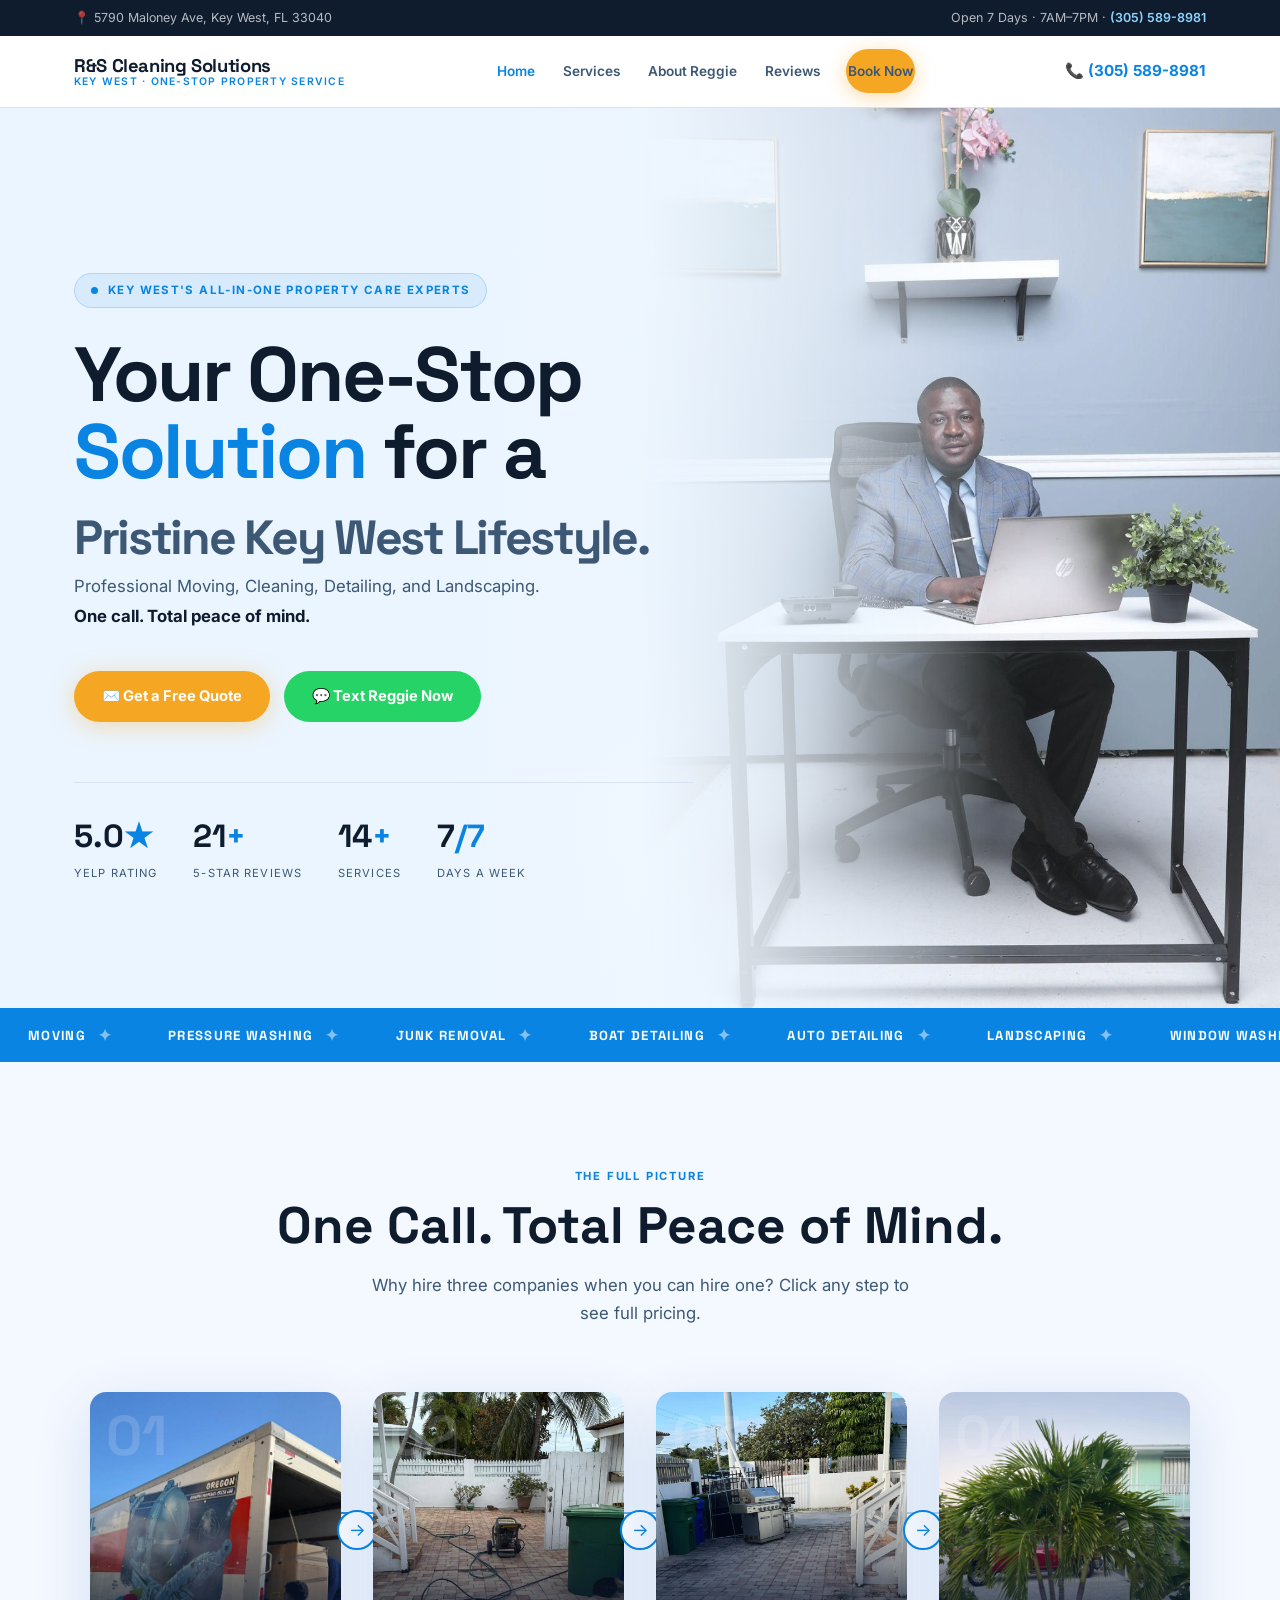
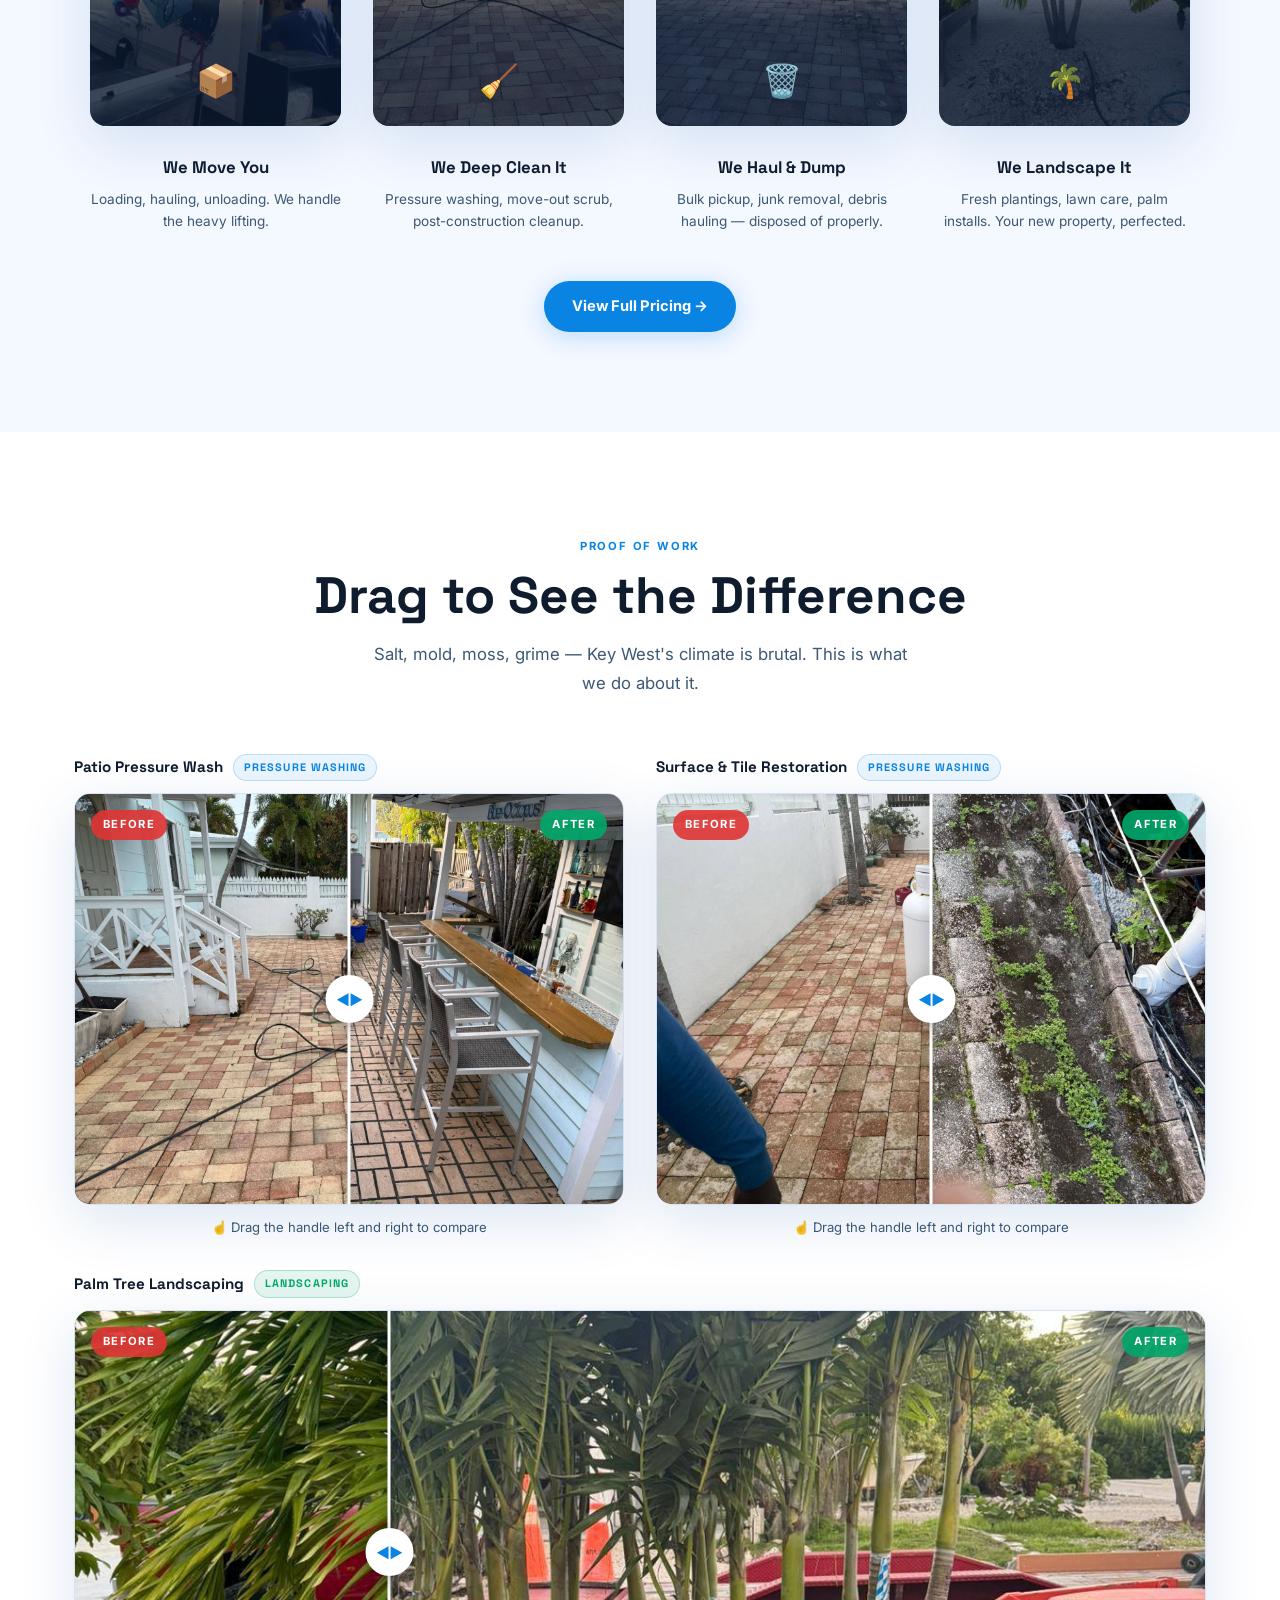
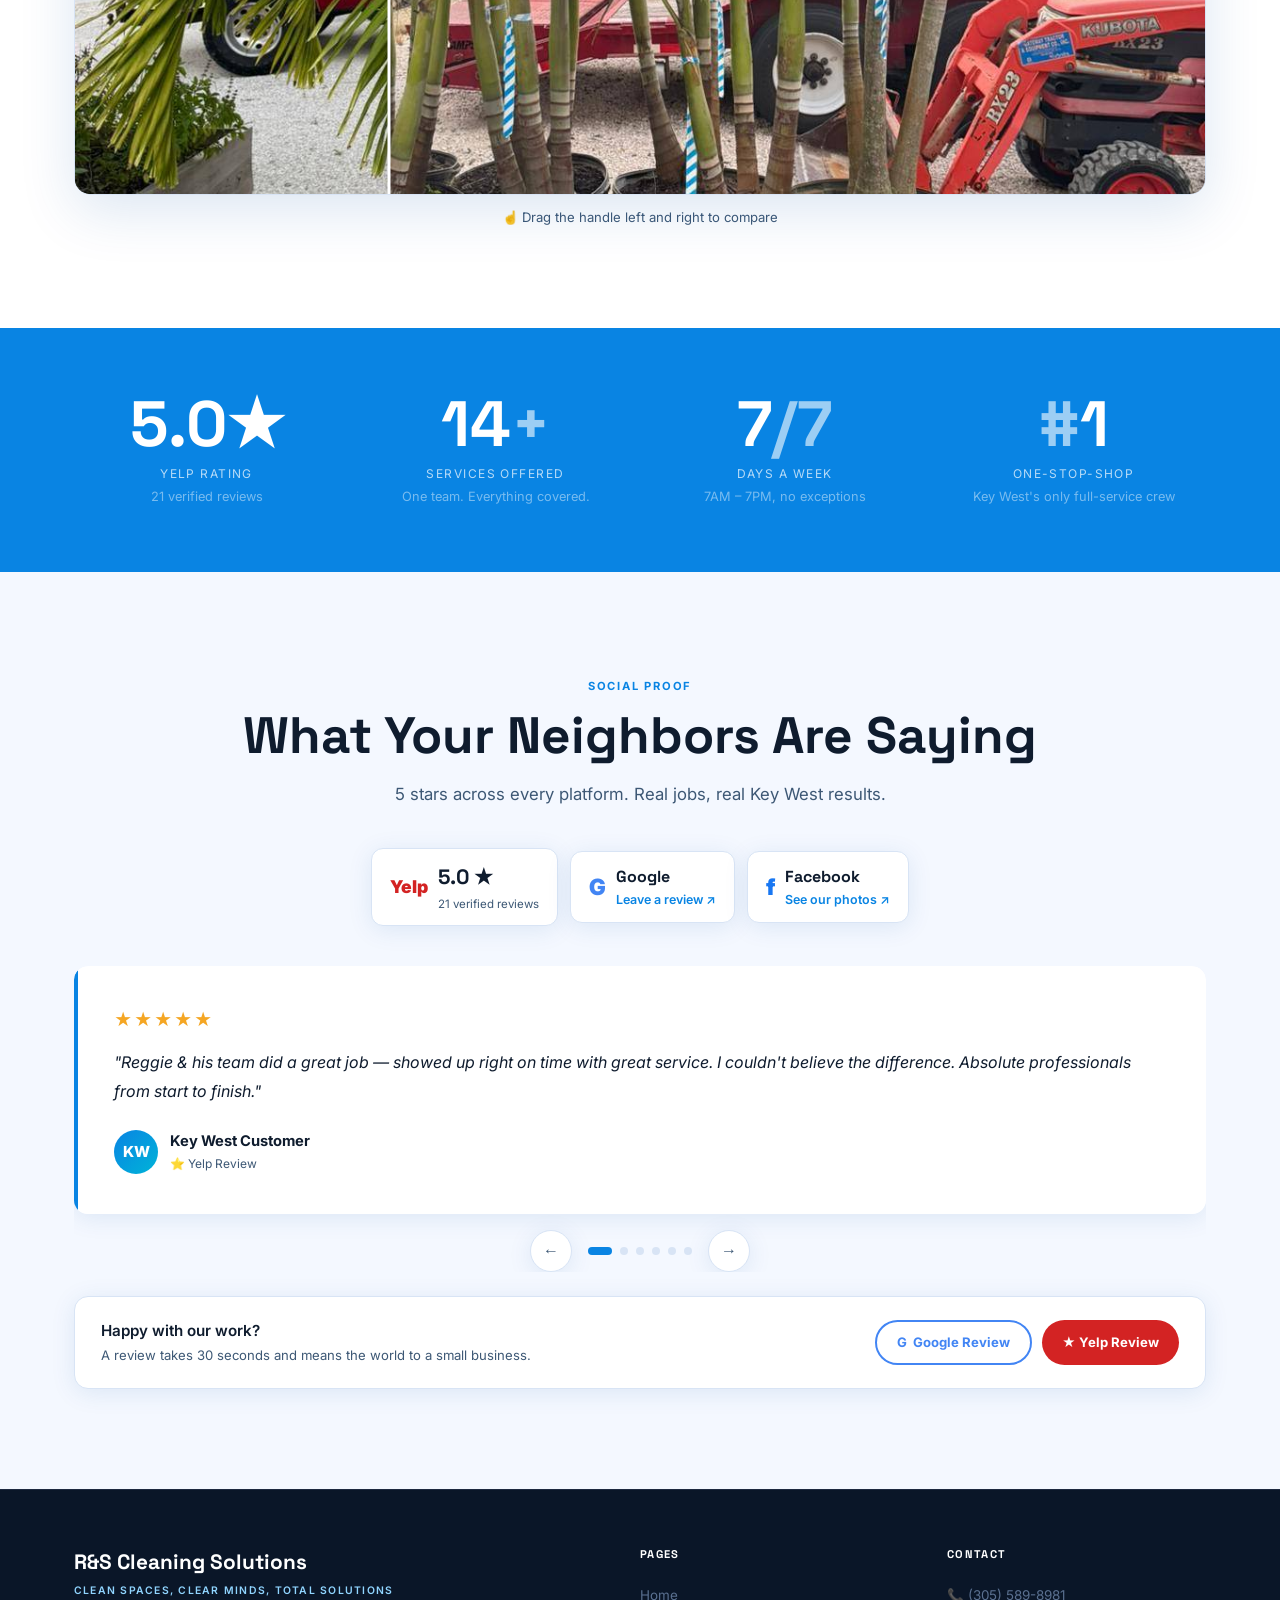
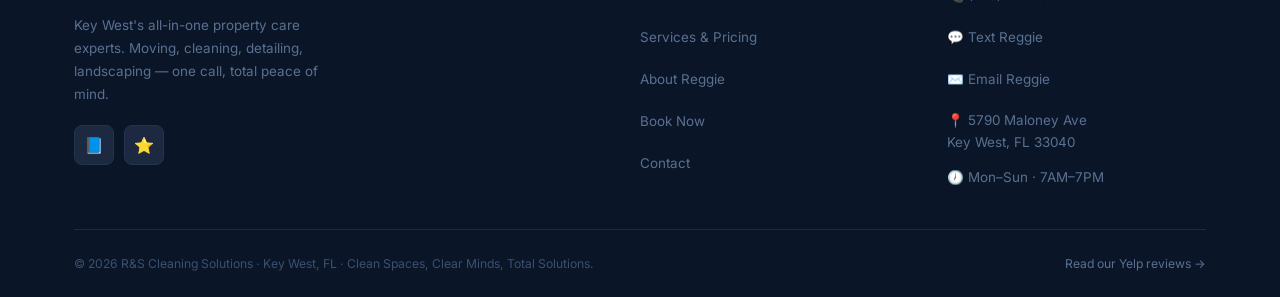
<file: index.html>
<!DOCTYPE html>
<html lang="en">
<head>
  <meta charset="UTF-8" />
  <meta name="viewport" content="width=device-width, initial-scale=1, maximum-scale=1" />
  <title>R&S Cleaning Solutions — Key West | Clean Spaces, Clear Minds</title>
  <meta name="description" content="Key West's all-in-one property care experts. Moving, cleaning, detailing, landscaping. One call, total peace of mind. (305) 589-8981." />
  <meta name="robots" content="index, follow" />
  <link rel="canonical" href="https://rscleaningsolution.com/" />
  <meta property="og:type" content="website" />
  <meta property="og:url" content="https://rscleaningsolution.com/" />
  <meta property="og:title" content="R&S Cleaning Solutions — Key West's One-Stop Property Service" />
  <meta property="og:description" content="Clean Spaces, Clear Minds, Total Solutions. Moving, cleaning, detailing, landscaping. One call." />
  <meta property="og:image" content="https://rscleaningsolution.com/images/og-image.jpg" />

  <script type="application/ld+json">
  {"@context":"https://schema.org","@type":["LocalBusiness","HomeAndConstructionBusiness"],"@id":"https://rscleaningsolution.com/#business","name":"R&S Cleaning Solutions","description":"Professional cleaning, moving, landscaping, boat detailing, auto detailing, pressure washing, pest control, junk removal, and post-construction cleaning in Key West, FL.","url":"https://rscleaningsolution.com","telephone":"+1-305-589-8981","email":"info@rscleaningsolution.com","slogan":"Clean Spaces, Clear Minds, Total Solutions","address":{"@type":"PostalAddress","streetAddress":"5790 Maloney Ave","addressLocality":"Key West","addressRegion":"FL","postalCode":"33040","addressCountry":"US"},"geo":{"@type":"GeoCoordinates","latitude":24.5671,"longitude":-81.7380},"openingHoursSpecification":[{"@type":"OpeningHoursSpecification","dayOfWeek":["Monday","Tuesday","Wednesday","Thursday","Friday","Saturday","Sunday"],"opens":"07:00","closes":"19:00"}],"aggregateRating":{"@type":"AggregateRating","ratingValue":"5.0","reviewCount":"21","bestRating":"5"},"sameAs":["https://www.yelp.com/biz/r-and-s-cleaning-solutions-key-west","https://www.facebook.com/people/RS-cleaning-solutions/61572255374780/"]}
  </script>

  <link rel="preconnect" href="https://fonts.googleapis.com" />
  <link rel="preconnect" href="https://fonts.gstatic.com" crossorigin />
  <link href="https://fonts.googleapis.com/css2?family=Space+Grotesk:wght@400;500;600;700;800&family=Inter:wght@400;500;600&display=swap" rel="stylesheet" />
  <link rel="stylesheet" href="styles.css" />
</head>
<body>

<!-- TOPBAR -->
<div class="topbar">
  <div class="container topbar__inner">
    <span>📍 5790 Maloney Ave, Key West, FL 33040</span>
    <span>Open 7 Days · 7AM–7PM · <a href="tel:+13055898981">(305) 589-8981</a></span>
  </div>
</div>

<!-- NAV -->
<nav class="nav" id="mainNav">
  <div class="container nav__inner">
    <a href="index.html" class="nav__logo">
      <span class="nav__logo-name">R&S Cleaning Solutions</span>
      <span class="nav__logo-tag">Key West · One-Stop Property Service</span>
    </a>
    <ul class="nav__links" id="navLinks">
      <li><a href="index.html" class="active">Home</a></li>
      <li><a href="services.html">Services</a></li>
      <li><a href="about.html">About Reggie</a></li>
      <li><a href="index.html#reviews">Reviews</a></li>
      <li><a href="book.html" class="btn btn--book btn--sm">Book Now</a></li>
    </ul>
    <div class="nav__cta">
      <a href="tel:+13055898981" class="nav__phone">📞 (305) 589-8981</a>
    </div>
    <div class="nav__hamburger" id="hamburger" role="button" tabindex="0" aria-label="Open menu">
      <span></span><span></span><span></span>
    </div>
  </div>
</nav>

<!-- HERO -->
<section class="hero" aria-label="Hero">
  <div class="hero__bg"></div>
  <img class="hero__photo" src="images/reggie-photo.jpg" alt="Reggie, founder of R&S Cleaning Solutions" width="700" height="900" fetchpriority="high" />
  <div class="hero__overlay"></div>
  <div class="container">
    <div class="hero__content">
      <div class="hero__eyebrow">
        <span class="hero__dot"></span>
        Key West's All-In-One Property Care Experts
      </div>
      <h1 class="hero__title">
        Your One-Stop<br />
        <span class="hero__title-accent">Solution</span> for a<br />
        <span class="hero__title-line2">Pristine Key West Lifestyle.</span>
      </h1>
      <p class="hero__sub">
        Professional Moving, Cleaning, Detailing, and Landscaping.<br />
        <strong>One call. Total peace of mind.</strong>
      </p>
      <div class="hero__actions">
        <a href="book.html" class="btn btn--gold">✉️ Get a Free Quote</a>
        <a href="sms:+13055898981" class="btn btn--sms">💬 Text Reggie Now</a>
      </div>
      <div class="hero__stats">
        <div>
          <div class="hero__stat-num">5.0<span>★</span></div>
          <div class="hero__stat-label">Yelp Rating</div>
        </div>
        <div>
          <div class="hero__stat-num">21<span>+</span></div>
          <div class="hero__stat-label">5-Star Reviews</div>
        </div>
        <div>
          <div class="hero__stat-num">14<span>+</span></div>
          <div class="hero__stat-label">Services</div>
        </div>
        <div>
          <div class="hero__stat-num">7<span>/7</span></div>
          <div class="hero__stat-label">Days a Week</div>
        </div>
      </div>
    </div>
  </div>
</section>

<!-- MARQUEE -->
<div class="marquee" aria-hidden="true">
  <div class="marquee__track">
    <span class="marquee__item">Moving <span class="marquee__sep">✦</span></span>
    <span class="marquee__item">Pressure Washing <span class="marquee__sep">✦</span></span>
    <span class="marquee__item">Junk Removal <span class="marquee__sep">✦</span></span>
    <span class="marquee__item">Boat Detailing <span class="marquee__sep">✦</span></span>
    <span class="marquee__item">Auto Detailing <span class="marquee__sep">✦</span></span>
    <span class="marquee__item">Landscaping <span class="marquee__sep">✦</span></span>
    <span class="marquee__item">Window Washing <span class="marquee__sep">✦</span></span>
    <span class="marquee__item">Trash Can Cleaning <span class="marquee__sep">✦</span></span>
    <span class="marquee__item">Post-Construction <span class="marquee__sep">✦</span></span>
    <span class="marquee__item">Extermination <span class="marquee__sep">✦</span></span>
    <span class="marquee__item">Moving <span class="marquee__sep">✦</span></span>
    <span class="marquee__item">Pressure Washing <span class="marquee__sep">✦</span></span>
    <span class="marquee__item">Junk Removal <span class="marquee__sep">✦</span></span>
    <span class="marquee__item">Boat Detailing <span class="marquee__sep">✦</span></span>
    <span class="marquee__item">Auto Detailing <span class="marquee__sep">✦</span></span>
    <span class="marquee__item">Landscaping <span class="marquee__sep">✦</span></span>
    <span class="marquee__item">Window Washing <span class="marquee__sep">✦</span></span>
    <span class="marquee__item">Post-Construction <span class="marquee__sep">✦</span></span>
  </div>
</div>

<!-- JOURNEY -->
<section class="section journey" id="how-it-works" aria-labelledby="journey-title">
  <div class="container">
    <div class="journey__header reveal">
      <span class="label">The Full Picture</span>
      <h2 class="section-title" id="journey-title">One Call. Total Peace of Mind.</h2>
      <p class="section-sub">Why hire three companies when you can hire one? Click any step to see full pricing.</p>
    </div>
    <div class="journey__grid">
      <div class="journey__step reveal delay-1">
        <div class="journey__img-wrap">
          <img src="images/moving-1.jpg" alt="Moving service Key West" width="400" height="533" loading="lazy" />
          <div class="journey__img-overlay"></div>
          <div class="journey__num">01</div>
          <div class="journey__icon">📦</div>
        </div>
        <div class="journey__connector">→</div>
        <div class="journey__label"><a href="services.html#moving">We Move You</a></div>
        <p class="journey__desc">Loading, hauling, unloading. We handle the heavy lifting.</p>
      </div>
      <div class="journey__step reveal delay-2">
        <div class="journey__img-wrap">
          <img src="images/after-1.jpg" alt="Pressure washing result Key West" width="400" height="533" loading="lazy" />
          <div class="journey__img-overlay"></div>
          <div class="journey__num">02</div>
          <div class="journey__icon">🧹</div>
        </div>
        <div class="journey__connector">→</div>
        <div class="journey__label"><a href="services.html#cleaning">We Deep Clean It</a></div>
        <p class="journey__desc">Pressure washing, move-out scrub, post-construction cleanup.</p>
      </div>
      <div class="journey__step reveal delay-3">
        <div class="journey__img-wrap">
          <img src="images/before-3.jpg" alt="Junk removal Key West" width="400" height="533" loading="lazy" />
          <div class="journey__img-overlay"></div>
          <div class="journey__num">03</div>
          <div class="journey__icon">🗑️</div>
        </div>
        <div class="journey__connector">→</div>
        <div class="journey__label"><a href="services.html#hauling">We Haul &amp; Dump</a></div>
        <p class="journey__desc">Bulk pickup, junk removal, debris hauling — disposed of properly.</p>
      </div>
      <div class="journey__step reveal delay-4">
        <div class="journey__img-wrap">
          <img src="images/landscape-after.jpg" alt="Landscaping Key West" width="400" height="533" loading="lazy" />
          <div class="journey__img-overlay"></div>
          <div class="journey__num">04</div>
          <div class="journey__icon">🌴</div>
        </div>
        <div class="journey__label"><a href="services.html#landscaping">We Landscape It</a></div>
        <p class="journey__desc">Fresh plantings, lawn care, palm installs. Your new property, perfected.</p>
      </div>
    </div>
    <div style="text-align:center;margin-top:48px">
      <a href="services.html" class="btn btn--accent">View Full Pricing →</a>
    </div>
  </div>
</section>

<!-- BEFORE / AFTER -->
<section class="section ba-section" id="results" aria-labelledby="ba-title">
  <div class="container">
    <div class="ba-section__header reveal">
      <span class="label">Proof of Work</span>
      <h2 class="section-title" id="ba-title">Drag to See the Difference</h2>
      <p class="section-sub">Salt, mold, moss, grime — Key West's climate is brutal. This is what we do about it.</p>
    </div>
    <div class="ba-grid reveal">
      <div>
        <div class="ba-card-label">Patio Pressure Wash <span class="ba-tag ba-tag--pressure">Pressure Washing</span></div>
        <div class="ba-slider" id="baSlider1" role="img" aria-label="Before and after patio pressure wash">
          <img class="ba-base" src="images/before-1.jpg" alt="Before — mossy dirty brick patio" width="800" height="600" loading="lazy" />
          <div class="ba-after" id="baAfter1"><img src="images/after-1.jpg" alt="After — clean restored patio" width="800" height="600" loading="lazy" /></div>
          <div class="ba-handle" id="baHandle1"><div class="ba-handle__circle">◀▶</div></div>
          <div class="ba-label ba-label--before">BEFORE</div>
          <div class="ba-label ba-label--after">AFTER</div>
        </div>
        <p class="ba-hint">☝️ Drag the handle left and right to compare</p>
      </div>
      <div>
        <div class="ba-card-label">Surface &amp; Tile Restoration <span class="ba-tag ba-tag--pressure">Pressure Washing</span></div>
        <div class="ba-slider" id="baSlider2" role="img" aria-label="Before and after tile restoration">
          <img class="ba-base" src="images/before-2.jpg" alt="Before — weathered mossy tile" width="800" height="600" loading="lazy" />
          <div class="ba-after" id="baAfter2"><img src="images/after-1a.jpg" alt="After — clean restored tile" width="800" height="600" loading="lazy" /></div>
          <div class="ba-handle" id="baHandle2"><div class="ba-handle__circle">◀▶</div></div>
          <div class="ba-label ba-label--before">BEFORE</div>
          <div class="ba-label ba-label--after">AFTER</div>
        </div>
        <p class="ba-hint">☝️ Drag the handle left and right to compare</p>
      </div>
    </div>
    <div style="margin-top:32px" class="reveal">
      <div class="ba-card-label">Palm Tree Landscaping <span class="ba-tag ba-tag--landscape">Landscaping</span></div>
      <div class="ba-slider" id="baSlider3" style="aspect-ratio:21/9" role="img" aria-label="Before and after landscaping">
        <img class="ba-base" src="images/landscape-before.jpg" alt="Before — palms in pots" width="1200" height="514" loading="lazy" />
        <div class="ba-after" id="baAfter3"><img src="images/landscape-after.jpg" alt="After — installed palms" width="1200" height="514" loading="lazy" /></div>
        <div class="ba-handle" id="baHandle3"><div class="ba-handle__circle">◀▶</div></div>
        <div class="ba-label ba-label--before">BEFORE</div>
        <div class="ba-label ba-label--after">AFTER</div>
      </div>
      <p class="ba-hint">☝️ Drag the handle left and right to compare</p>
    </div>
  </div>
</section>

<!-- STATS -->
<div class="stats" aria-label="Business statistics">
  <div class="container">
    <div class="stats__grid">
      <div class="reveal" style="text-align:center">
        <div class="stat__num">5.0★</div>
        <div class="stat__label">Yelp Rating</div>
        <div class="stat__sub">21 verified reviews</div>
      </div>
      <div class="reveal delay-1" style="text-align:center">
        <div class="stat__num">14<span class="stat__num-accent">+</span></div>
        <div class="stat__label">Services Offered</div>
        <div class="stat__sub">One team. Everything covered.</div>
      </div>
      <div class="reveal delay-2" style="text-align:center">
        <div class="stat__num">7<span class="stat__num-accent">/7</span></div>
        <div class="stat__label">Days a Week</div>
        <div class="stat__sub">7AM – 7PM, no exceptions</div>
      </div>
      <div class="reveal delay-3" style="text-align:center">
        <div class="stat__num"><span class="stat__num-accent">#</span>1</div>
        <div class="stat__label">One-Stop-Shop</div>
        <div class="stat__sub">Key West's only full-service crew</div>
      </div>
    </div>
  </div>
</div>

<!-- REVIEWS -->
<section class="section reviews" id="reviews" aria-labelledby="reviews-title">
  <div class="container">
    <div class="reviews__header reveal">
      <span class="label">Social Proof</span>
      <h2 class="section-title" id="reviews-title">What Your Neighbors Are Saying</h2>
      <p class="section-sub" style="margin:0 auto">5 stars across every platform. Real jobs, real Key West results.</p>
    </div>
    <div class="reviews__platforms reveal">
      <a href="https://www.yelp.com/biz/r-and-s-cleaning-solutions-key-west" target="_blank" rel="noopener" class="platform-badge">
        <span class="platform-badge__logo platform-badge__logo--yelp">Yelp</span>
        <div><div class="platform-badge__score">5.0 ★</div><div class="platform-badge__count">21 verified reviews</div></div>
      </a>
      <a href="https://www.google.com/maps/search/R%26S+Cleaning+Solutions+Key+West+FL+33040" target="_blank" rel="noopener" class="platform-badge">
        <span class="platform-badge__logo platform-badge__logo--google" style="font-size:1.4rem">G</span>
        <div><div class="platform-badge__score" style="font-size:1rem">Google</div><div class="platform-badge__action">Leave a review ↗</div></div>
      </a>
      <a href="https://www.facebook.com/people/RS-cleaning-solutions/61572255374780/" target="_blank" rel="noopener" class="platform-badge">
        <span class="platform-badge__logo platform-badge__logo--fb" style="font-size:1.4rem">f</span>
        <div><div class="platform-badge__score" style="font-size:1rem">Facebook</div><div class="platform-badge__action">See our photos ↗</div></div>
      </a>
    </div>
    <div class="reveal">
      <div class="carousel" id="reviewsCarousel" aria-label="Customer reviews">
        <div class="carousel__track-wrap">
          <div class="carousel__track" id="carouselTrack" role="list"></div>
        </div>
        <div class="carousel__controls">
          <button class="carousel__btn" id="prevBtn" aria-label="Previous review">&#8592;</button>
          <div class="carousel__dots" id="carouselDots" role="tablist"></div>
          <button class="carousel__btn" id="nextBtn" aria-label="Next review">&#8594;</button>
        </div>
      </div>
    </div>
    <div class="reviews__cta reveal">
      <div class="reviews__cta-text">
        Happy with our work?
        <span>A review takes 30 seconds and means the world to a small business.</span>
      </div>
      <div class="reviews__cta-btns">
        <a href="https://www.google.com/maps/search/R%26S+Cleaning+Solutions+Key+West+FL+33040" target="_blank" rel="noopener" class="btn btn--google btn--sm">G&nbsp; Google Review</a>
        <a href="https://www.yelp.com/biz/r-and-s-cleaning-solutions-key-west" target="_blank" rel="noopener" class="btn btn--yelp btn--sm">★ Yelp Review</a>
      </div>
    </div>
  </div>
</section>

<!-- FOOTER -->
<footer class="footer">
  <div class="container">
    <div class="footer__grid">
      <div>
        <div class="footer__brand-name">R&S Cleaning Solutions</div>
        <div class="footer__brand-tag">Clean Spaces, Clear Minds, Total Solutions</div>
        <p class="footer__brand-desc">Key West's all-in-one property care experts. Moving, cleaning, detailing, landscaping — one call, total peace of mind.</p>
        <div class="footer__social">
          <a href="https://www.facebook.com/people/RS-cleaning-solutions/61572255374780/" target="_blank" rel="noopener" class="footer__social-link" aria-label="Facebook">📘</a>
          <a href="https://www.yelp.com/biz/r-and-s-cleaning-solutions-key-west" target="_blank" rel="noopener" class="footer__social-link" aria-label="Yelp">⭐</a>
        </div>
      </div>
      <div>
        <div class="footer__col-title">Pages</div>
        <ul class="footer__links">
          <li><a href="index.html">Home</a></li>
          <li><a href="services.html">Services &amp; Pricing</a></li>
          <li><a href="about.html">About Reggie</a></li>
          <li><a href="book.html">Book Now</a></li>
          <li><a href="contact.html">Contact</a></li>
        </ul>
      </div>
      <div>
        <div class="footer__col-title">Contact</div>
        <ul class="footer__links">
          <li><a href="tel:+13055898981">📞 (305) 589-8981</a></li>
          <li><a href="sms:+13055898981">💬 Text Reggie</a></li>
          <li><a href="mailto:info@rscleaningsolution.com">✉️ Email Reggie</a></li>
          <li style="color:#5A7090;font-size:.84rem;line-height:1.6;padding:4px 0">📍 5790 Maloney Ave<br />Key West, FL 33040</li>
          <li style="color:#5A7090;font-size:.84rem">🕖 Mon–Sun · 7AM–7PM</li>
        </ul>
      </div>
    </div>
    <div class="footer__bottom">
      <span>© 2026 R&S Cleaning Solutions · Key West, FL · Clean Spaces, Clear Minds, Total Solutions.</span>
      <a href="https://www.yelp.com/biz/r-and-s-cleaning-solutions-key-west" target="_blank" rel="noopener" style="color:#5A7090">Read our Yelp reviews →</a>
    </div>
  </div>
</footer>

<!-- MOBILE STICKY CTA -->
<div class="sticky-mobile-cta" aria-label="Quick contact">
  <a href="tel:+13055898981" class="btn btn--call">📞 Call Reggie</a>
  <a href="sms:+13055898981" class="btn btn--sms">💬 Text Us</a>
  <a href="book.html" class="btn btn--book">Book Now</a>
</div>

<script>
/* Nav */
const nav = document.getElementById('mainNav');
const hamburger = document.getElementById('hamburger');
const navLinks = document.getElementById('navLinks');
window.addEventListener('scroll', () => nav.classList.toggle('scrolled', window.scrollY > 40), { passive:true });
hamburger.addEventListener('click', () => navLinks.classList.toggle('open'));
hamburger.addEventListener('keydown', e => { if(e.key==='Enter') navLinks.classList.toggle('open'); });
navLinks.querySelectorAll('a').forEach(l => l.addEventListener('click', () => navLinks.classList.remove('open')));

/* Smooth scroll */
document.querySelectorAll('a[href^="#"]').forEach(a => {
  a.addEventListener('click', e => {
    const t = document.querySelector(a.getAttribute('href'));
    if (!t) return;
    e.preventDefault();
    window.scrollTo({ top: t.offsetTop - 80, behavior:'smooth' });
  });
});

/* Reveal */
const revealObs = new IntersectionObserver(entries => {
  entries.forEach(e => { if(e.isIntersecting){ e.target.classList.add('visible'); revealObs.unobserve(e.target); } });
}, { threshold:0.1 });
document.querySelectorAll('.reveal').forEach(el => revealObs.observe(el));

/* Before/After sliders */
function initBASlider(sliderId, afterId, handleId, delay) {
  const slider = document.getElementById(sliderId);
  const after  = document.getElementById(afterId);
  const handle = document.getElementById(handleId);
  if (!slider) return;
  let dragging = false;
  function setPos(clientX) {
    const r = slider.getBoundingClientRect();
    const pct = Math.max(2, Math.min(98, (clientX - r.left) / r.width * 100));
    after.style.clipPath = `inset(0 ${100 - pct}% 0 0)`;
    handle.style.left = pct + '%';
  }
  slider.addEventListener('mousedown',  e => { dragging = true; setPos(e.clientX); e.preventDefault(); });
  window.addEventListener('mousemove',  e => { if (dragging) setPos(e.clientX); });
  window.addEventListener('mouseup',   () => { dragging = false; });
  slider.addEventListener('touchstart', e => { dragging = true; setPos(e.touches[0].clientX); }, { passive:true });
  window.addEventListener('touchmove',  e => { if (dragging) setPos(e.touches[0].clientX); }, { passive:true });
  window.addEventListener('touchend',  () => { dragging = false; });
  setTimeout(() => {
    let p = 80, dir = -1;
    const intro = setInterval(() => {
      p += dir * 1.8;
      setPos(slider.getBoundingClientRect().left + slider.offsetWidth * p / 100);
      if (p <= 20 || p >= 80) dir *= -1;
      if (p >= 50 && dir === 1) { clearInterval(intro); setPos(slider.getBoundingClientRect().left + slider.offsetWidth * 0.5); }
    }, 16);
  }, delay);
}
initBASlider('baSlider1','baAfter1','baHandle1', 900);
initBASlider('baSlider2','baAfter2','baHandle2', 1300);
initBASlider('baSlider3','baAfter3','baHandle3', 1700);
</script>

<!-- Reviews carousel -->
<script src="reviews-data.js"></script>
<script>
(function(){
  const track = document.getElementById('carouselTrack');
  const dotsWrap = document.getElementById('carouselDots');
  const prevBtn = document.getElementById('prevBtn');
  const nextBtn = document.getElementById('nextBtn');
  if (!track || !window.REVIEWS) return;
  let current = 0, timer;
  const DELAY = 5500;
  function renderCards() {
    track.innerHTML = ''; dotsWrap.innerHTML = '';
    REVIEWS.forEach((r, i) => {
      const card = document.createElement('div');
      card.className = 'review-card'; card.setAttribute('role','listitem');
      card.innerHTML = `<div class="review-card__stars stars">${'★'.repeat(r.stars)}</div><p class="review-card__text">"${r.text}"</p><div class="review-card__author"><div class="review-card__avatar">${r.initials}</div><div><div class="review-card__name">${r.name}</div><div class="review-card__source">⭐ ${r.source}</div></div></div>`;
      track.appendChild(card);
      const dot = document.createElement('button');
      dot.className = 'carousel__dot' + (i===0?' active':'');
      dot.setAttribute('role','tab'); dot.setAttribute('aria-label',`Review ${i+1}`);
      dot.addEventListener('click', () => goTo(i));
      dotsWrap.appendChild(dot);
    });
  }
  function goTo(idx) {
    current = (idx + REVIEWS.length) % REVIEWS.length;
    track.style.transform = `translateX(-${current*100}%)`;
    dotsWrap.querySelectorAll('.carousel__dot').forEach((d,i) => d.classList.toggle('active', i===current));
    clearInterval(timer); timer = setInterval(() => goTo(current+1), DELAY);
  }
  prevBtn.addEventListener('click', () => goTo(current-1));
  nextBtn.addEventListener('click', () => goTo(current+1));
  let tx = 0;
  track.addEventListener('touchstart', e => { tx = e.touches[0].clientX; }, { passive:true });
  track.addEventListener('touchend', e => { const dx = e.changedTouches[0].clientX - tx; if(Math.abs(dx)>40) goTo(dx<0?current+1:current-1); }, { passive:true });
  renderCards(); timer = setInterval(() => goTo(current+1), DELAY);
})();
</script>

</body>
</html>
</file>
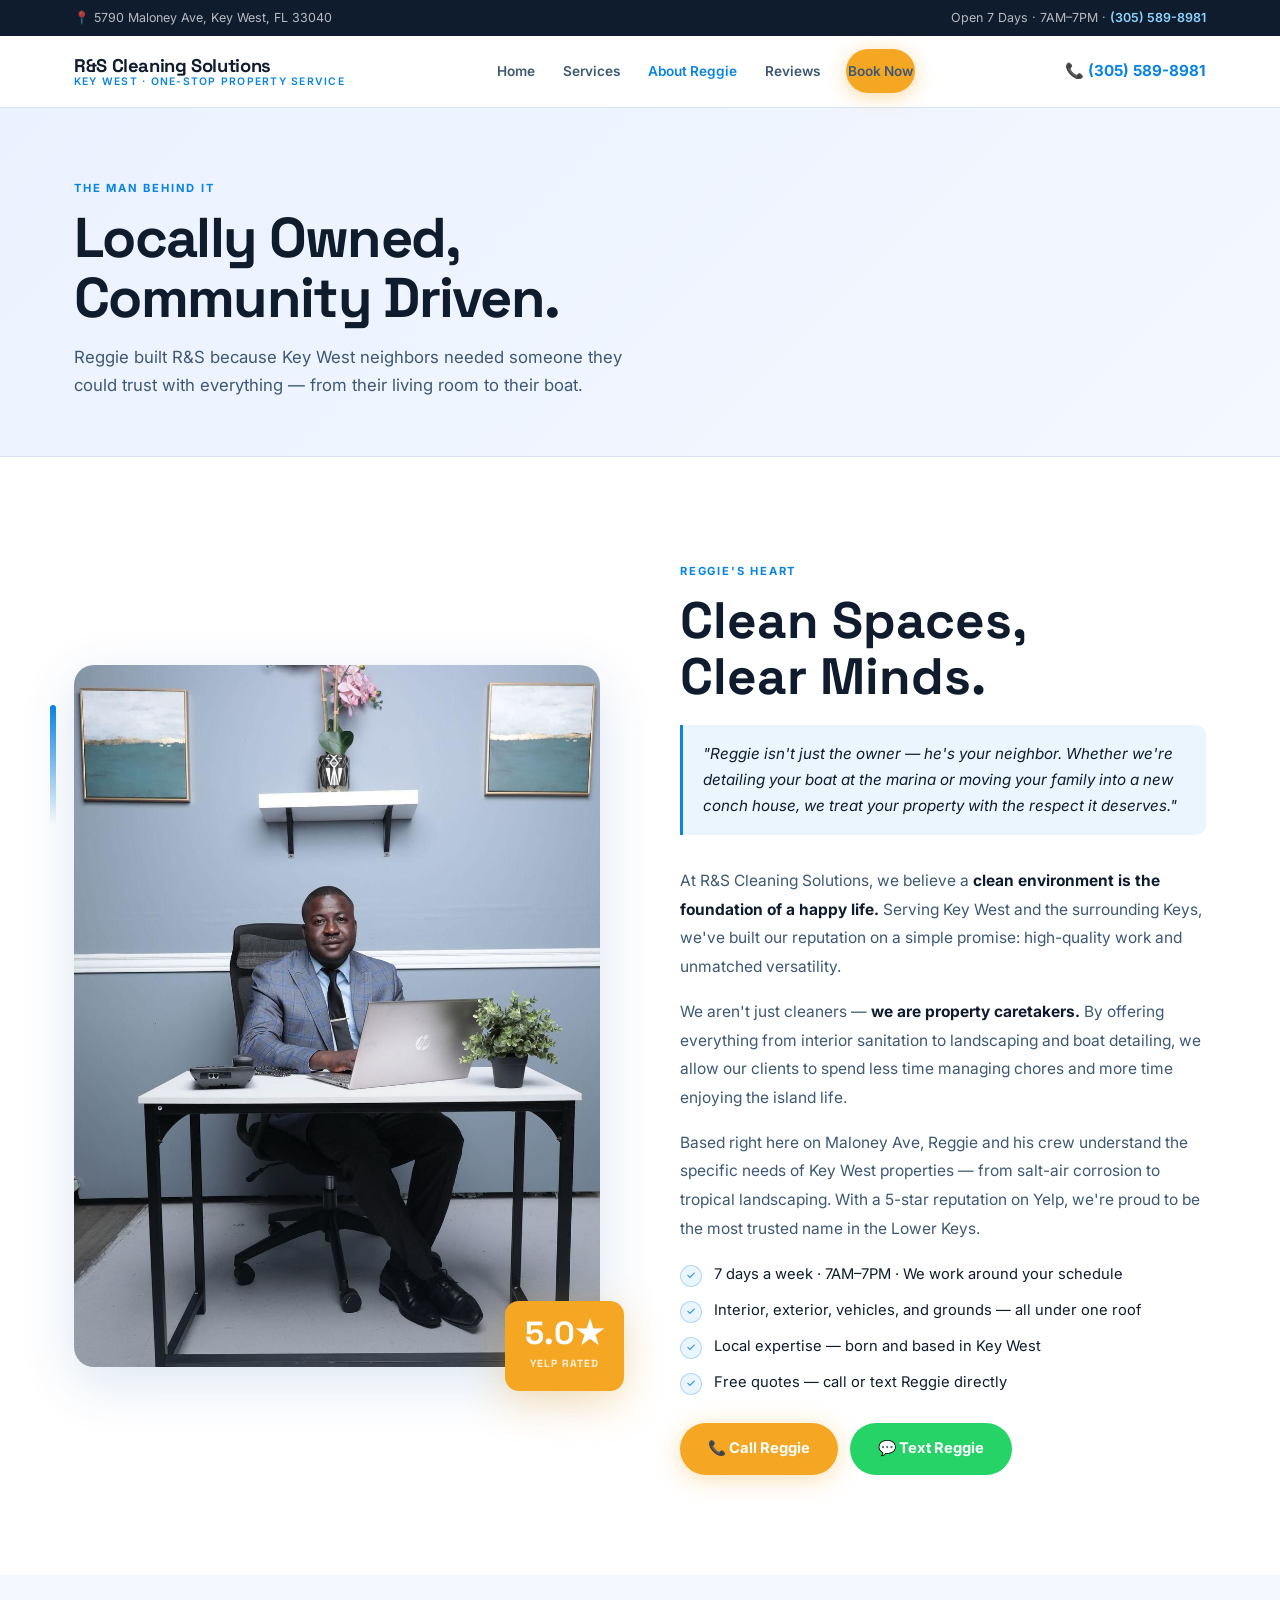
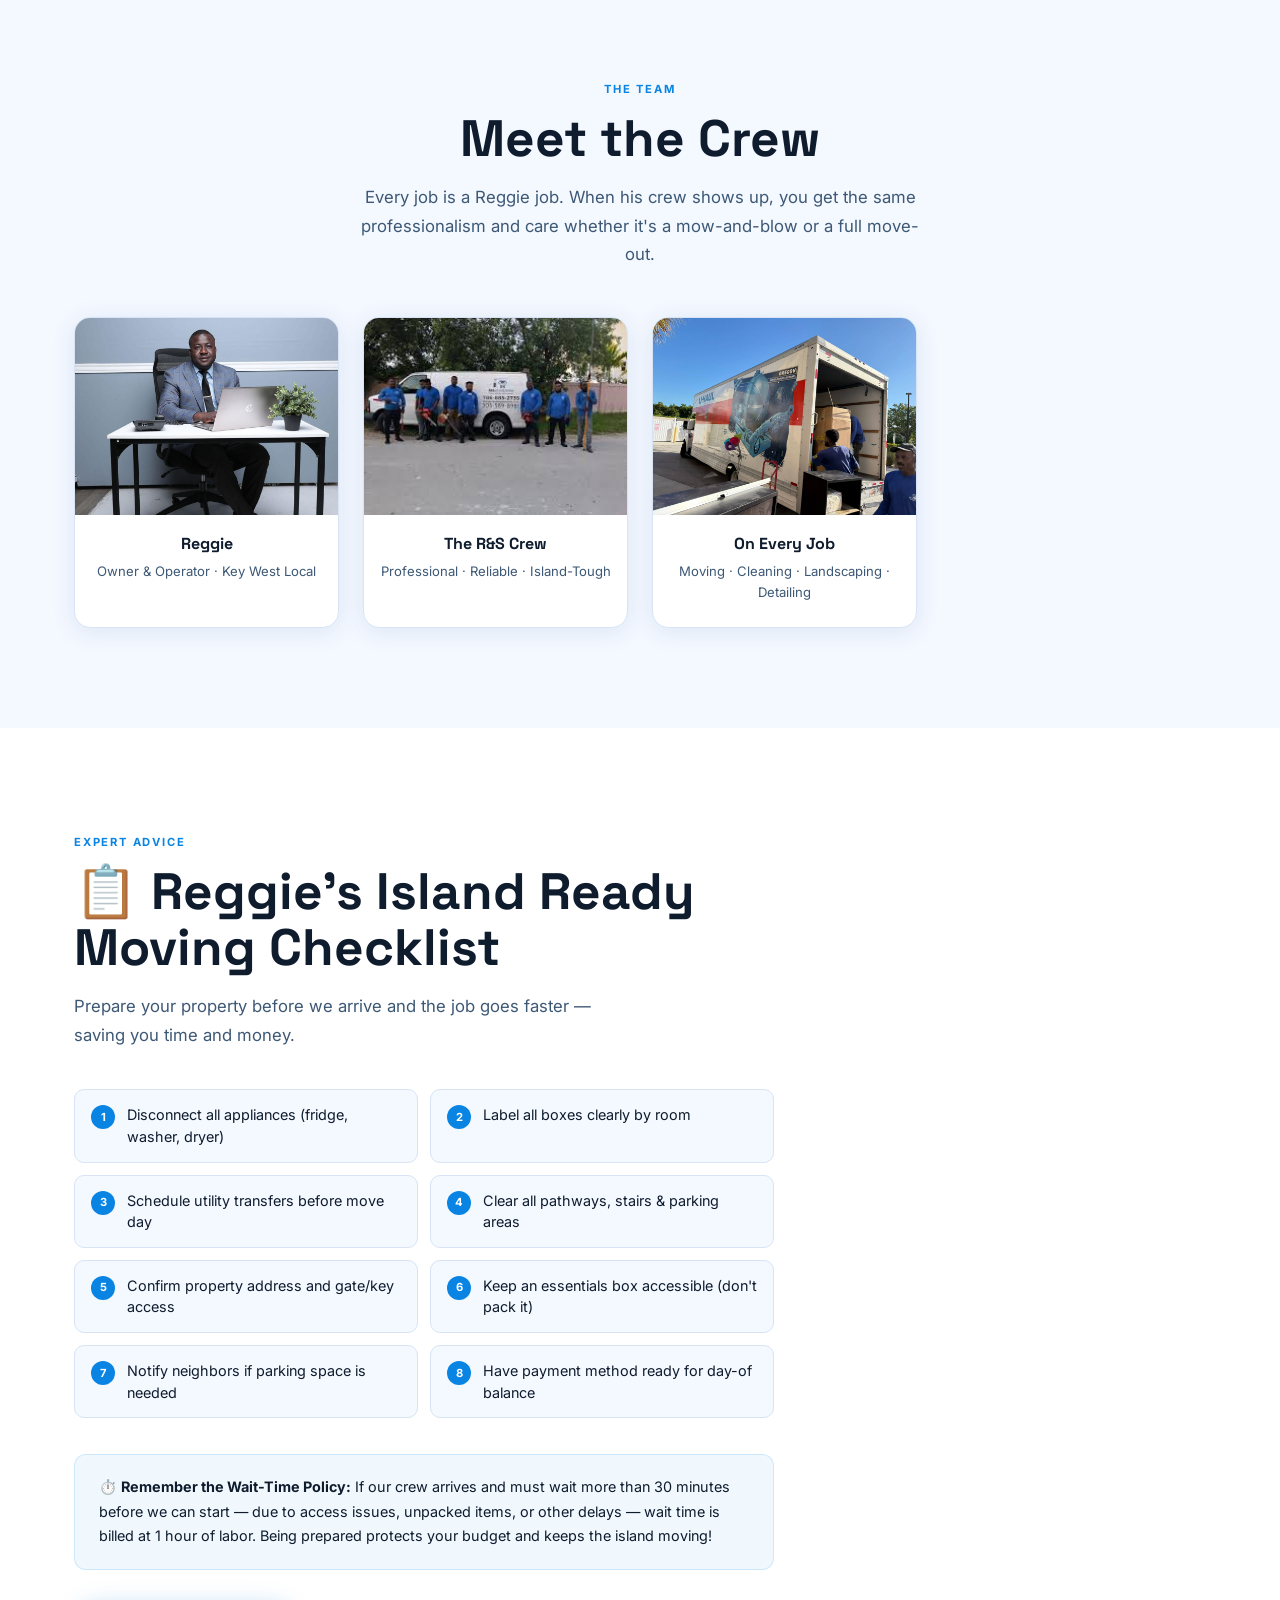
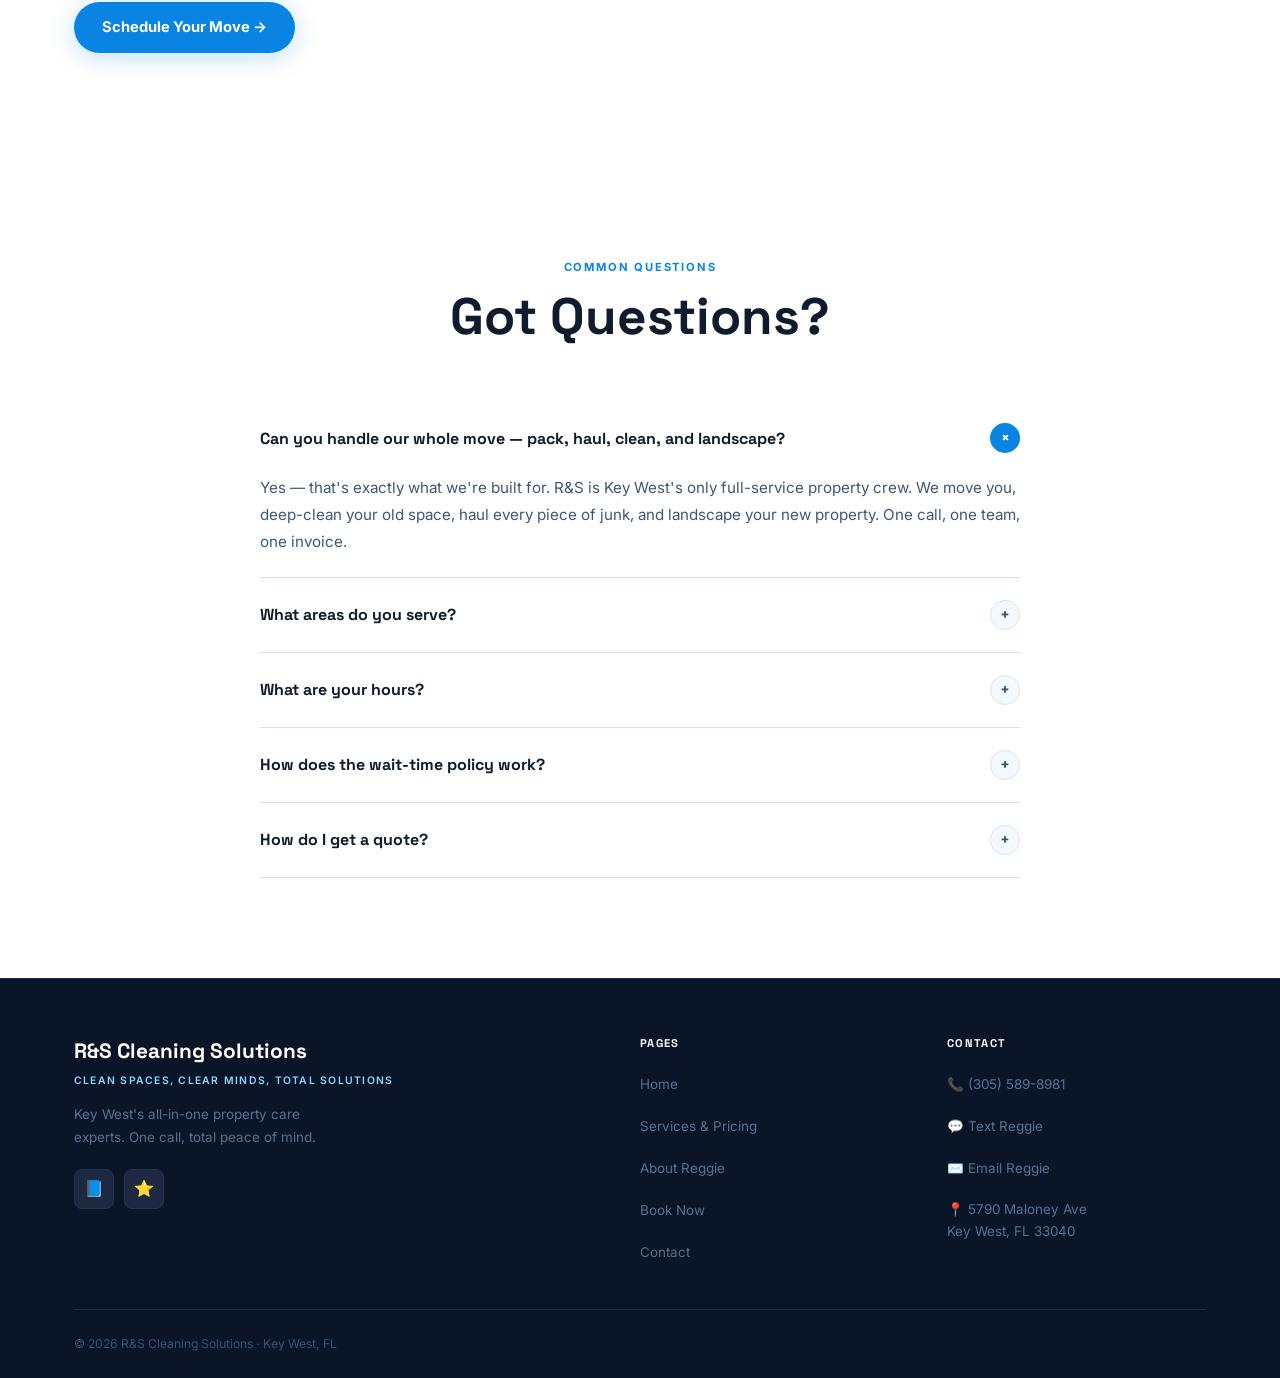
<file: about.html>
<!DOCTYPE html>
<html lang="en">
<head>
  <meta charset="UTF-8" />
  <meta name="viewport" content="width=device-width, initial-scale=1, maximum-scale=1" />
  <title>About Reggie — R&S Cleaning Solutions Key West</title>
  <meta name="description" content="Meet Reggie — locally owned, community driven. R&S Cleaning Solutions is built on trust, hard work, and knowing Key West. Learn our story." />
  <link rel="preconnect" href="https://fonts.googleapis.com" />
  <link rel="preconnect" href="https://fonts.gstatic.com" crossorigin />
  <link href="https://fonts.googleapis.com/css2?family=Space+Grotesk:wght@400;500;600;700;800&family=Inter:wght@400;500;600&display=swap" rel="stylesheet" />
  <link rel="stylesheet" href="styles.css" />
</head>
<body>

<div class="topbar">
  <div class="container topbar__inner">
    <span>📍 5790 Maloney Ave, Key West, FL 33040</span>
    <span>Open 7 Days · 7AM–7PM · <a href="tel:+13055898981">(305) 589-8981</a></span>
  </div>
</div>

<nav class="nav" id="mainNav">
  <div class="container nav__inner">
    <a href="index.html" class="nav__logo">
      <span class="nav__logo-name">R&S Cleaning Solutions</span>
      <span class="nav__logo-tag">Key West · One-Stop Property Service</span>
    </a>
    <ul class="nav__links" id="navLinks">
      <li><a href="index.html">Home</a></li>
      <li><a href="services.html">Services</a></li>
      <li><a href="about.html" class="active">About Reggie</a></li>
      <li><a href="index.html#reviews">Reviews</a></li>
      <li><a href="book.html" class="btn btn--book btn--sm">Book Now</a></li>
    </ul>
    <div class="nav__cta">
      <a href="tel:+13055898981" class="nav__phone">📞 (305) 589-8981</a>
    </div>
    <div class="nav__hamburger" id="hamburger" role="button" tabindex="0" aria-label="Open menu">
      <span></span><span></span><span></span>
    </div>
  </div>
</nav>

<!-- PAGE HERO -->
<div class="page-hero">
  <div class="container">
    <span class="label">The Man Behind It</span>
    <h1>Locally Owned,<br />Community Driven.</h1>
    <p class="page-hero__sub">Reggie built R&S because Key West neighbors needed someone they could trust with everything — from their living room to their boat.</p>
  </div>
</div>

<!-- REGGIE'S STORY -->
<section class="section about" id="story" aria-labelledby="about-title">
  <div class="container">
    <div class="about__grid">
      <div class="about__photo-col reveal">
        <div class="about__accent-line"></div>
        <div class="about__photo-frame">
          <img src="images/reggie-photo.jpg" alt="Reggie, founder and owner of R&S Cleaning Solutions, Key West FL" width="480" height="640" loading="lazy" />
        </div>
        <div class="about__badge-wrap">
          <div class="about__badge">
            <span class="about__badge-num">5.0★</span>
            <span class="about__badge-text">Yelp Rated</span>
          </div>
        </div>
      </div>
      <div class="about__text reveal delay-2">
        <span class="label">Reggie's Heart</span>
        <h2 class="section-title" id="about-title">Clean Spaces,<br />Clear Minds.</h2>
        <div class="about__quote">
          "Reggie isn't just the owner — he's your neighbor. Whether we're detailing your boat at the marina or moving your family into a new conch house, we treat your property with the respect it deserves."
        </div>
        <p>
          At R&S Cleaning Solutions, we believe a <strong>clean environment is the foundation of a happy life.</strong>
          Serving Key West and the surrounding Keys, we've built our reputation on a simple promise:
          high-quality work and unmatched versatility.
        </p>
        <p>
          We aren't just cleaners — <strong>we are property caretakers.</strong> By offering everything from
          interior sanitation to landscaping and boat detailing, we allow our clients to spend less time
          managing chores and more time enjoying the island life.
        </p>
        <p>
          Based right here on Maloney Ave, Reggie and his crew understand the specific needs of
          Key West properties — from salt-air corrosion to tropical landscaping. With a
          5-star reputation on Yelp, we're proud to be the most trusted name in the Lower Keys.
        </p>
        <ul class="about__checks">
          <li class="about__check"><span class="about__check-icon">✓</span> 7 days a week · 7AM–7PM · We work around your schedule</li>
          <li class="about__check"><span class="about__check-icon">✓</span> Interior, exterior, vehicles, and grounds — all under one roof</li>
          <li class="about__check"><span class="about__check-icon">✓</span> Local expertise — born and based in Key West</li>
          <li class="about__check"><span class="about__check-icon">✓</span> Free quotes — call or text Reggie directly</li>
        </ul>
        <div style="display:flex;gap:12px;flex-wrap:wrap">
          <a href="tel:+13055898981" class="btn btn--gold">📞 Call Reggie</a>
          <a href="sms:+13055898981" class="btn btn--sms">💬 Text Reggie</a>
        </div>
      </div>
    </div>
  </div>
</section>

<!-- MEET THE CREW -->
<section class="section crew" id="crew" aria-labelledby="crew-title">
  <div class="container">
    <div class="crew__header reveal">
      <span class="label">The Team</span>
      <h2 class="section-title" id="crew-title">Meet the Crew</h2>
      <p class="section-sub" style="margin:0 auto">Every job is a Reggie job. When his crew shows up, you get the same professionalism and care whether it's a mow-and-blow or a full move-out.</p>
    </div>
    <div class="crew__grid">
      <div class="crew-card reveal delay-1">
        <img src="images/reggie-photo.jpg" alt="Reggie — Owner & Operator" loading="lazy" />
        <div class="crew-card__name">Reggie</div>
        <div class="crew-card__role">Owner &amp; Operator · Key West Local</div>
      </div>
      <div class="crew-card reveal delay-2">
        <img src="images/the-crew.jpg" alt="R&S Cleaning Solutions crew on the job in Key West" loading="lazy" />
        <div class="crew-card__name">The R&S Crew</div>
        <div class="crew-card__role">Professional · Reliable · Island-Tough</div>
      </div>
      <div class="crew-card reveal delay-3">
        <img src="images/moving-1.jpg" alt="R&S team handling a move in Key West" loading="lazy" />
        <div class="crew-card__name">On Every Job</div>
        <div class="crew-card__role">Moving · Cleaning · Landscaping · Detailing</div>
      </div>
    </div>
  </div>
</section>

<!-- ISLAND READY CHECKLIST -->
<section class="section checklist" id="checklist" aria-labelledby="checklist-title">
  <div class="container">
    <div class="checklist__header reveal">
      <span class="label">Expert Advice</span>
      <h2 class="section-title" id="checklist-title">📋 Reggie's Island Ready<br />Moving Checklist</h2>
      <p class="section-sub">Prepare your property before we arrive and the job goes faster — saving you time and money.</p>
    </div>
    <div class="checklist__grid reveal">
      <div class="checklist__item"><span class="checklist__icon">1</span> Disconnect all appliances (fridge, washer, dryer)</div>
      <div class="checklist__item"><span class="checklist__icon">2</span> Label all boxes clearly by room</div>
      <div class="checklist__item"><span class="checklist__icon">3</span> Schedule utility transfers before move day</div>
      <div class="checklist__item"><span class="checklist__icon">4</span> Clear all pathways, stairs &amp; parking areas</div>
      <div class="checklist__item"><span class="checklist__icon">5</span> Confirm property address and gate/key access</div>
      <div class="checklist__item"><span class="checklist__icon">6</span> Keep an essentials box accessible (don't pack it)</div>
      <div class="checklist__item"><span class="checklist__icon">7</span> Notify neighbors if parking space is needed</div>
      <div class="checklist__item"><span class="checklist__icon">8</span> Have payment method ready for day-of balance</div>
    </div>
    <div style="margin-top:36px;padding:20px 24px;background:rgba(9,132,227,.06);border:1px solid rgba(9,132,227,.15);border-radius:12px;max-width:700px" class="reveal">
      <p style="font-size:.9rem;color:var(--text);line-height:1.7">
        ⏱️ <strong>Remember the Wait-Time Policy:</strong> If our crew arrives and must wait more than 30 minutes before we can start — due to access issues, unpacked items, or other delays — wait time is billed at 1 hour of labor. Being prepared protects your budget and keeps the island moving!
      </p>
    </div>
    <div style="margin-top:32px">
      <a href="book.html" class="btn btn--accent">Schedule Your Move →</a>
    </div>
  </div>
</section>

<!-- FAQ -->
<section class="section faq" id="faq" aria-labelledby="faq-title">
  <div class="container">
    <div class="faq__header reveal">
      <span class="label">Common Questions</span>
      <h2 class="section-title" id="faq-title">Got Questions?</h2>
    </div>
    <div class="faq__grid">
      <div class="faq__item open reveal">
        <div class="faq__question" role="button" tabindex="0" aria-expanded="true">Can you handle our whole move — pack, haul, clean, and landscape? <span class="faq__icon">+</span></div>
        <div class="faq__answer">Yes — that's exactly what we're built for. R&S is Key West's only full-service property crew. We move you, deep-clean your old space, haul every piece of junk, and landscape your new property. One call, one team, one invoice.</div>
      </div>
      <div class="faq__item reveal">
        <div class="faq__question" role="button" tabindex="0" aria-expanded="false">What areas do you serve? <span class="faq__icon">+</span></div>
        <div class="faq__answer">We serve Key West, Stock Island, Big Coppitt Key, and surrounding Monroe County. Not sure if we cover your area? Call Reggie at (305) 589-8981 and we'll confirm.</div>
      </div>
      <div class="faq__item reveal">
        <div class="faq__question" role="button" tabindex="0" aria-expanded="false">What are your hours? <span class="faq__icon">+</span></div>
        <div class="faq__answer">Monday through Sunday, 7:00 AM to 7:00 PM. Reggie answers calls and texts 7 days a week.</div>
      </div>
      <div class="faq__item reveal">
        <div class="faq__question" role="button" tabindex="0" aria-expanded="false">How does the wait-time policy work? <span class="faq__icon">+</span></div>
        <div class="faq__answer">If our crew arrives on time and must wait more than 30 minutes before the job can start — due to access issues, unpacked items, or other delays — that wait time is billed as 1 hour of labor. We do this to be fair to our crew and to other clients scheduled that day. Being prepared (see checklist above) keeps everything on track.</div>
      </div>
      <div class="faq__item reveal">
        <div class="faq__question" role="button" tabindex="0" aria-expanded="false">How do I get a quote? <span class="faq__icon">+</span></div>
        <div class="faq__answer">Call or text Reggie directly at <a href="tel:+13055898981" style="color:var(--accent)">(305) 589-8981</a> or use our <a href="book.html" style="color:var(--accent)">online booking form</a>. Free quotes, same-day response.</div>
      </div>
    </div>
  </div>
</section>

<!-- FOOTER -->
<footer class="footer">
  <div class="container">
    <div class="footer__grid">
      <div>
        <div class="footer__brand-name">R&S Cleaning Solutions</div>
        <div class="footer__brand-tag">Clean Spaces, Clear Minds, Total Solutions</div>
        <p class="footer__brand-desc">Key West's all-in-one property care experts. One call, total peace of mind.</p>
        <div class="footer__social">
          <a href="https://www.facebook.com/people/RS-cleaning-solutions/61572255374780/" target="_blank" rel="noopener" class="footer__social-link" aria-label="Facebook">📘</a>
          <a href="https://www.yelp.com/biz/r-and-s-cleaning-solutions-key-west" target="_blank" rel="noopener" class="footer__social-link" aria-label="Yelp">⭐</a>
        </div>
      </div>
      <div>
        <div class="footer__col-title">Pages</div>
        <ul class="footer__links">
          <li><a href="index.html">Home</a></li>
          <li><a href="services.html">Services &amp; Pricing</a></li>
          <li><a href="about.html">About Reggie</a></li>
          <li><a href="book.html">Book Now</a></li>
          <li><a href="contact.html">Contact</a></li>
        </ul>
      </div>
      <div>
        <div class="footer__col-title">Contact</div>
        <ul class="footer__links">
          <li><a href="tel:+13055898981">📞 (305) 589-8981</a></li>
          <li><a href="sms:+13055898981">💬 Text Reggie</a></li>
          <li><a href="mailto:info@rscleaningsolution.com">✉️ Email Reggie</a></li>
          <li style="color:#5A7090;font-size:.84rem;padding:4px 0;line-height:1.6">📍 5790 Maloney Ave<br />Key West, FL 33040</li>
        </ul>
      </div>
    </div>
    <div class="footer__bottom">
      <span>© 2026 R&S Cleaning Solutions · Key West, FL</span>
    </div>
  </div>
</footer>

<div class="sticky-mobile-cta">
  <a href="tel:+13055898981" class="btn btn--call">📞 Call Reggie</a>
  <a href="sms:+13055898981" class="btn btn--sms">💬 Text Us</a>
  <a href="book.html" class="btn btn--book">Book Now</a>
</div>

<script>
const nav = document.getElementById('mainNav');
const hamburger = document.getElementById('hamburger');
const navLinks = document.getElementById('navLinks');
window.addEventListener('scroll', () => nav.classList.toggle('scrolled', window.scrollY > 40), { passive:true });
hamburger.addEventListener('click', () => navLinks.classList.toggle('open'));
hamburger.addEventListener('keydown', e => { if(e.key==='Enter') navLinks.classList.toggle('open'); });
navLinks.querySelectorAll('a').forEach(l => l.addEventListener('click', () => navLinks.classList.remove('open')));
const revealObs = new IntersectionObserver(entries => {
  entries.forEach(e => { if(e.isIntersecting){ e.target.classList.add('visible'); revealObs.unobserve(e.target); } });
}, { threshold:0.08 });
document.querySelectorAll('.reveal').forEach(el => revealObs.observe(el));
document.querySelectorAll('.faq__question').forEach(q => {
  q.addEventListener('click', () => {
    const item = q.closest('.faq__item');
    const isOpen = item.classList.contains('open');
    document.querySelectorAll('.faq__item').forEach(i => { i.classList.remove('open'); i.querySelector('.faq__question').setAttribute('aria-expanded','false'); });
    if (!isOpen) { item.classList.add('open'); q.setAttribute('aria-expanded','true'); }
  });
  q.addEventListener('keydown', e => { if(e.key==='Enter'||e.key===' '){ e.preventDefault(); q.click(); } });
});
</script>
</body>
</html>
</file>
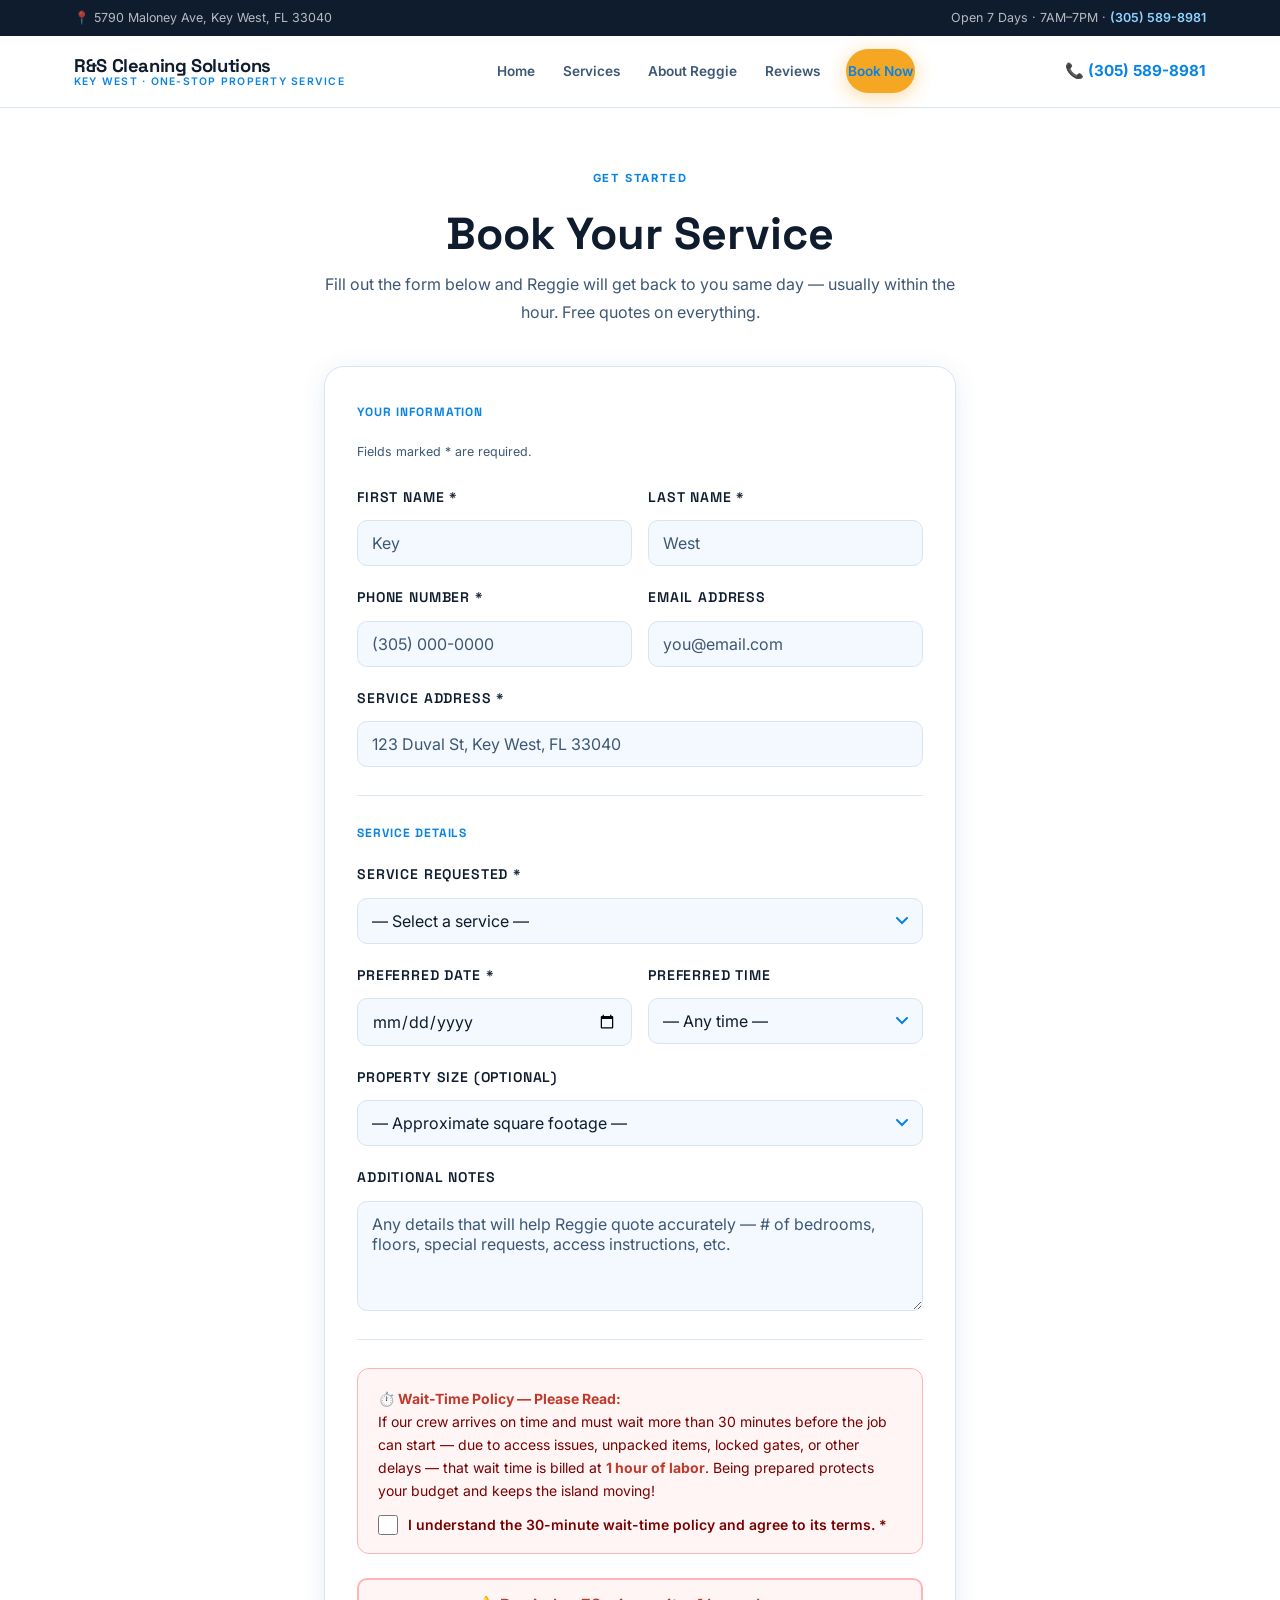
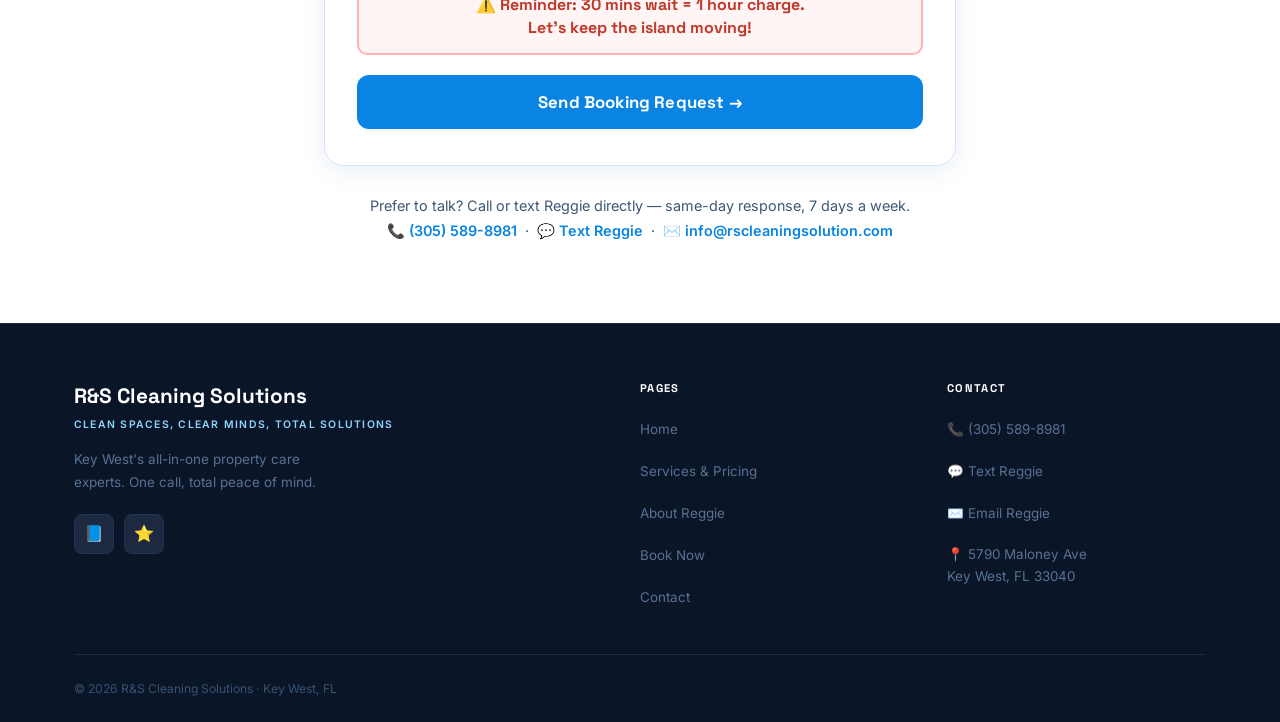
<file: book.html>
<!DOCTYPE html>
<html lang="en">
<head>
  <meta charset="UTF-8" />
  <meta name="viewport" content="width=device-width, initial-scale=1, maximum-scale=1" />
  <title>Book a Service — R&S Cleaning Solutions Key West</title>
  <meta name="description" content="Book R&S Cleaning Solutions for moving, cleaning, detailing, landscaping, or any property service in Key West. Free quotes. 7 days a week." />
  <link rel="preconnect" href="https://fonts.googleapis.com" />
  <link rel="preconnect" href="https://fonts.gstatic.com" crossorigin />
  <link href="https://fonts.googleapis.com/css2?family=Space+Grotesk:wght@400;500;600;700;800&family=Inter:wght@400;500;600&display=swap" rel="stylesheet" />
  <link rel="stylesheet" href="styles.css" />
  <style>
    .book-wrap {
      max-width: 680px;
      margin: 0 auto;
      padding: 56px 24px 80px;
    }
    .book-intro {
      text-align: center;
      margin-bottom: 40px;
    }
    .book-intro h1 {
      font-family: var(--font-h);
      font-size: clamp(2rem, 5vw, 2.8rem);
      font-weight: 800;
      color: var(--text);
      line-height: 1.15;
      margin: 8px 0 12px;
    }
    .book-intro p {
      color: var(--muted);
      font-size: 1rem;
      line-height: 1.7;
    }
    .book-card {
      background: var(--white);
      border: 1px solid var(--border);
      border-radius: 20px;
      padding: 36px 32px;
      box-shadow: var(--shadow);
    }
    @media(max-width:640px) {
      .book-card { padding: 28px 20px; }
    }
    .form-row {
      display: grid;
      grid-template-columns: 1fr 1fr;
      gap: 16px;
    }
    @media(max-width:540px) {
      .form-row { grid-template-columns: 1fr; }
    }
    .form-group {
      display: flex;
      flex-direction: column;
      gap: 6px;
      margin-bottom: 20px;
    }
    .form-group label {
      font-size: .875rem;
      font-weight: 600;
      color: var(--text);
      font-family: var(--font-h);
    }
    .form-group input,
    .form-group textarea,
    .form-group select {
      font-size: 16px;
      font-family: var(--font-b);
      color: var(--text);
      background: var(--surface);
      border: 1.5px solid var(--border);
      border-radius: 10px;
      padding: 12px 14px;
      min-height: 44px;
      width: 100%;
      box-sizing: border-box;
      transition: border-color .2s;
      appearance: none;
      -webkit-appearance: none;
    }
    .form-group select {
      background-image: url("data:image/svg+xml,%3Csvg xmlns='http://www.w3.org/2000/svg' width='12' height='8' viewBox='0 0 12 8'%3E%3Cpath d='M1 1l5 5 5-5' stroke='%230984e3' stroke-width='2' fill='none' stroke-linecap='round'/%3E%3C/svg%3E");
      background-repeat: no-repeat;
      background-position: right 14px center;
      padding-right: 40px;
    }
    .form-group input:focus,
    .form-group textarea:focus,
    .form-group select:focus {
      outline: none;
      border-color: var(--accent);
      background: #fff;
    }
    .form-group textarea {
      min-height: 110px;
      resize: vertical;
    }
    .form-group input[type="date"] {
      color: var(--text);
    }
    .form-divider {
      height: 1px;
      background: var(--border);
      margin: 28px 0;
    }
    .form-section-label {
      font-family: var(--font-h);
      font-size: .75rem;
      font-weight: 700;
      text-transform: uppercase;
      letter-spacing: .08em;
      color: var(--accent);
      margin-bottom: 20px;
      display: block;
    }
    .policy-box {
      background: #FFF5F5;
      border: 1.5px solid #FFB3B3;
      border-radius: 12px;
      padding: 18px 20px;
      margin-bottom: 24px;
    }
    .policy-box p {
      font-size: .875rem;
      color: #7A0000;
      line-height: 1.65;
      margin: 0 0 12px;
    }
    .policy-box p strong {
      color: #C0392B;
    }
    .policy-check-wrap {
      display: flex;
      align-items: flex-start;
      gap: 10px;
    }
    .policy-check-wrap input[type="checkbox"] {
      width: 20px;
      min-height: 20px;
      height: 20px;
      accent-color: #C0392B;
      flex-shrink: 0;
      margin-top: 1px;
      cursor: pointer;
    }
    .policy-check-wrap label {
      font-size: .875rem;
      font-weight: 600;
      color: #7A0000;
      cursor: pointer;
      line-height: 1.5;
    }
    .wait-warning {
      font-family: var(--font-h);
      font-weight: 800;
      font-size: 1rem;
      color: #C0392B;
      text-align: center;
      margin-bottom: 20px;
      background: #FFF5F5;
      border: 2px solid #FFB3B3;
      border-radius: 10px;
      padding: 14px 16px;
      line-height: 1.4;
    }
    .btn--submit {
      width: 100%;
      background: var(--accent);
      color: #fff;
      border: none;
      border-radius: 12px;
      font-family: var(--font-h);
      font-size: 1.05rem;
      font-weight: 700;
      padding: 16px 24px;
      cursor: pointer;
      min-height: 52px;
      transition: background .2s, transform .1s;
      letter-spacing: .01em;
    }
    .btn--submit:hover { background: #0773c5; }
    .btn--submit:active { transform: scale(.98); }
    .book-alt {
      text-align: center;
      margin-top: 28px;
      color: var(--muted);
      font-size: .9rem;
      line-height: 1.7;
    }
    .book-alt a {
      color: var(--accent);
      font-weight: 600;
      text-decoration: none;
    }
    .book-alt a:hover { text-decoration: underline; }
    .required-note {
      font-size: .78rem;
      color: var(--muted);
      margin-bottom: 24px;
    }
  </style>
</head>
<body>

<div class="topbar">
  <div class="container topbar__inner">
    <span>📍 5790 Maloney Ave, Key West, FL 33040</span>
    <span>Open 7 Days · 7AM–7PM · <a href="tel:+13055898981">(305) 589-8981</a></span>
  </div>
</div>

<nav class="nav" id="mainNav">
  <div class="container nav__inner">
    <a href="index.html" class="nav__logo">
      <span class="nav__logo-name">R&S Cleaning Solutions</span>
      <span class="nav__logo-tag">Key West · One-Stop Property Service</span>
    </a>
    <ul class="nav__links" id="navLinks">
      <li><a href="index.html">Home</a></li>
      <li><a href="services.html">Services</a></li>
      <li><a href="about.html">About Reggie</a></li>
      <li><a href="index.html#reviews">Reviews</a></li>
      <li><a href="book.html" class="btn btn--book btn--sm active">Book Now</a></li>
    </ul>
    <div class="nav__cta">
      <a href="tel:+13055898981" class="nav__phone">📞 (305) 589-8981</a>
    </div>
    <div class="nav__hamburger" id="hamburger" role="button" tabindex="0" aria-label="Open menu">
      <span></span><span></span><span></span>
    </div>
  </div>
</nav>

<main class="book-wrap">
  <div class="book-intro reveal">
    <span class="label">Get Started</span>
    <h1>Book Your Service</h1>
    <p>Fill out the form below and Reggie will get back to you same day — usually within the hour. Free quotes on everything.</p>
  </div>

  <div class="book-card reveal delay-1">
    <form action="https://formspree.io/f/YOUR_FORM_ID" method="POST" id="bookingForm" novalidate>

      <!-- CONTACT INFO -->
      <span class="form-section-label">Your Information</span>
      <p class="required-note">Fields marked * are required.</p>

      <div class="form-row">
        <div class="form-group">
          <label for="firstName">First Name *</label>
          <input type="text" id="firstName" name="first_name" placeholder="Key" required autocomplete="given-name" />
        </div>
        <div class="form-group">
          <label for="lastName">Last Name *</label>
          <input type="text" id="lastName" name="last_name" placeholder="West" required autocomplete="family-name" />
        </div>
      </div>

      <div class="form-row">
        <div class="form-group">
          <label for="phone">Phone Number *</label>
          <input type="tel" id="phone" name="phone" placeholder="(305) 000-0000" required autocomplete="tel" />
        </div>
        <div class="form-group">
          <label for="email">Email Address</label>
          <input type="email" id="email" name="email" placeholder="you@email.com" autocomplete="email" />
        </div>
      </div>

      <div class="form-group">
        <label for="address">Service Address *</label>
        <input type="text" id="address" name="address" placeholder="123 Duval St, Key West, FL 33040" required autocomplete="street-address" />
      </div>

      <div class="form-divider"></div>

      <!-- SERVICE DETAILS -->
      <span class="form-section-label">Service Details</span>

      <div class="form-group">
        <label for="serviceType">Service Requested *</label>
        <select id="serviceType" name="service_type" required>
          <option value="" disabled selected>— Select a service —</option>
          <optgroup label="Moving &amp; Transition">
            <option value="Island Concierge Move ($1,750+)">Island Concierge Move — Full Pack, Move &amp; Clean ($1,750+)</option>
            <option value="Fresh Start Move ($1,200+)">Fresh Start Move — Haul, Move &amp; Clean ($1,200+)</option>
            <option value="Quick Lift ($225/hr)">Quick Lift — Labor Only ($225/hr)</option>
            <option value="Move-Out Clean ($225–$550)">Move-Out Cleaning Only ($225–$550)</option>
          </optgroup>
          <optgroup label="Cleaning">
            <option value="Residential Cleaning">Residential Cleaning (Regular or One-Time)</option>
            <option value="Post-Construction Cleaning">Post-Construction Cleaning</option>
            <option value="Move-In Cleaning">Move-In Deep Clean</option>
            <option value="Sanitation &amp; Disinfecting">Sanitation &amp; Disinfecting</option>
            <option value="Commercial Cleaning">Commercial / Office Cleaning</option>
          </optgroup>
          <optgroup label="Detailing">
            <option value="Auto Detail - Basic ($150)">Auto Detail — Basic ($150)</option>
            <option value="Auto Detail - Full ($250+)">Auto Detail — Full Package ($250+)</option>
            <option value="Boat Detail - Basic ($20/ft)">Boat Detail — Basic ($20/ft)</option>
            <option value="Boat Detail - Premium ($40–$60/ft)">Boat Detail — Premium ($40–$60/ft)</option>
          </optgroup>
          <optgroup label="Outdoor &amp; Property">
            <option value="Landscaping - Standard ($75/visit)">Landscaping — Standard Maintenance ($75/visit)</option>
            <option value="Landscaping - Tropical ($65/hr)">Landscaping — Tropical Care ($65/hr)</option>
            <option value="Pressure Washing">Pressure / Deep Washing</option>
            <option value="Wood Cleaning">Wood &amp; Deck Cleaning</option>
            <option value="Window Washing">Window Washing</option>
            <option value="Trash Can Cleaning">Trash Can Cleaning &amp; Sanitizing</option>
            <option value="Junk Removal ($150+)">Junk Removal &amp; Bulk Haul ($150+)</option>
            <option value="Extermination">Pest Control / Extermination</option>
          </optgroup>
          <optgroup label="Recurring Plans">
            <option value="Weekly Plan">Weekly Service Plan</option>
            <option value="Bi-Weekly Plan">Bi-Weekly Service Plan (Most Popular)</option>
            <option value="Monthly Plan">Monthly Service Plan</option>
          </optgroup>
          <option value="Not Sure / Get a Quote">Not Sure — Send Me a Quote</option>
        </select>
      </div>

      <div class="form-row">
        <div class="form-group">
          <label for="preferredDate">Preferred Date *</label>
          <input type="date" id="preferredDate" name="preferred_date" required />
        </div>
        <div class="form-group">
          <label for="preferredTime">Preferred Time</label>
          <select id="preferredTime" name="preferred_time">
            <option value="" disabled selected>— Any time —</option>
            <option>7:00 AM – 9:00 AM</option>
            <option>9:00 AM – 11:00 AM</option>
            <option>11:00 AM – 1:00 PM</option>
            <option>1:00 PM – 3:00 PM</option>
            <option>3:00 PM – 5:00 PM</option>
            <option>5:00 PM – 7:00 PM</option>
            <option>Flexible — Any Time</option>
          </select>
        </div>
      </div>

      <div class="form-group">
        <label for="squareFt">Property Size (optional)</label>
        <select id="squareFt" name="property_size">
          <option value="" disabled selected>— Approximate square footage —</option>
          <option>Under 500 sq ft (Studio / Efficiency)</option>
          <option>500–1,000 sq ft (1 Bed)</option>
          <option>1,000–1,500 sq ft (2 Bed)</option>
          <option>1,500–2,500 sq ft (3 Bed)</option>
          <option>2,500+ sq ft (Large Home)</option>
          <option>Commercial / Office Space</option>
          <option>Boat / Marine Vessel</option>
          <option>Vehicle</option>
        </select>
      </div>

      <div class="form-group">
        <label for="notes">Additional Notes</label>
        <textarea id="notes" name="notes" placeholder="Any details that will help Reggie quote accurately — # of bedrooms, floors, special requests, access instructions, etc."></textarea>
      </div>

      <div class="form-divider"></div>

      <!-- WAIT-TIME POLICY -->
      <div class="policy-box">
        <p>
          <strong>⏱️ Wait-Time Policy — Please Read:</strong><br />
          If our crew arrives on time and must wait more than 30 minutes before the job can start — due to access issues, unpacked items, locked gates, or other delays — that wait time is billed at <strong>1 hour of labor</strong>. Being prepared protects your budget and keeps the island moving!
        </p>
        <div class="policy-check-wrap">
          <input type="checkbox" id="waitTimeAgree" name="wait_time_policy" value="agreed" required />
          <label for="waitTimeAgree">I understand the 30-minute wait-time policy and agree to its terms. *</label>
        </div>
      </div>

      <div class="wait-warning" aria-live="polite">
        ⚠️ Reminder: 30 mins wait = 1 hour charge.<br />Let's keep the island moving!
      </div>

      <button type="submit" class="btn--submit">Send Booking Request →</button>

      <input type="hidden" name="_subject" value="New Booking Request — R&S Cleaning Solutions" />
      <input type="hidden" name="_next" value="https://keywestkate.github.io/reggie-website/thank-you.html" />
    </form>
  </div>

  <div class="book-alt reveal delay-2">
    <p>Prefer to talk? Call or text Reggie directly — same-day response, 7 days a week.</p>
    <p>
      <a href="tel:+13055898981">📞 (305) 589-8981</a> &nbsp;·&nbsp;
      <a href="sms:+13055898981">💬 Text Reggie</a> &nbsp;·&nbsp;
      <a href="mailto:info@rscleaningsolution.com">✉️ info@rscleaningsolution.com</a>
    </p>
  </div>
</main>

<!-- FOOTER -->
<footer class="footer">
  <div class="container">
    <div class="footer__grid">
      <div>
        <div class="footer__brand-name">R&S Cleaning Solutions</div>
        <div class="footer__brand-tag">Clean Spaces, Clear Minds, Total Solutions</div>
        <p class="footer__brand-desc">Key West's all-in-one property care experts. One call, total peace of mind.</p>
        <div class="footer__social">
          <a href="https://www.facebook.com/people/RS-cleaning-solutions/61572255374780/" target="_blank" rel="noopener" class="footer__social-link" aria-label="Facebook">📘</a>
          <a href="https://www.yelp.com/biz/r-and-s-cleaning-solutions-key-west" target="_blank" rel="noopener" class="footer__social-link" aria-label="Yelp">⭐</a>
        </div>
      </div>
      <div>
        <div class="footer__col-title">Pages</div>
        <ul class="footer__links">
          <li><a href="index.html">Home</a></li>
          <li><a href="services.html">Services &amp; Pricing</a></li>
          <li><a href="about.html">About Reggie</a></li>
          <li><a href="book.html">Book Now</a></li>
          <li><a href="contact.html">Contact</a></li>
        </ul>
      </div>
      <div>
        <div class="footer__col-title">Contact</div>
        <ul class="footer__links">
          <li><a href="tel:+13055898981">📞 (305) 589-8981</a></li>
          <li><a href="sms:+13055898981">💬 Text Reggie</a></li>
          <li><a href="mailto:info@rscleaningsolution.com">✉️ Email Reggie</a></li>
          <li style="color:#5A7090;font-size:.84rem;padding:4px 0;line-height:1.6">📍 5790 Maloney Ave<br />Key West, FL 33040</li>
        </ul>
      </div>
    </div>
    <div class="footer__bottom">
      <span>© 2026 R&S Cleaning Solutions · Key West, FL</span>
    </div>
  </div>
</footer>

<div class="sticky-mobile-cta">
  <a href="tel:+13055898981" class="btn btn--call">📞 Call Reggie</a>
  <a href="sms:+13055898981" class="btn btn--sms">💬 Text Us</a>
  <a href="book.html" class="btn btn--book">Book Now</a>
</div>

<script>
const nav = document.getElementById('mainNav');
const hamburger = document.getElementById('hamburger');
const navLinks = document.getElementById('navLinks');
window.addEventListener('scroll', () => nav.classList.toggle('scrolled', window.scrollY > 40), { passive:true });
hamburger.addEventListener('click', () => navLinks.classList.toggle('open'));
hamburger.addEventListener('keydown', e => { if(e.key==='Enter') navLinks.classList.toggle('open'); });
navLinks.querySelectorAll('a').forEach(l => l.addEventListener('click', () => navLinks.classList.remove('open')));
const revealObs = new IntersectionObserver(entries => {
  entries.forEach(e => { if(e.isIntersecting){ e.target.classList.add('visible'); revealObs.unobserve(e.target); } });
}, { threshold:0.08 });
document.querySelectorAll('.reveal').forEach(el => revealObs.observe(el));

// Set min date to today
const dateInput = document.getElementById('preferredDate');
if (dateInput) {
  const today = new Date();
  const yyyy = today.getFullYear();
  const mm = String(today.getMonth() + 1).padStart(2, '0');
  const dd = String(today.getDate()).padStart(2, '0');
  dateInput.min = `${yyyy}-${mm}-${dd}`;
}

// Form validation
document.getElementById('bookingForm').addEventListener('submit', function(e) {
  const checkbox = document.getElementById('waitTimeAgree');
  if (!checkbox.checked) {
    e.preventDefault();
    checkbox.closest('.policy-box').scrollIntoView({ behavior: 'smooth', block: 'center' });
    checkbox.focus();
    alert('Please confirm the wait-time policy before submitting.');
  }
});
</script>
</body>
</html>
</file>
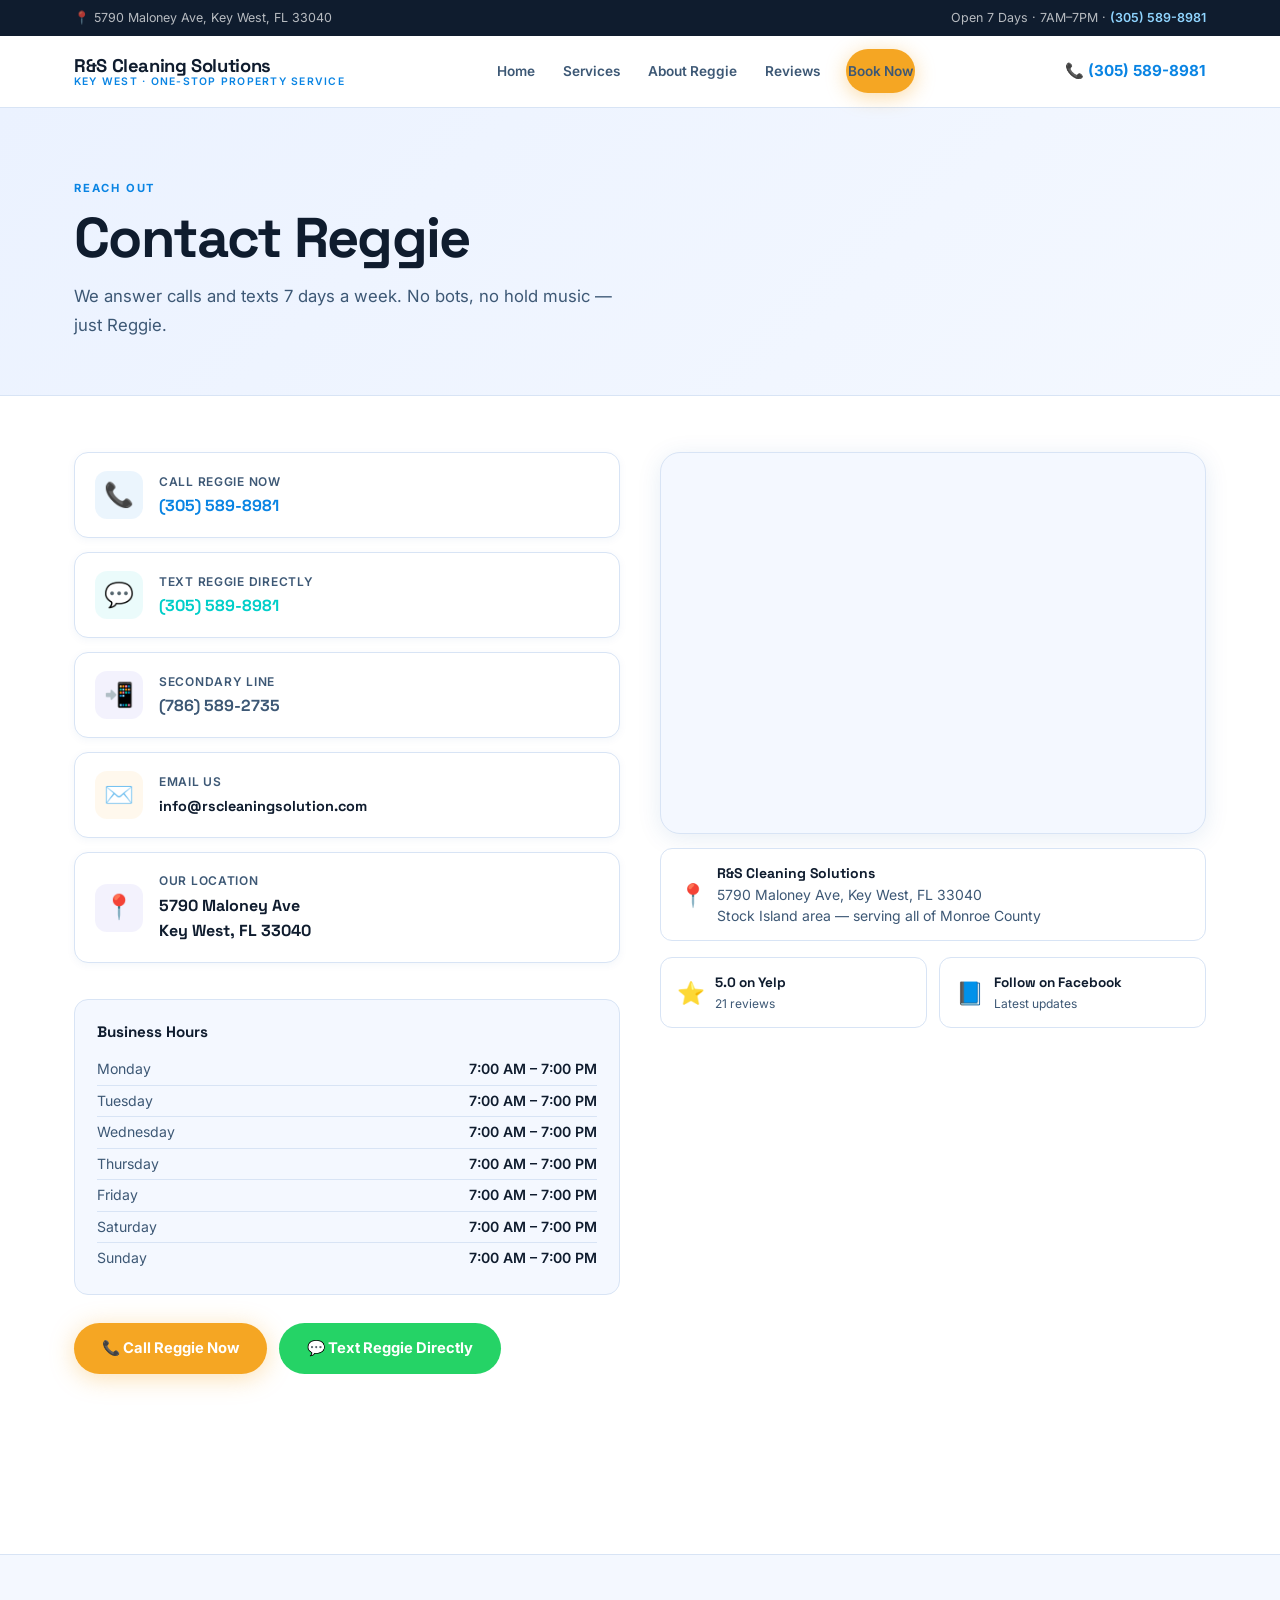
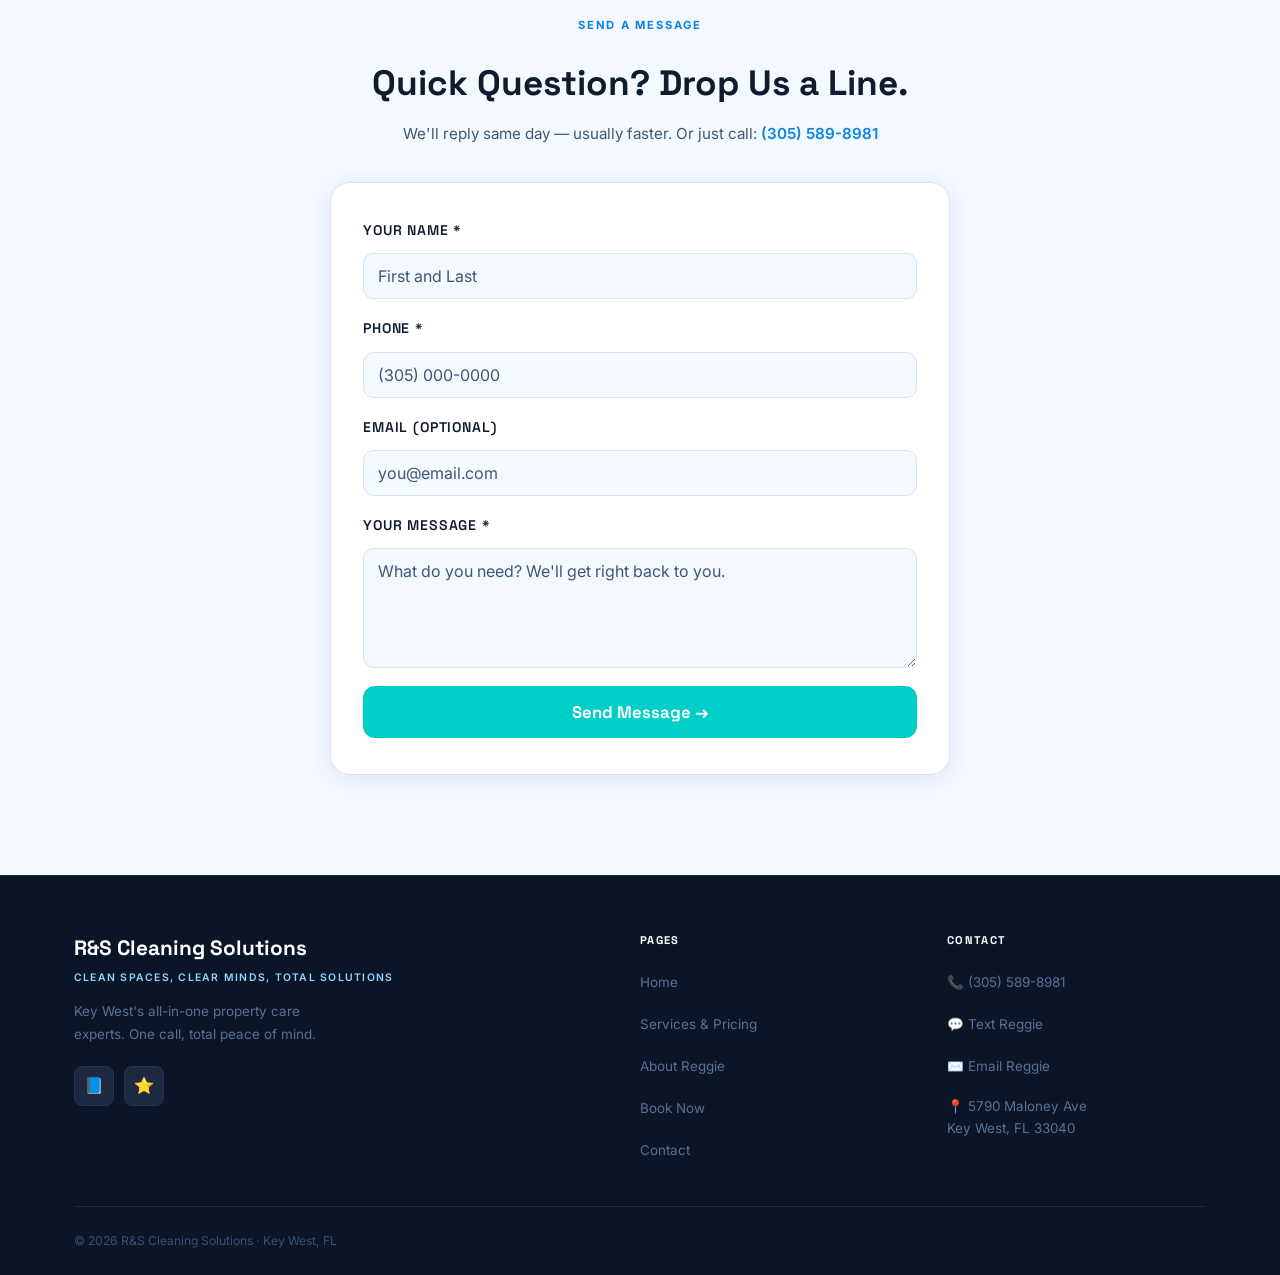
<file: contact.html>
<!DOCTYPE html>
<html lang="en">
<head>
  <meta charset="UTF-8" />
  <meta name="viewport" content="width=device-width, initial-scale=1, maximum-scale=1" />
  <title>Contact Reggie — R&S Cleaning Solutions Key West</title>
  <meta name="description" content="Contact R&S Cleaning Solutions in Key West. Call or text Reggie at (305) 589-8981. 5790 Maloney Ave, Key West FL 33040. Open 7 days a week, 7AM–7PM." />
  <link rel="preconnect" href="https://fonts.googleapis.com" />
  <link rel="preconnect" href="https://fonts.gstatic.com" crossorigin />
  <link href="https://fonts.googleapis.com/css2?family=Space+Grotesk:wght@400;500;600;700;800&family=Inter:wght@400;500;600&display=swap" rel="stylesheet" />
  <link rel="stylesheet" href="styles.css" />
  <style>
    .contact-layout {
      display: grid;
      grid-template-columns: 1fr 1fr;
      gap: 40px;
      align-items: start;
      padding: 56px 0 80px;
    }
    @media(max-width:768px) {
      .contact-layout { grid-template-columns: 1fr; gap: 32px; padding: 40px 0 64px; }
    }

    /* Left: info panel */
    .contact-info { }
    .contact-info__label {
      display: inline-block;
      font-family: var(--font-h);
      font-size: .75rem;
      font-weight: 700;
      text-transform: uppercase;
      letter-spacing: .1em;
      color: var(--accent);
      margin-bottom: 10px;
    }
    .contact-info h1 {
      font-family: var(--font-h);
      font-size: clamp(2rem, 4.5vw, 2.8rem);
      font-weight: 800;
      color: var(--text);
      line-height: 1.15;
      margin: 0 0 14px;
    }
    .contact-info__sub {
      color: var(--muted);
      font-size: 1rem;
      line-height: 1.7;
      margin-bottom: 36px;
    }

    .contact-cards {
      display: flex;
      flex-direction: column;
      gap: 14px;
      margin-bottom: 36px;
    }
    .contact-card {
      display: flex;
      align-items: center;
      gap: 16px;
      background: var(--white);
      border: 1px solid var(--border);
      border-radius: 14px;
      padding: 18px 20px;
      text-decoration: none;
      color: var(--text);
      transition: border-color .2s, box-shadow .2s, transform .15s;
      box-shadow: 0 2px 8px rgba(0,80,160,0.05);
    }
    .contact-card:hover {
      border-color: var(--accent);
      box-shadow: 0 4px 20px rgba(9,132,227,0.12);
      transform: translateY(-2px);
    }
    .contact-card__icon {
      width: 48px;
      height: 48px;
      border-radius: 12px;
      display: flex;
      align-items: center;
      justify-content: center;
      font-size: 1.5rem;
      flex-shrink: 0;
    }
    .contact-card--call .contact-card__icon { background: var(--accent-dim); }
    .contact-card--sms .contact-card__icon { background: var(--teal-dim); }
    .contact-card--email .contact-card__icon { background: rgba(245,166,35,0.08); }
    .contact-card--address .contact-card__icon { background: rgba(108,92,231,0.08); }
    .contact-card__label {
      font-size: .75rem;
      font-weight: 600;
      text-transform: uppercase;
      letter-spacing: .06em;
      color: var(--muted);
      display: block;
      margin-bottom: 2px;
    }
    .contact-card__value {
      font-family: var(--font-h);
      font-size: 1rem;
      font-weight: 700;
      color: var(--text);
    }
    .contact-card--call .contact-card__value { color: var(--accent); }
    .contact-card--sms .contact-card__value { color: var(--teal); }

    .contact-hours {
      background: var(--surface);
      border: 1px solid var(--border);
      border-radius: 14px;
      padding: 20px 22px;
      margin-bottom: 28px;
    }
    .contact-hours h3 {
      font-family: var(--font-h);
      font-size: .95rem;
      font-weight: 700;
      color: var(--text);
      margin: 0 0 10px;
    }
    .hours-row {
      display: flex;
      justify-content: space-between;
      font-size: .88rem;
      color: var(--muted);
      padding: 4px 0;
      border-bottom: 1px solid var(--border);
    }
    .hours-row:last-child { border-bottom: none; }
    .hours-row span:last-child { color: var(--text); font-weight: 600; }

    .contact-cta-row {
      display: flex;
      gap: 12px;
      flex-wrap: wrap;
    }

    /* Right: map panel */
    .contact-map { }
    .map-frame {
      border-radius: 20px;
      overflow: hidden;
      border: 1px solid var(--border);
      box-shadow: var(--shadow);
      background: var(--surface);
    }
    .map-frame iframe {
      display: block;
      width: 100%;
      height: 380px;
      border: none;
    }
    @media(max-width:768px) {
      .map-frame iframe { height: 280px; }
    }
    .map-caption {
      margin-top: 14px;
      display: flex;
      align-items: center;
      gap: 10px;
      background: var(--white);
      border: 1px solid var(--border);
      border-radius: 12px;
      padding: 14px 18px;
    }
    .map-caption__icon { font-size: 1.4rem; }
    .map-caption__text { font-size: .875rem; color: var(--muted); line-height: 1.5; }
    .map-caption__text strong { color: var(--text); display: block; font-family: var(--font-h); }

    /* Quick message form */
    .quick-form-section {
      padding: 0 0 72px;
    }
    .quick-form-header {
      text-align: center;
      margin-bottom: 36px;
    }
    .quick-form-header h2 {
      font-family: var(--font-h);
      font-size: clamp(1.6rem, 3.5vw, 2.2rem);
      font-weight: 800;
      color: var(--text);
      margin: 8px 0 10px;
    }
    .quick-form-header p {
      color: var(--muted);
      font-size: .95rem;
    }
    .quick-form-card {
      max-width: 620px;
      margin: 0 auto;
      background: var(--white);
      border: 1px solid var(--border);
      border-radius: 20px;
      padding: 36px 32px;
      box-shadow: var(--shadow);
    }
    @media(max-width:640px) {
      .quick-form-card { padding: 24px 18px; }
    }
    .quick-form-card .form-group {
      display: flex;
      flex-direction: column;
      gap: 6px;
      margin-bottom: 18px;
    }
    .quick-form-card label {
      font-size: .875rem;
      font-weight: 600;
      color: var(--text);
      font-family: var(--font-h);
    }
    .quick-form-card input,
    .quick-form-card textarea,
    .quick-form-card select {
      font-size: 16px;
      font-family: var(--font-b);
      color: var(--text);
      background: var(--surface);
      border: 1.5px solid var(--border);
      border-radius: 10px;
      padding: 12px 14px;
      min-height: 44px;
      width: 100%;
      box-sizing: border-box;
      transition: border-color .2s;
    }
    .quick-form-card input:focus,
    .quick-form-card textarea:focus {
      outline: none;
      border-color: var(--accent);
      background: #fff;
    }
    .quick-form-card textarea { min-height: 120px; resize: vertical; }
    .btn--submit-contact {
      width: 100%;
      background: var(--teal);
      color: #fff;
      border: none;
      border-radius: 12px;
      font-family: var(--font-h);
      font-size: 1.05rem;
      font-weight: 700;
      padding: 15px 24px;
      cursor: pointer;
      min-height: 50px;
      transition: background .2s, transform .1s;
    }
    .btn--submit-contact:hover { background: #00b5b0; }
    .btn--submit-contact:active { transform: scale(.98); }
  </style>
</head>
<body>

<div class="topbar">
  <div class="container topbar__inner">
    <span>📍 5790 Maloney Ave, Key West, FL 33040</span>
    <span>Open 7 Days · 7AM–7PM · <a href="tel:+13055898981">(305) 589-8981</a></span>
  </div>
</div>

<nav class="nav" id="mainNav">
  <div class="container nav__inner">
    <a href="index.html" class="nav__logo">
      <span class="nav__logo-name">R&S Cleaning Solutions</span>
      <span class="nav__logo-tag">Key West · One-Stop Property Service</span>
    </a>
    <ul class="nav__links" id="navLinks">
      <li><a href="index.html">Home</a></li>
      <li><a href="services.html">Services</a></li>
      <li><a href="about.html">About Reggie</a></li>
      <li><a href="index.html#reviews">Reviews</a></li>
      <li><a href="book.html" class="btn btn--book btn--sm">Book Now</a></li>
    </ul>
    <div class="nav__cta">
      <a href="tel:+13055898981" class="nav__phone">📞 (305) 589-8981</a>
    </div>
    <div class="nav__hamburger" id="hamburger" role="button" tabindex="0" aria-label="Open menu">
      <span></span><span></span><span></span>
    </div>
  </div>
</nav>

<!-- PAGE HERO -->
<div class="page-hero">
  <div class="container">
    <span class="label">Reach Out</span>
    <h1>Contact Reggie</h1>
    <p class="page-hero__sub">We answer calls and texts 7 days a week. No bots, no hold music — just Reggie.</p>
  </div>
</div>

<!-- MAIN CONTACT SECTION -->
<section class="section" style="padding-top:0">
  <div class="container">
    <div class="contact-layout">

      <!-- LEFT: INFO -->
      <div class="contact-info reveal">

        <div class="contact-cards">
          <a href="tel:+13055898981" class="contact-card contact-card--call">
            <div class="contact-card__icon">📞</div>
            <div>
              <span class="contact-card__label">Call Reggie Now</span>
              <span class="contact-card__value">(305) 589-8981</span>
            </div>
          </a>
          <a href="sms:+13055898981" class="contact-card contact-card--sms">
            <div class="contact-card__icon">💬</div>
            <div>
              <span class="contact-card__label">Text Reggie Directly</span>
              <span class="contact-card__value">(305) 589-8981</span>
            </div>
          </a>
          <a href="tel:+17865892735" class="contact-card contact-card--call" style="--accent-dim:rgba(108,92,231,0.08)">
            <div class="contact-card__icon" style="background:rgba(108,92,231,0.08)">📲</div>
            <div>
              <span class="contact-card__label">Secondary Line</span>
              <span class="contact-card__value" style="color:var(--muted)">(786) 589-2735</span>
            </div>
          </a>
          <a href="mailto:info@rscleaningsolution.com" class="contact-card contact-card--email">
            <div class="contact-card__icon">✉️</div>
            <div>
              <span class="contact-card__label">Email Us</span>
              <span class="contact-card__value" style="font-size:.9rem">info@rscleaningsolution.com</span>
            </div>
          </a>
          <div class="contact-card contact-card--address" style="cursor:default">
            <div class="contact-card__icon">📍</div>
            <div>
              <span class="contact-card__label">Our Location</span>
              <span class="contact-card__value">5790 Maloney Ave<br />Key West, FL 33040</span>
            </div>
          </div>
        </div>

        <div class="contact-hours reveal delay-1">
          <h3>Business Hours</h3>
          <div class="hours-row"><span>Monday</span><span>7:00 AM – 7:00 PM</span></div>
          <div class="hours-row"><span>Tuesday</span><span>7:00 AM – 7:00 PM</span></div>
          <div class="hours-row"><span>Wednesday</span><span>7:00 AM – 7:00 PM</span></div>
          <div class="hours-row"><span>Thursday</span><span>7:00 AM – 7:00 PM</span></div>
          <div class="hours-row"><span>Friday</span><span>7:00 AM – 7:00 PM</span></div>
          <div class="hours-row"><span>Saturday</span><span>7:00 AM – 7:00 PM</span></div>
          <div class="hours-row"><span>Sunday</span><span>7:00 AM – 7:00 PM</span></div>
        </div>

        <div class="contact-cta-row reveal delay-2">
          <a href="tel:+13055898981" class="btn btn--gold">📞 Call Reggie Now</a>
          <a href="sms:+13055898981" class="btn btn--sms">💬 Text Reggie Directly</a>
        </div>

      </div>

      <!-- RIGHT: MAP -->
      <div class="contact-map reveal delay-2">
        <div class="map-frame">
          <iframe
            title="R&S Cleaning Solutions location — 5790 Maloney Ave, Key West FL"
            src="https://www.google.com/maps/embed?pb=!1m18!1m12!1m3!1d3540.3127!2d-81.7387!3d24.5551!2m3!1f0!2f0!3f0!3m2!1i1024!2i768!4f13.1!3m3!1m2!1s0x88d1b4f3e9a5b123%3A0x0!2s5790%20Maloney%20Ave%2C%20Key%20West%2C%20FL%2033040!5e0!3m2!1sen!2sus!4v1"
            allowfullscreen=""
            loading="lazy"
            referrerpolicy="no-referrer-when-downgrade">
          </iframe>
        </div>
        <div class="map-caption">
          <div class="map-caption__icon">📍</div>
          <div class="map-caption__text">
            <strong>R&S Cleaning Solutions</strong>
            5790 Maloney Ave, Key West, FL 33040<br />
            Stock Island area — serving all of Monroe County
          </div>
        </div>

        <!-- Social proof bar -->
        <div style="display:flex;gap:12px;margin-top:16px;flex-wrap:wrap">
          <a href="https://www.yelp.com/biz/r-and-s-cleaning-solutions-key-west" target="_blank" rel="noopener"
             style="flex:1;min-width:140px;display:flex;align-items:center;gap:10px;background:var(--white);border:1px solid var(--border);border-radius:12px;padding:14px 16px;text-decoration:none;color:var(--text);transition:border-color .2s"
             onmouseover="this.style.borderColor='var(--accent)'" onmouseout="this.style.borderColor='var(--border)'">
            <span style="font-size:1.4rem">⭐</span>
            <div>
              <div style="font-family:var(--font-h);font-size:.85rem;font-weight:700">5.0 on Yelp</div>
              <div style="font-size:.75rem;color:var(--muted)">21 reviews</div>
            </div>
          </a>
          <a href="https://www.facebook.com/people/RS-cleaning-solutions/61572255374780/" target="_blank" rel="noopener"
             style="flex:1;min-width:140px;display:flex;align-items:center;gap:10px;background:var(--white);border:1px solid var(--border);border-radius:12px;padding:14px 16px;text-decoration:none;color:var(--text);transition:border-color .2s"
             onmouseover="this.style.borderColor='var(--accent)'" onmouseout="this.style.borderColor='var(--border)'">
            <span style="font-size:1.4rem">📘</span>
            <div>
              <div style="font-family:var(--font-h);font-size:.85rem;font-weight:700">Follow on Facebook</div>
              <div style="font-size:.75rem;color:var(--muted)">Latest updates</div>
            </div>
          </a>
        </div>
      </div>

    </div>
  </div>
</section>

<!-- QUICK MESSAGE FORM -->
<section class="section" style="background:var(--surface);border-top:1px solid var(--border);padding-top:56px">
  <div class="container">
    <div class="quick-form-header reveal">
      <span class="label">Send a Message</span>
      <h2>Quick Question? Drop Us a Line.</h2>
      <p>We'll reply same day — usually faster. Or just call: <a href="tel:+13055898981" style="color:var(--accent);font-weight:600">(305) 589-8981</a></p>
    </div>
    <div class="quick-form-card reveal delay-1">
      <form action="https://formspree.io/f/YOUR_FORM_ID" method="POST" novalidate>
        <div class="form-group">
          <label for="cName">Your Name *</label>
          <input type="text" id="cName" name="name" placeholder="First and Last" required autocomplete="name" />
        </div>
        <div class="form-group">
          <label for="cPhone">Phone *</label>
          <input type="tel" id="cPhone" name="phone" placeholder="(305) 000-0000" required autocomplete="tel" />
        </div>
        <div class="form-group">
          <label for="cEmail">Email (optional)</label>
          <input type="email" id="cEmail" name="email" placeholder="you@email.com" autocomplete="email" />
        </div>
        <div class="form-group">
          <label for="cMessage">Your Message *</label>
          <textarea id="cMessage" name="message" placeholder="What do you need? We'll get right back to you." required></textarea>
        </div>
        <button type="submit" class="btn--submit-contact">Send Message →</button>
        <input type="hidden" name="_subject" value="Contact Form — R&S Cleaning Solutions" />
      </form>
    </div>
  </div>
</section>

<!-- FOOTER -->
<footer class="footer">
  <div class="container">
    <div class="footer__grid">
      <div>
        <div class="footer__brand-name">R&S Cleaning Solutions</div>
        <div class="footer__brand-tag">Clean Spaces, Clear Minds, Total Solutions</div>
        <p class="footer__brand-desc">Key West's all-in-one property care experts. One call, total peace of mind.</p>
        <div class="footer__social">
          <a href="https://www.facebook.com/people/RS-cleaning-solutions/61572255374780/" target="_blank" rel="noopener" class="footer__social-link" aria-label="Facebook">📘</a>
          <a href="https://www.yelp.com/biz/r-and-s-cleaning-solutions-key-west" target="_blank" rel="noopener" class="footer__social-link" aria-label="Yelp">⭐</a>
        </div>
      </div>
      <div>
        <div class="footer__col-title">Pages</div>
        <ul class="footer__links">
          <li><a href="index.html">Home</a></li>
          <li><a href="services.html">Services &amp; Pricing</a></li>
          <li><a href="about.html">About Reggie</a></li>
          <li><a href="book.html">Book Now</a></li>
          <li><a href="contact.html">Contact</a></li>
        </ul>
      </div>
      <div>
        <div class="footer__col-title">Contact</div>
        <ul class="footer__links">
          <li><a href="tel:+13055898981">📞 (305) 589-8981</a></li>
          <li><a href="sms:+13055898981">💬 Text Reggie</a></li>
          <li><a href="mailto:info@rscleaningsolution.com">✉️ Email Reggie</a></li>
          <li style="color:#5A7090;font-size:.84rem;padding:4px 0;line-height:1.6">📍 5790 Maloney Ave<br />Key West, FL 33040</li>
        </ul>
      </div>
    </div>
    <div class="footer__bottom">
      <span>© 2026 R&S Cleaning Solutions · Key West, FL</span>
    </div>
  </div>
</footer>

<div class="sticky-mobile-cta">
  <a href="tel:+13055898981" class="btn btn--call">📞 Call Reggie</a>
  <a href="sms:+13055898981" class="btn btn--sms">💬 Text Us</a>
  <a href="book.html" class="btn btn--book">Book Now</a>
</div>

<script>
const nav = document.getElementById('mainNav');
const hamburger = document.getElementById('hamburger');
const navLinks = document.getElementById('navLinks');
window.addEventListener('scroll', () => nav.classList.toggle('scrolled', window.scrollY > 40), { passive:true });
hamburger.addEventListener('click', () => navLinks.classList.toggle('open'));
hamburger.addEventListener('keydown', e => { if(e.key==='Enter') navLinks.classList.toggle('open'); });
navLinks.querySelectorAll('a').forEach(l => l.addEventListener('click', () => navLinks.classList.remove('open')));
const revealObs = new IntersectionObserver(entries => {
  entries.forEach(e => { if(e.isIntersecting){ e.target.classList.add('visible'); revealObs.unobserve(e.target); } });
}, { threshold:0.08 });
document.querySelectorAll('.reveal').forEach(el => revealObs.observe(el));
</script>
</body>
</html>
</file>
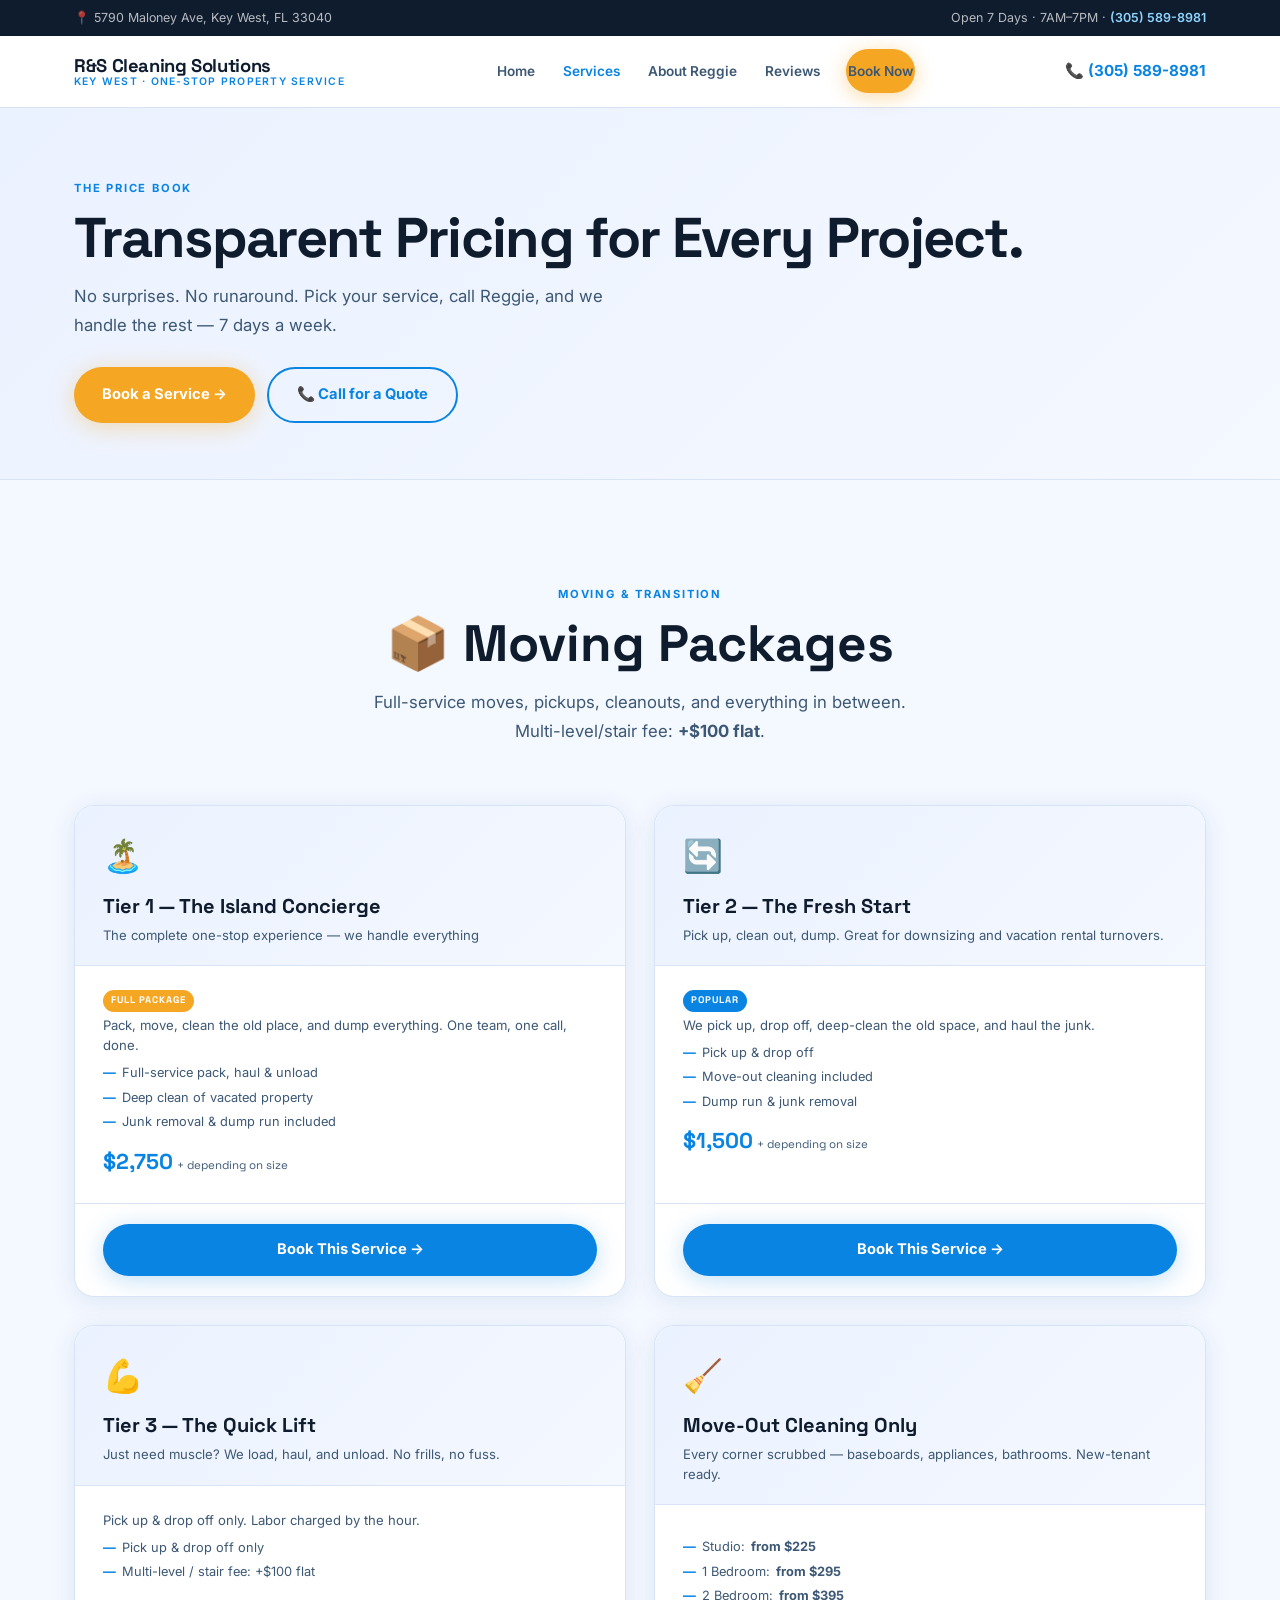
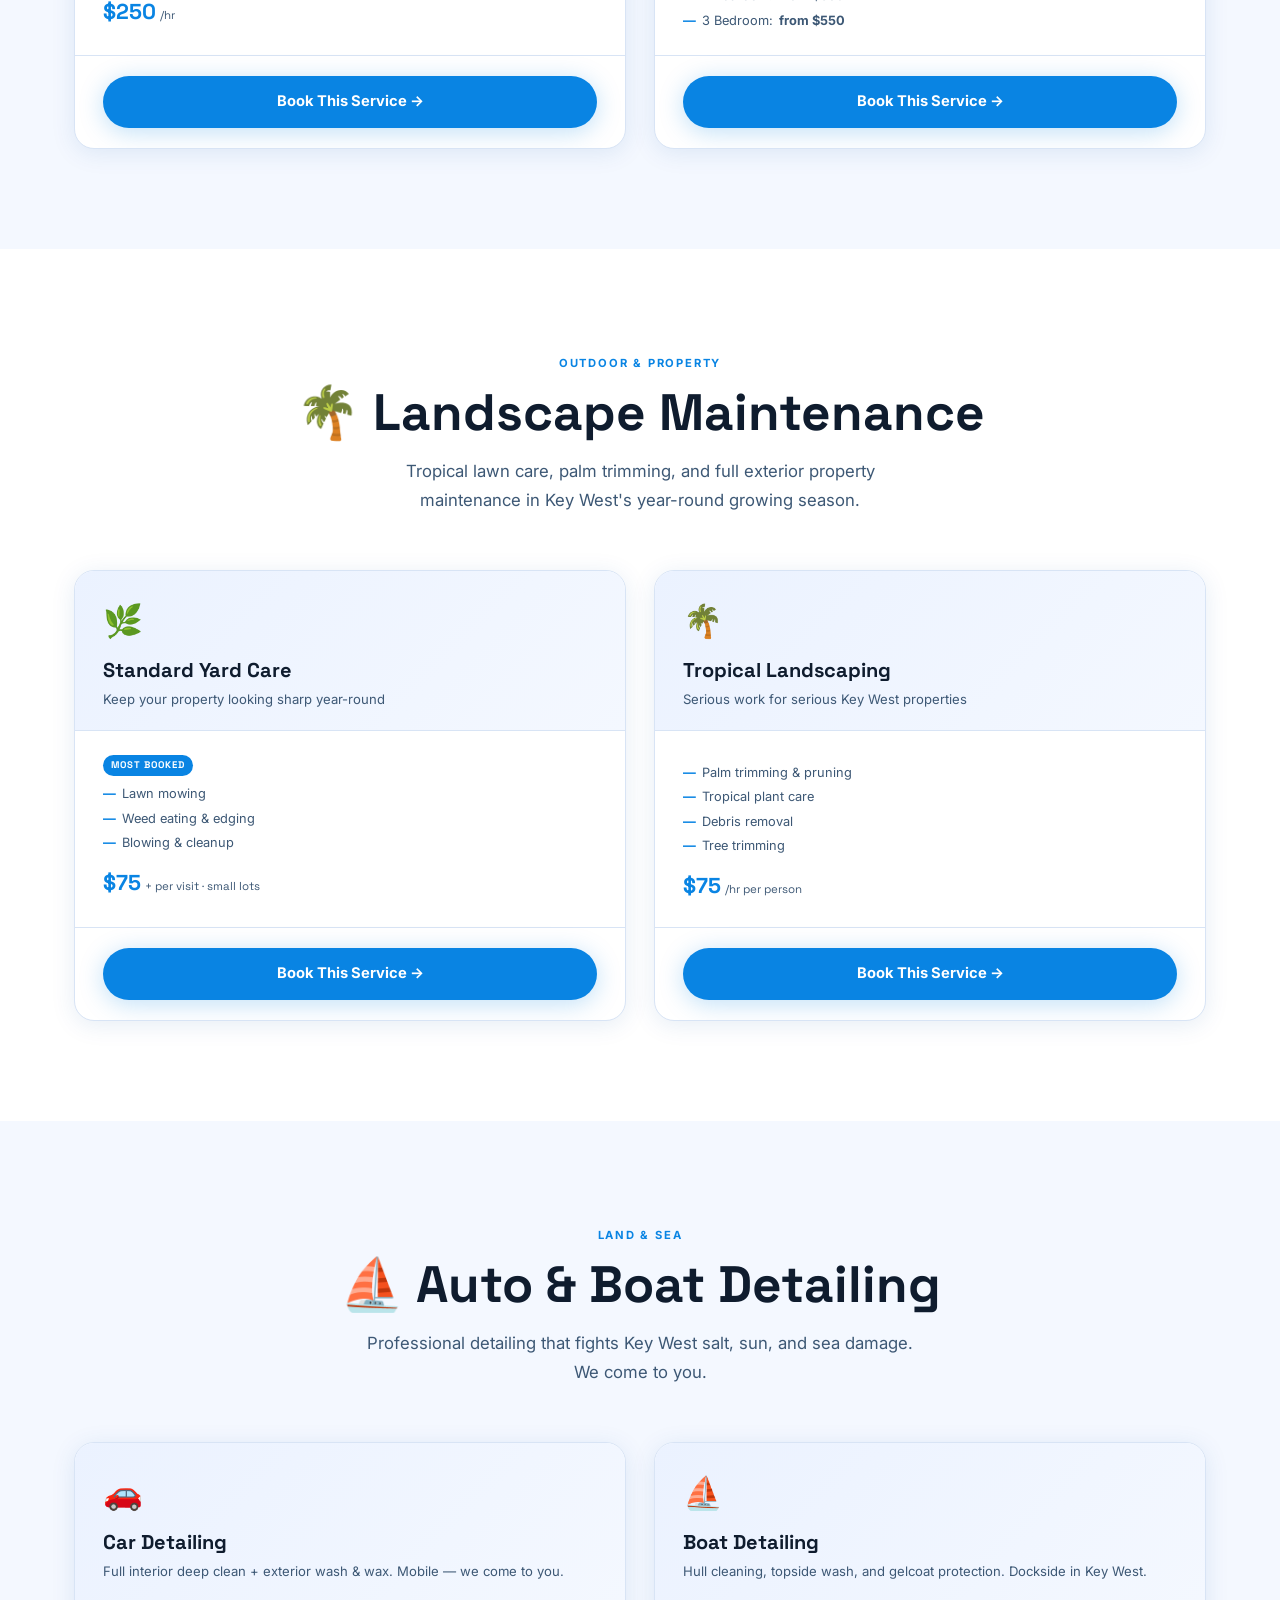
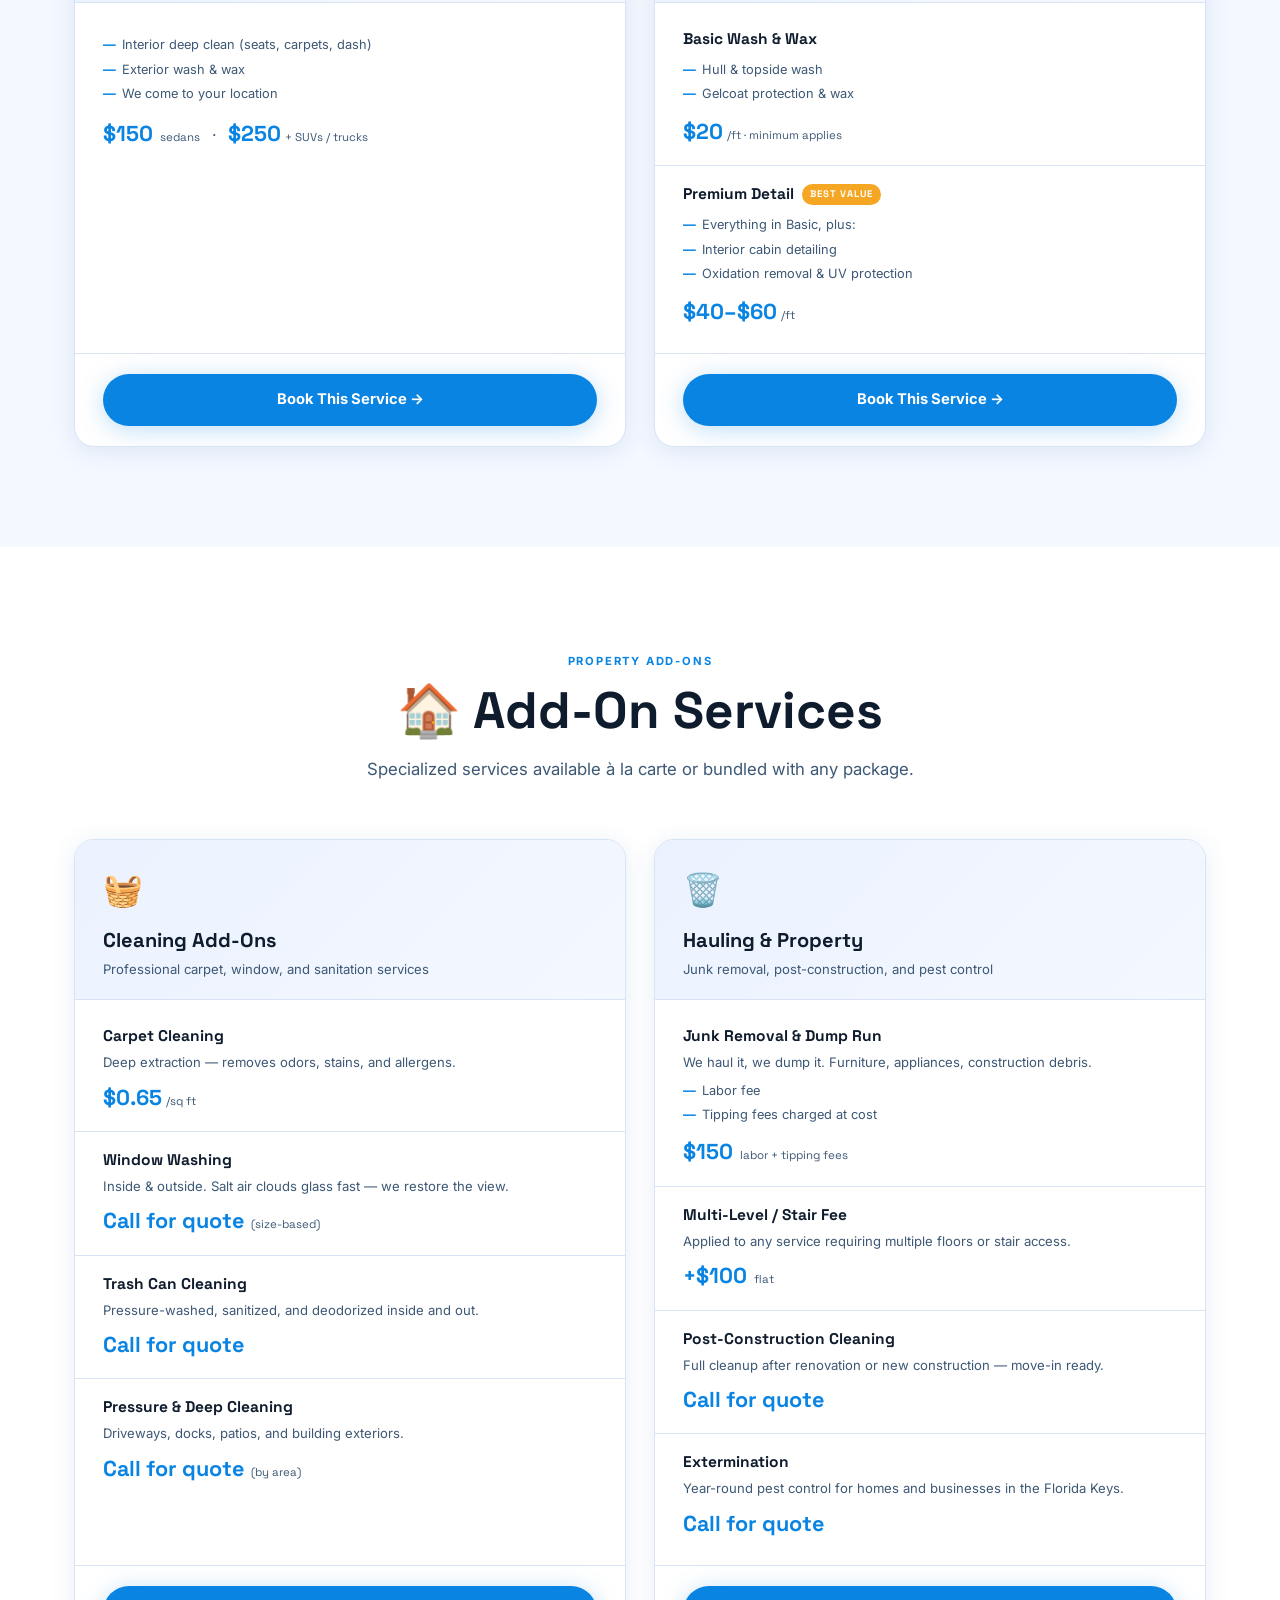
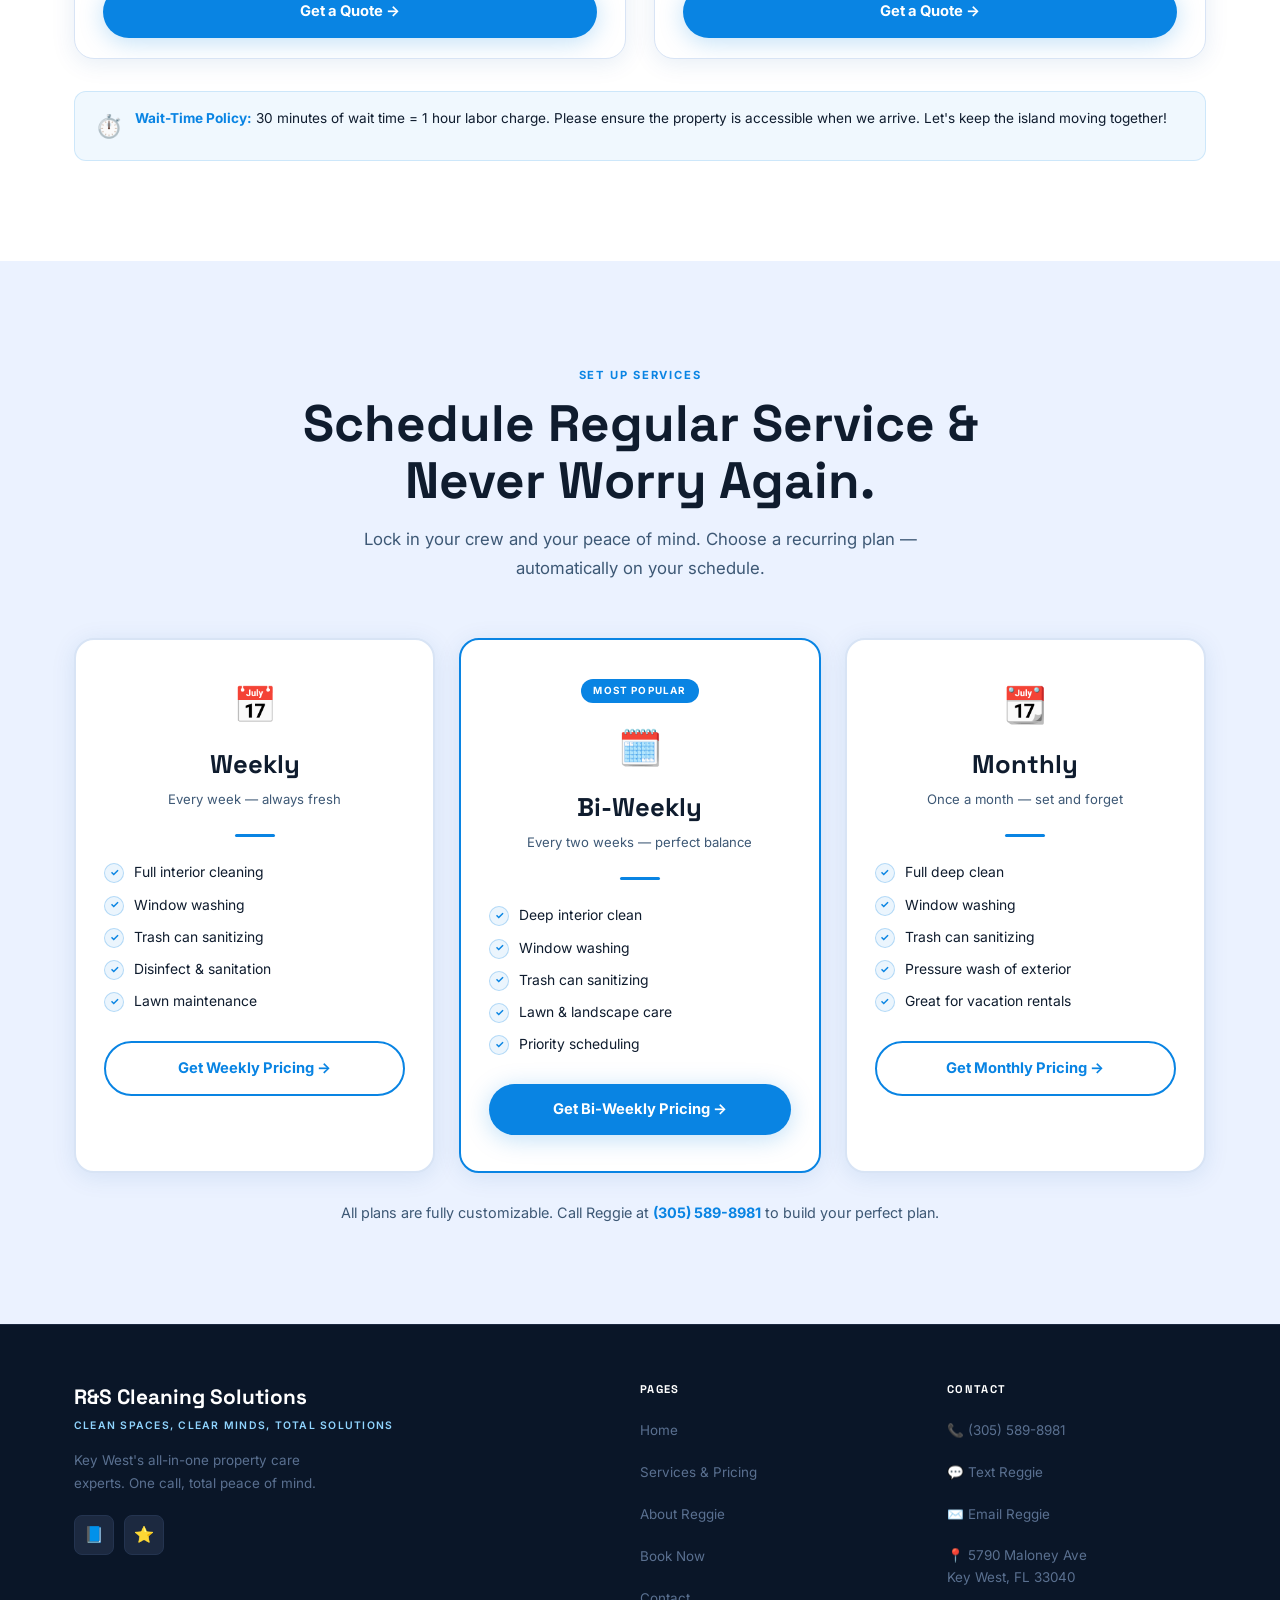
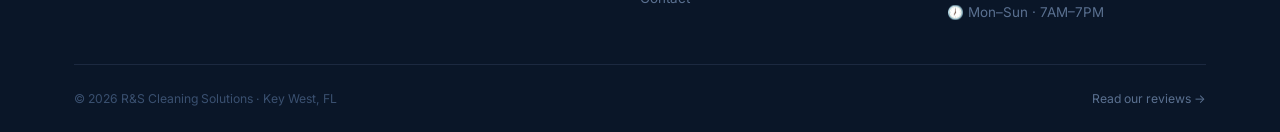
<file: services.html>
<!DOCTYPE html>
<html lang="en">
<head>
  <meta charset="UTF-8" />
  <meta name="viewport" content="width=device-width, initial-scale=1, maximum-scale=1" />
  <title>Services &amp; Pricing — R&S Cleaning Solutions Key West</title>
  <meta name="description" content="Transparent pricing for every project. Moving, cleaning, boat detailing, auto detailing, landscaping, and more. R&S Cleaning Solutions, Key West FL." />
  <link rel="preconnect" href="https://fonts.googleapis.com" />
  <link rel="preconnect" href="https://fonts.gstatic.com" crossorigin />
  <link href="https://fonts.googleapis.com/css2?family=Space+Grotesk:wght@400;500;600;700;800&family=Inter:wght@400;500;600&display=swap" rel="stylesheet" />
  <link rel="stylesheet" href="styles.css" />
</head>
<body>

<div class="topbar">
  <div class="container topbar__inner">
    <span>📍 5790 Maloney Ave, Key West, FL 33040</span>
    <span>Open 7 Days · 7AM–7PM · <a href="tel:+13055898981">(305) 589-8981</a></span>
  </div>
</div>

<nav class="nav" id="mainNav">
  <div class="container nav__inner">
    <a href="index.html" class="nav__logo">
      <span class="nav__logo-name">R&S Cleaning Solutions</span>
      <span class="nav__logo-tag">Key West · One-Stop Property Service</span>
    </a>
    <ul class="nav__links" id="navLinks">
      <li><a href="index.html">Home</a></li>
      <li><a href="services.html" class="active">Services</a></li>
      <li><a href="about.html">About Reggie</a></li>
      <li><a href="index.html#reviews">Reviews</a></li>
      <li><a href="book.html" class="btn btn--book btn--sm">Book Now</a></li>
    </ul>
    <div class="nav__cta">
      <a href="tel:+13055898981" class="nav__phone">📞 (305) 589-8981</a>
    </div>
    <div class="nav__hamburger" id="hamburger" role="button" tabindex="0" aria-label="Open menu">
      <span></span><span></span><span></span>
    </div>
  </div>
</nav>

<!-- PAGE HERO -->
<div class="page-hero">
  <div class="container">
    <span class="label">The Price Book</span>
    <h1>Transparent Pricing for Every Project.</h1>
    <p class="page-hero__sub">No surprises. No runaround. Pick your service, call Reggie, and we handle the rest — 7 days a week.</p>
    <div class="page-hero__actions">
      <a href="book.html" class="btn btn--gold">Book a Service →</a>
      <a href="tel:+13055898981" class="btn btn--ghost">📞 Call for a Quote</a>
    </div>
  </div>
</div>

<!-- MOVING & TRANSITION -->
<section class="section pricing" id="moving" aria-labelledby="moving-title">
  <div class="container">
    <div class="pricing__header reveal">
      <span class="label">Moving &amp; Transition</span>
      <h2 class="section-title" id="moving-title">📦 Moving Packages</h2>
      <p class="section-sub">Full-service moves, pickups, cleanouts, and everything in between. Multi-level/stair fee: <strong>+$100 flat</strong>.</p>
    </div>
    <div class="pricing-grid">
      <div class="p-card reveal delay-1">
        <div class="p-card__head">
          <span class="p-card__head-icon">🏝️</span>
          <div class="p-card__title">Tier 1 — The Island Concierge</div>
          <div class="p-card__subtitle">The complete one-stop experience — we handle everything</div>
        </div>
        <div class="p-card__body">
          <div class="p-tier">
            <div class="p-tier__name"><span class="p-tier__badge p-tier__badge--gold">Full Package</span></div>
            <div class="p-tier__desc">Pack, move, clean the old place, and dump everything. One team, one call, done.</div>
            <div class="p-tier__items">
              <div class="p-tier__item">Full-service pack, haul &amp; unload</div>
              <div class="p-tier__item">Deep clean of vacated property</div>
              <div class="p-tier__item">Junk removal &amp; dump run included</div>
            </div>
            <div style="margin-top:12px"><span class="p-tier__price">$2,750<span class="p-tier__price-note">+ depending on size</span></span></div>
          </div>
        </div>
        <div class="p-card__cta"><a href="book.html?service=concierge" class="btn btn--accent btn--wide">Book This Service →</a></div>
      </div>
      <div class="p-card reveal delay-2">
        <div class="p-card__head">
          <span class="p-card__head-icon">🔄</span>
          <div class="p-card__title">Tier 2 — The Fresh Start</div>
          <div class="p-card__subtitle">Pick up, clean out, dump. Great for downsizing and vacation rental turnovers.</div>
        </div>
        <div class="p-card__body">
          <div class="p-tier">
            <div class="p-tier__name"><span class="p-tier__badge">Popular</span></div>
            <div class="p-tier__desc">We pick up, drop off, deep-clean the old space, and haul the junk.</div>
            <div class="p-tier__items">
              <div class="p-tier__item">Pick up &amp; drop off</div>
              <div class="p-tier__item">Move-out cleaning included</div>
              <div class="p-tier__item">Dump run &amp; junk removal</div>
            </div>
            <div style="margin-top:12px"><span class="p-tier__price">$1,500<span class="p-tier__price-note">+ depending on size</span></span></div>
          </div>
        </div>
        <div class="p-card__cta"><a href="book.html?service=fresh-start" class="btn btn--accent btn--wide">Book This Service →</a></div>
      </div>
      <div class="p-card reveal delay-1">
        <div class="p-card__head">
          <span class="p-card__head-icon">💪</span>
          <div class="p-card__title">Tier 3 — The Quick Lift</div>
          <div class="p-card__subtitle">Just need muscle? We load, haul, and unload. No frills, no fuss.</div>
        </div>
        <div class="p-card__body">
          <div class="p-tier">
            <div class="p-tier__desc">Pick up &amp; drop off only. Labor charged by the hour.</div>
            <div class="p-tier__items">
              <div class="p-tier__item">Pick up &amp; drop off only</div>
              <div class="p-tier__item">Multi-level / stair fee: +$100 flat</div>
            </div>
            <div style="margin-top:12px"><span class="p-tier__price">$250<span class="p-tier__price-note">/hr</span></span></div>
          </div>
        </div>
        <div class="p-card__cta"><a href="book.html?service=quick-lift" class="btn btn--accent btn--wide">Book This Service →</a></div>
      </div>
      <div class="p-card reveal delay-2" id="cleaning">
        <div class="p-card__head">
          <span class="p-card__head-icon">🧹</span>
          <div class="p-card__title">Move-Out Cleaning Only</div>
          <div class="p-card__subtitle">Every corner scrubbed — baseboards, appliances, bathrooms. New-tenant ready.</div>
        </div>
        <div class="p-card__body">
          <div class="p-tier">
            <div class="p-tier__items">
              <div class="p-tier__item">Studio: <strong>from $225</strong></div>
              <div class="p-tier__item">1 Bedroom: <strong>from $295</strong></div>
              <div class="p-tier__item">2 Bedroom: <strong>from $395</strong></div>
              <div class="p-tier__item">3 Bedroom: <strong>from $550</strong></div>
            </div>
          </div>
        </div>
        <div class="p-card__cta"><a href="book.html?service=move-out-clean" class="btn btn--accent btn--wide">Book This Service →</a></div>
      </div>
    </div>
  </div>
</section>

<!-- LANDSCAPE -->
<section class="section" id="landscaping" style="background:var(--bg)">
  <div class="container">
    <div style="text-align:center;margin-bottom:56px" class="reveal">
      <span class="label">Outdoor &amp; Property</span>
      <h2 class="section-title">🌴 Landscape Maintenance</h2>
      <p class="section-sub" style="margin:0 auto">Tropical lawn care, palm trimming, and full exterior property maintenance in Key West's year-round growing season.</p>
    </div>
    <div class="pricing-grid">
      <div class="p-card reveal delay-1">
        <div class="p-card__head">
          <span class="p-card__head-icon">🌿</span>
          <div class="p-card__title">Standard Yard Care</div>
          <div class="p-card__subtitle">Keep your property looking sharp year-round</div>
        </div>
        <div class="p-card__body">
          <div class="p-tier">
            <div class="p-tier__name"><span class="p-tier__badge">Most Booked</span></div>
            <div class="p-tier__items">
              <div class="p-tier__item">Lawn mowing</div>
              <div class="p-tier__item">Weed eating &amp; edging</div>
              <div class="p-tier__item">Blowing &amp; cleanup</div>
            </div>
            <div style="margin-top:12px"><span class="p-tier__price">$75<span class="p-tier__price-note">+ per visit · small lots</span></span></div>
          </div>
        </div>
        <div class="p-card__cta"><a href="book.html?service=yard-care" class="btn btn--accent btn--wide">Book This Service →</a></div>
      </div>
      <div class="p-card reveal delay-2">
        <div class="p-card__head">
          <span class="p-card__head-icon">🌴</span>
          <div class="p-card__title">Tropical Landscaping</div>
          <div class="p-card__subtitle">Serious work for serious Key West properties</div>
        </div>
        <div class="p-card__body">
          <div class="p-tier">
            <div class="p-tier__items">
              <div class="p-tier__item">Palm trimming &amp; pruning</div>
              <div class="p-tier__item">Tropical plant care</div>
              <div class="p-tier__item">Debris removal</div>
              <div class="p-tier__item">Tree trimming</div>
            </div>
            <div style="margin-top:12px"><span class="p-tier__price">$75<span class="p-tier__price-note">/hr per person</span></span></div>
          </div>
        </div>
        <div class="p-card__cta"><a href="book.html?service=tropical-landscape" class="btn btn--accent btn--wide">Book This Service →</a></div>
      </div>
    </div>
  </div>
</section>

<!-- DETAILING -->
<section class="section" id="detailing" style="background:var(--surface)">
  <div class="container">
    <div style="text-align:center;margin-bottom:56px" class="reveal">
      <span class="label">Land &amp; Sea</span>
      <h2 class="section-title">⛵ Auto &amp; Boat Detailing</h2>
      <p class="section-sub" style="margin:0 auto">Professional detailing that fights Key West salt, sun, and sea damage. We come to you.</p>
    </div>
    <div class="pricing-grid">
      <div class="p-card reveal delay-1">
        <div class="p-card__head">
          <span class="p-card__head-icon">🚗</span>
          <div class="p-card__title">Car Detailing</div>
          <div class="p-card__subtitle">Full interior deep clean + exterior wash &amp; wax. Mobile — we come to you.</div>
        </div>
        <div class="p-card__body">
          <div class="p-tier">
            <div class="p-tier__items">
              <div class="p-tier__item">Interior deep clean (seats, carpets, dash)</div>
              <div class="p-tier__item">Exterior wash &amp; wax</div>
              <div class="p-tier__item">We come to your location</div>
            </div>
            <div style="margin-top:12px">
              <span class="p-tier__price">$150<span class="p-tier__price-note"> sedans</span></span>
              <span style="color:var(--muted);margin:0 8px">·</span>
              <span class="p-tier__price">$250<span class="p-tier__price-note">+ SUVs / trucks</span></span>
            </div>
          </div>
        </div>
        <div class="p-card__cta"><a href="book.html?service=car-detail" class="btn btn--accent btn--wide">Book This Service →</a></div>
      </div>
      <div class="p-card reveal delay-2">
        <div class="p-card__head">
          <span class="p-card__head-icon">⛵</span>
          <div class="p-card__title">Boat Detailing</div>
          <div class="p-card__subtitle">Hull cleaning, topside wash, and gelcoat protection. Dockside in Key West.</div>
        </div>
        <div class="p-card__body">
          <div class="p-tier">
            <div class="p-tier__name">Basic Wash &amp; Wax</div>
            <div class="p-tier__items">
              <div class="p-tier__item">Hull &amp; topside wash</div>
              <div class="p-tier__item">Gelcoat protection &amp; wax</div>
            </div>
            <div style="margin-top:10px"><span class="p-tier__price">$20<span class="p-tier__price-note">/ft · minimum applies</span></span></div>
          </div>
          <div class="p-tier">
            <div class="p-tier__name">Premium Detail <span class="p-tier__badge p-tier__badge--gold">Best Value</span></div>
            <div class="p-tier__items">
              <div class="p-tier__item">Everything in Basic, plus:</div>
              <div class="p-tier__item">Interior cabin detailing</div>
              <div class="p-tier__item">Oxidation removal &amp; UV protection</div>
            </div>
            <div style="margin-top:10px"><span class="p-tier__price">$40–$60<span class="p-tier__price-note">/ft</span></span></div>
          </div>
        </div>
        <div class="p-card__cta"><a href="book.html?service=boat-detail" class="btn btn--accent btn--wide">Book This Service →</a></div>
      </div>
    </div>
  </div>
</section>

<!-- ADD-ONS -->
<section class="section" id="hauling" style="background:var(--bg)">
  <div class="container">
    <div style="text-align:center;margin-bottom:56px" class="reveal">
      <span class="label">Property Add-Ons</span>
      <h2 class="section-title">🏠 Add-On Services</h2>
      <p class="section-sub" style="margin:0 auto">Specialized services available à la carte or bundled with any package.</p>
    </div>
    <div class="pricing-grid">
      <div class="p-card reveal delay-1">
        <div class="p-card__head">
          <span class="p-card__head-icon">🧺</span>
          <div class="p-card__title">Cleaning Add-Ons</div>
          <div class="p-card__subtitle">Professional carpet, window, and sanitation services</div>
        </div>
        <div class="p-card__body">
          <div class="p-tier">
            <div class="p-tier__name">Carpet Cleaning</div>
            <div class="p-tier__desc">Deep extraction — removes odors, stains, and allergens.</div>
            <div style="margin-top:8px"><span class="p-tier__price">$0.65<span class="p-tier__price-note">/sq ft</span></span></div>
          </div>
          <div class="p-tier">
            <div class="p-tier__name">Window Washing</div>
            <div class="p-tier__desc">Inside &amp; outside. Salt air clouds glass fast — we restore the view.</div>
            <div style="margin-top:8px"><span class="p-tier__price">Call for quote<span class="p-tier__price-note"> (size-based)</span></span></div>
          </div>
          <div class="p-tier">
            <div class="p-tier__name">Trash Can Cleaning</div>
            <div class="p-tier__desc">Pressure-washed, sanitized, and deodorized inside and out.</div>
            <div style="margin-top:8px"><span class="p-tier__price">Call for quote</span></div>
          </div>
          <div class="p-tier">
            <div class="p-tier__name">Pressure &amp; Deep Cleaning</div>
            <div class="p-tier__desc">Driveways, docks, patios, and building exteriors.</div>
            <div style="margin-top:8px"><span class="p-tier__price">Call for quote<span class="p-tier__price-note"> (by area)</span></span></div>
          </div>
        </div>
        <div class="p-card__cta"><a href="book.html" class="btn btn--accent btn--wide">Get a Quote →</a></div>
      </div>
      <div class="p-card reveal delay-2">
        <div class="p-card__head">
          <span class="p-card__head-icon">🗑️</span>
          <div class="p-card__title">Hauling &amp; Property</div>
          <div class="p-card__subtitle">Junk removal, post-construction, and pest control</div>
        </div>
        <div class="p-card__body">
          <div class="p-tier">
            <div class="p-tier__name">Junk Removal &amp; Dump Run</div>
            <div class="p-tier__desc">We haul it, we dump it. Furniture, appliances, construction debris.</div>
            <div class="p-tier__items">
              <div class="p-tier__item">Labor fee</div>
              <div class="p-tier__item">Tipping fees charged at cost</div>
            </div>
            <div style="margin-top:10px"><span class="p-tier__price">$150<span class="p-tier__price-note"> labor + tipping fees</span></span></div>
          </div>
          <div class="p-tier">
            <div class="p-tier__name">Multi-Level / Stair Fee</div>
            <div class="p-tier__desc">Applied to any service requiring multiple floors or stair access.</div>
            <div style="margin-top:8px"><span class="p-tier__price">+$100<span class="p-tier__price-note"> flat</span></span></div>
          </div>
          <div class="p-tier">
            <div class="p-tier__name">Post-Construction Cleaning</div>
            <div class="p-tier__desc">Full cleanup after renovation or new construction — move-in ready.</div>
            <div style="margin-top:8px"><span class="p-tier__price">Call for quote</span></div>
          </div>
          <div class="p-tier">
            <div class="p-tier__name">Extermination</div>
            <div class="p-tier__desc">Year-round pest control for homes and businesses in the Florida Keys.</div>
            <div style="margin-top:8px"><span class="p-tier__price">Call for quote</span></div>
          </div>
        </div>
        <div class="p-card__cta"><a href="book.html" class="btn btn--accent btn--wide">Get a Quote →</a></div>
      </div>
    </div>
    <div class="wait-policy reveal">
      <span class="wait-policy__icon">⏱️</span>
      <div><strong>Wait-Time Policy:</strong> 30 minutes of wait time = 1 hour labor charge. Please ensure the property is accessible when we arrive. Let's keep the island moving together!</div>
    </div>
  </div>
</section>

<!-- RECURRING PLANS -->
<section class="section plans" id="plans" aria-labelledby="plans-title">
  <div class="container">
    <div class="plans__header reveal">
      <span class="label">Set Up Services</span>
      <h2 class="section-title" id="plans-title">Schedule Regular Service &amp;<br />Never Worry Again.</h2>
      <p class="section-sub">Lock in your crew and your peace of mind. Choose a recurring plan — automatically on your schedule.</p>
    </div>
    <div class="plans__grid">
      <div class="plan-card reveal delay-1">
        <span class="plan-card__icon">📅</span>
        <div class="plan-card__freq">Weekly</div>
        <div class="plan-card__rhythm">Every week — always fresh</div>
        <div class="plan-card__divider"></div>
        <ul class="plan-card__features">
          <li class="plan-card__feature"><span class="plan-card__check">✓</span> Full interior cleaning</li>
          <li class="plan-card__feature"><span class="plan-card__check">✓</span> Window washing</li>
          <li class="plan-card__feature"><span class="plan-card__check">✓</span> Trash can sanitizing</li>
          <li class="plan-card__feature"><span class="plan-card__check">✓</span> Disinfect &amp; sanitation</li>
          <li class="plan-card__feature"><span class="plan-card__check">✓</span> Lawn maintenance</li>
        </ul>
        <a href="book.html?service=weekly-plan" class="btn btn--ghost plan-card__cta btn--wide">Get Weekly Pricing →</a>
      </div>
      <div class="plan-card plan-card--pop reveal delay-2">
        <div class="plan-card__badge">Most Popular</div>
        <span class="plan-card__icon">🗓️</span>
        <div class="plan-card__freq">Bi-Weekly</div>
        <div class="plan-card__rhythm">Every two weeks — perfect balance</div>
        <div class="plan-card__divider"></div>
        <ul class="plan-card__features">
          <li class="plan-card__feature"><span class="plan-card__check">✓</span> Deep interior clean</li>
          <li class="plan-card__feature"><span class="plan-card__check">✓</span> Window washing</li>
          <li class="plan-card__feature"><span class="plan-card__check">✓</span> Trash can sanitizing</li>
          <li class="plan-card__feature"><span class="plan-card__check">✓</span> Lawn &amp; landscape care</li>
          <li class="plan-card__feature"><span class="plan-card__check">✓</span> Priority scheduling</li>
        </ul>
        <a href="book.html?service=biweekly-plan" class="btn btn--accent plan-card__cta btn--wide">Get Bi-Weekly Pricing →</a>
      </div>
      <div class="plan-card reveal delay-3">
        <span class="plan-card__icon">📆</span>
        <div class="plan-card__freq">Monthly</div>
        <div class="plan-card__rhythm">Once a month — set and forget</div>
        <div class="plan-card__divider"></div>
        <ul class="plan-card__features">
          <li class="plan-card__feature"><span class="plan-card__check">✓</span> Full deep clean</li>
          <li class="plan-card__feature"><span class="plan-card__check">✓</span> Window washing</li>
          <li class="plan-card__feature"><span class="plan-card__check">✓</span> Trash can sanitizing</li>
          <li class="plan-card__feature"><span class="plan-card__check">✓</span> Pressure wash of exterior</li>
          <li class="plan-card__feature"><span class="plan-card__check">✓</span> Great for vacation rentals</li>
        </ul>
        <a href="book.html?service=monthly-plan" class="btn btn--ghost plan-card__cta btn--wide">Get Monthly Pricing →</a>
      </div>
    </div>
    <p style="text-align:center;margin-top:28px;color:var(--muted);font-size:.9rem">
      All plans are fully customizable. Call Reggie at <a href="tel:+13055898981" style="color:var(--accent);font-weight:700">(305) 589-8981</a> to build your perfect plan.
    </p>
  </div>
</section>

<!-- FOOTER -->
<footer class="footer">
  <div class="container">
    <div class="footer__grid">
      <div>
        <div class="footer__brand-name">R&S Cleaning Solutions</div>
        <div class="footer__brand-tag">Clean Spaces, Clear Minds, Total Solutions</div>
        <p class="footer__brand-desc">Key West's all-in-one property care experts. One call, total peace of mind.</p>
        <div class="footer__social">
          <a href="https://www.facebook.com/people/RS-cleaning-solutions/61572255374780/" target="_blank" rel="noopener" class="footer__social-link" aria-label="Facebook">📘</a>
          <a href="https://www.yelp.com/biz/r-and-s-cleaning-solutions-key-west" target="_blank" rel="noopener" class="footer__social-link" aria-label="Yelp">⭐</a>
        </div>
      </div>
      <div>
        <div class="footer__col-title">Pages</div>
        <ul class="footer__links">
          <li><a href="index.html">Home</a></li>
          <li><a href="services.html">Services &amp; Pricing</a></li>
          <li><a href="about.html">About Reggie</a></li>
          <li><a href="book.html">Book Now</a></li>
          <li><a href="contact.html">Contact</a></li>
        </ul>
      </div>
      <div>
        <div class="footer__col-title">Contact</div>
        <ul class="footer__links">
          <li><a href="tel:+13055898981">📞 (305) 589-8981</a></li>
          <li><a href="sms:+13055898981">💬 Text Reggie</a></li>
          <li><a href="mailto:info@rscleaningsolution.com">✉️ Email Reggie</a></li>
          <li style="color:#5A7090;font-size:.84rem;padding:4px 0;line-height:1.6">📍 5790 Maloney Ave<br />Key West, FL 33040</li>
          <li style="color:#5A7090;font-size:.84rem">🕖 Mon–Sun · 7AM–7PM</li>
        </ul>
      </div>
    </div>
    <div class="footer__bottom">
      <span>© 2026 R&S Cleaning Solutions · Key West, FL</span>
      <a href="index.html#reviews" style="color:#5A7090">Read our reviews →</a>
    </div>
  </div>
</footer>

<div class="sticky-mobile-cta">
  <a href="tel:+13055898981" class="btn btn--call">📞 Call Reggie</a>
  <a href="sms:+13055898981" class="btn btn--sms">💬 Text Us</a>
  <a href="book.html" class="btn btn--book">Book Now</a>
</div>

<script>
const nav = document.getElementById('mainNav');
const hamburger = document.getElementById('hamburger');
const navLinks = document.getElementById('navLinks');
window.addEventListener('scroll', () => nav.classList.toggle('scrolled', window.scrollY > 40), { passive:true });
hamburger.addEventListener('click', () => navLinks.classList.toggle('open'));
hamburger.addEventListener('keydown', e => { if(e.key==='Enter') navLinks.classList.toggle('open'); });
navLinks.querySelectorAll('a').forEach(l => l.addEventListener('click', () => navLinks.classList.remove('open')));
const revealObs = new IntersectionObserver(entries => {
  entries.forEach(e => { if(e.isIntersecting){ e.target.classList.add('visible'); revealObs.unobserve(e.target); } });
}, { threshold:0.08 });
document.querySelectorAll('.reveal').forEach(el => revealObs.observe(el));
</script>
</body>
</html>
</file>
<file: styles.css>
/* ================================================================
   R&S Cleaning Solutions — Shared Stylesheet
   White theme · #0984e3 blue accent · Mobile-first · 44px touch targets
================================================================ */

/* ---- Tokens ---- */
:root {
  --bg:        #FFFFFF;
  --surface:   #F4F8FF;
  --surface2:  #EBF2FF;
  --border:    #D8E4F5;
  --accent:    #0984e3;
  --accent-dim:rgba(9,132,227,0.08);
  --teal:      #00cec9;
  --teal-dim:  rgba(0,206,201,0.08);
  --gold:      #F5A623;
  --white:     #FFFFFF;
  --text:      #0F1C2E;
  --muted:     #3D5875;
  --success:   #00A86B;
  --danger:    #E03535;
  --radius:    14px;
  --font-h:    'Space Grotesk', sans-serif;
  --font-b:    'Inter', sans-serif;
  --nav-h:     72px;
  --shadow:    0 4px 24px rgba(0,80,160,0.10);
  --shadow-lg: 0 16px 56px rgba(0,80,160,0.14);
}

/* ---- Reset ---- */
*,*::before,*::after{box-sizing:border-box;margin:0;padding:0}
html{scroll-behavior:smooth;font-size:16px}
body{font-family:var(--font-b);background:var(--bg);color:var(--text);line-height:1.6;overflow-x:hidden}
img{display:block;max-width:100%;height:auto}
a{color:inherit;text-decoration:none}
ul{list-style:none}

/* ---- Utility ---- */
.container{width:100%;max-width:1180px;margin:0 auto;padding:0 24px}
.section{padding:100px 0}
.label{display:inline-block;font-size:.7rem;font-weight:700;letter-spacing:.16em;text-transform:uppercase;color:var(--accent);margin-bottom:12px}
h2.section-title{font-family:var(--font-h);font-size:clamp(2rem,4.5vw,3.2rem);font-weight:800;line-height:1.1;color:var(--text);margin-bottom:16px}
.section-sub{font-size:1.05rem;color:var(--muted);max-width:560px;line-height:1.7}
.stars{color:#F5A623;letter-spacing:2px}

/* ---- Reveal ---- */
.reveal{opacity:0;transform:translateY(36px);transition:opacity .75s cubic-bezier(.22,1,.36,1),transform .75s cubic-bezier(.22,1,.36,1)}
.reveal.delay-1{transition-delay:.1s}.reveal.delay-2{transition-delay:.2s}
.reveal.delay-3{transition-delay:.3s}.reveal.delay-4{transition-delay:.4s}
.reveal.visible{opacity:1;transform:none}

/* ---- Buttons (44px min touch target) ---- */
.btn{display:inline-flex;align-items:center;justify-content:center;gap:8px;padding:14px 28px;border-radius:50px;font-weight:700;font-size:.92rem;cursor:pointer;transition:transform .2s,box-shadow .2s,background .2s;border:none;font-family:var(--font-b);min-height:44px;white-space:nowrap}
.btn:hover{transform:translateY(-2px)}
.btn--gold{background:var(--gold);color:#fff;box-shadow:0 4px 24px rgba(245,166,35,.35)}
.btn--gold:hover{background:#f9b83a;box-shadow:0 8px 36px rgba(245,166,35,.5)}
.btn--ghost{background:transparent;color:var(--accent);border:2px solid var(--accent)}
.btn--ghost:hover{background:var(--accent);color:white}
.btn--accent{background:var(--accent);color:white;box-shadow:0 4px 24px rgba(9,132,227,.25)}
.btn--accent:hover{background:#0773c5;box-shadow:0 8px 36px rgba(9,132,227,.35)}
.btn--sm{padding:10px 20px;font-size:.82rem;min-height:40px}
.btn--book{background:var(--gold);color:#fff;box-shadow:0 4px 20px rgba(245,166,35,.4);font-weight:800}
.btn--book:hover{background:#f9b83a;box-shadow:0 6px 28px rgba(245,166,35,.55)}
.btn--sms{background:#25D366;color:white;border:none}
.btn--sms:hover{background:#1dab4f}
.btn--call{background:var(--accent);color:white}
.btn--call:hover{background:#0773c5}
.btn--google{background:white;color:#4285F4;border:2px solid #4285F4;font-weight:700}
.btn--google:hover{background:#4285F4;color:white}
.btn--yelp{background:#d32323;color:white}
.btn--yelp:hover{background:#b51d1d}
.btn--wide{width:100%;justify-content:center}

/* ================================================================
   TOPBAR
================================================================ */
.topbar{background:var(--text);color:rgba(255,255,255,.7);font-size:.78rem;padding:8px 0}
.topbar__inner{display:flex;justify-content:space-between;align-items:center;flex-wrap:wrap;gap:6px}
.topbar a{color:#90D5FF;font-weight:600}
.topbar a:hover{color:white}

/* ================================================================
   NAV
================================================================ */
.nav{position:sticky;top:0;z-index:200;height:var(--nav-h);display:flex;align-items:center;background:rgba(255,255,255,.92);backdrop-filter:blur(16px);border-bottom:1px solid var(--border);transition:box-shadow .3s}
.nav.scrolled{box-shadow:0 4px 20px rgba(0,80,160,.1)}
.nav__inner{display:flex;align-items:center;justify-content:space-between;gap:20px;width:100%}
.nav__logo{display:flex;flex-direction:column;line-height:1.1}
.nav__logo-name{font-family:var(--font-h);font-size:1.15rem;font-weight:800;color:var(--text);letter-spacing:-.02em}
.nav__logo-tag{font-size:.65rem;letter-spacing:.12em;text-transform:uppercase;color:var(--accent);font-weight:600}
.nav__links{display:flex;align-items:center;gap:24px}
.nav__links a{font-size:.85rem;font-weight:600;color:var(--muted);transition:color .2s;min-height:44px;display:flex;align-items:center;padding:0 2px}
.nav__links a:hover,.nav__links a.active{color:var(--accent)}
.nav__cta{display:flex;align-items:center;gap:12px}
.nav__phone{font-weight:700;color:var(--accent);font-size:.95rem;white-space:nowrap}
.nav__hamburger{display:none;flex-direction:column;gap:5px;cursor:pointer;padding:8px;min-height:44px;justify-content:center}
.nav__hamburger span{display:block;width:22px;height:2px;background:var(--text);border-radius:2px;transition:.3s}
@media(max-width:640px){
  .nav__links{display:none}
  .nav__hamburger{display:flex}
  .nav__phone{display:none}
  .nav__links.open{display:flex;flex-direction:column;position:fixed;top:0;left:0;right:0;bottom:0;background:rgba(255,255,255,.97);align-items:center;justify-content:center;gap:32px;z-index:999;backdrop-filter:blur(20px)}
  .nav__links.open a{color:var(--text);font-size:1.3rem}
}

/* ================================================================
   MOBILE STICKY CTA (phones only)
================================================================ */
.sticky-mobile-cta{display:none;position:fixed;bottom:0;left:0;right:0;z-index:300;background:white;border-top:1px solid var(--border);padding:10px 12px;gap:8px;box-shadow:0 -4px 20px rgba(0,0,0,.08)}
.sticky-mobile-cta .btn{flex:1;font-size:.78rem;padding:10px 6px;min-height:44px}
@media(max-width:640px){
  .sticky-mobile-cta{display:flex}
  body{padding-bottom:74px}
}

/* ================================================================
   PAGE HERO (non-home pages)
================================================================ */
.page-hero{background:linear-gradient(135deg,var(--surface2) 0%,var(--surface) 100%);padding:72px 0 56px;border-bottom:1px solid var(--border)}
.page-hero .label{margin-bottom:10px;display:block}
.page-hero h1{font-family:var(--font-h);font-size:clamp(2.2rem,5vw,3.5rem);font-weight:800;line-height:1.08;color:var(--text);letter-spacing:-.03em;margin-bottom:14px}
.page-hero__sub{font-size:1.05rem;color:var(--muted);max-width:560px;line-height:1.7}
.page-hero__actions{display:flex;gap:12px;flex-wrap:wrap;margin-top:28px}

/* ================================================================
   HERO (home only)
================================================================ */
.hero{position:relative;min-height:100vh;display:flex;align-items:center;overflow:hidden;background:linear-gradient(135deg,#EBF5FF 0%,#F8FBFF 60%,#EBF5FF 100%)}
.hero__bg{position:absolute;inset:0;background:radial-gradient(ellipse 60% 60% at 80% 50%,rgba(9,132,227,.10) 0%,transparent 70%),radial-gradient(ellipse 40% 40% at 10% 80%,rgba(9,132,227,.07) 0%,transparent 60%)}
.hero__photo{position:absolute;right:0;top:0;bottom:0;width:50%;object-fit:cover;object-position:center top;opacity:.9;mask-image:linear-gradient(to left,rgba(0,0,0,1) 45%,transparent 100%)}
.hero__overlay{position:absolute;inset:0;background:linear-gradient(to right,rgba(235,245,255,1) 35%,rgba(235,245,255,.5) 60%,transparent 80%)}
.hero__content{position:relative;z-index:2;max-width:620px;padding:120px 0 80px}
.hero__eyebrow{display:inline-flex;align-items:center;gap:10px;background:rgba(9,132,227,.08);border:1px solid rgba(9,132,227,.2);padding:7px 16px;border-radius:50px;font-size:.72rem;font-weight:700;letter-spacing:.12em;text-transform:uppercase;color:var(--accent);margin-bottom:28px}
.hero__dot{width:7px;height:7px;background:var(--accent);border-radius:50%;animation:pulse 2s infinite}
@keyframes pulse{0%,100%{opacity:1;transform:scale(1)}50%{opacity:.4;transform:scale(1.4)}}
.hero__title{font-family:var(--font-h);font-size:clamp(2.6rem,6vw,4.8rem);font-weight:800;line-height:1.0;color:var(--text);letter-spacing:-.03em;margin-bottom:6px}
.hero__title-accent{color:var(--accent)}
.hero__title-line2{color:var(--muted);font-size:clamp(1.6rem,4vw,3rem)}
.hero__sub{font-size:1.05rem;color:var(--muted);line-height:1.75;margin-bottom:40px;max-width:500px}
.hero__sub strong{color:var(--text)}
.hero__actions{display:flex;gap:14px;flex-wrap:wrap;margin-bottom:60px}
.hero__stats{display:flex;gap:36px;flex-wrap:wrap;padding-top:28px;border-top:1px solid var(--border)}
.hero__stat-num{font-family:var(--font-h);font-size:2rem;font-weight:800;color:var(--text)}
.hero__stat-num span{color:var(--accent)}
.hero__stat-label{font-size:.7rem;text-transform:uppercase;letter-spacing:.1em;color:var(--muted);margin-top:2px}
@media(max-width:640px){
  .hero__photo{width:100%;opacity:.15;mask-image:none}
  .hero__overlay{background:rgba(235,245,255,.85)}
  .hero__content{padding:100px 0 60px}
}

/* ================================================================
   MARQUEE
================================================================ */
.marquee{background:var(--accent);padding:14px 0;overflow:hidden;white-space:nowrap}
.marquee__track{display:inline-flex;animation:marquee 28s linear infinite}
.marquee__track:hover{animation-play-state:paused}
@keyframes marquee{from{transform:translateX(0)}to{transform:translateX(-50%)}}
.marquee__item{display:inline-flex;align-items:center;gap:12px;font-family:var(--font-h);font-weight:700;font-size:.82rem;letter-spacing:.1em;text-transform:uppercase;color:white;padding:0 28px}
.marquee__sep{opacity:.5;font-size:1rem}

/* ================================================================
   JOURNEY (home)
================================================================ */
.journey{background:var(--surface)}
.journey__header{text-align:center;margin-bottom:64px}
.journey__header .section-sub{margin:0 auto}
.journey__grid{display:grid;grid-template-columns:repeat(4,1fr);gap:0;position:relative}
.journey__grid::before{content:'';position:absolute;top:120px;left:12.5%;right:12.5%;height:2px;background:linear-gradient(to right,var(--accent),rgba(9,132,227,.15));z-index:0}
.journey__step{position:relative;z-index:1;text-align:center;padding:0 16px}
.journey__img-wrap{position:relative;width:100%;aspect-ratio:3/4;border-radius:16px;overflow:hidden;margin-bottom:28px;box-shadow:var(--shadow-lg)}
.journey__img-wrap img{width:100%;height:100%;object-fit:cover;transition:transform .5s}
.journey__step:hover .journey__img-wrap img{transform:scale(1.04)}
.journey__img-overlay{position:absolute;inset:0;background:linear-gradient(to top,rgba(10,25,50,.8) 30%,transparent 70%)}
.journey__num{position:absolute;top:16px;left:16px;font-family:var(--font-h);font-size:3.5rem;font-weight:800;color:rgba(255,255,255,.15);line-height:1;pointer-events:none}
.journey__icon{position:absolute;bottom:20px;left:50%;transform:translateX(-50%);font-size:2rem}
.journey__connector{position:absolute;top:118px;right:-20px;z-index:2;color:var(--accent);font-size:1.1rem;display:flex;align-items:center;justify-content:center;width:40px;height:40px;background:var(--surface);border:2px solid var(--accent);border-radius:50%}
.journey__step:last-child .journey__connector{display:none}
.journey__label a{font-family:var(--font-h);font-size:1.05rem;font-weight:700;color:var(--text);margin-bottom:8px;display:block;transition:color .2s}
.journey__label a:hover{color:var(--accent)}
.journey__desc{font-size:.85rem;color:var(--muted);line-height:1.6}
@media(max-width:1024px){
  .journey__grid{grid-template-columns:1fr 1fr;gap:24px}
  .journey__grid::before,.journey__connector{display:none}
}
@media(max-width:640px){.journey__grid{grid-template-columns:1fr}}

/* ================================================================
   BEFORE / AFTER
================================================================ */
.ba-section{background:var(--bg)}
.ba-section__header{text-align:center;margin-bottom:56px}
.ba-section__header .section-sub{margin:0 auto}
.ba-grid{display:grid;grid-template-columns:1fr 1fr;gap:32px;margin-bottom:24px}
.ba-card-label{font-family:var(--font-h);font-size:.95rem;font-weight:700;color:var(--text);margin-bottom:12px;display:flex;align-items:center;gap:10px}
.ba-tag{display:inline-block;font-size:.68rem;font-weight:700;letter-spacing:.1em;text-transform:uppercase;padding:4px 10px;border-radius:50px}
.ba-tag--landscape{background:rgba(0,168,107,.1);color:var(--success);border:1px solid rgba(0,168,107,.25)}
.ba-tag--pressure{background:var(--accent-dim);color:var(--accent);border:1px solid rgba(9,132,227,.2)}
.ba-slider{position:relative;width:100%;aspect-ratio:4/3;overflow:hidden;border-radius:16px;cursor:col-resize;user-select:none;box-shadow:var(--shadow-lg);border:1px solid var(--border)}
.ba-slider img.ba-base{display:block;width:100%;height:100%;object-fit:cover;pointer-events:none}
.ba-after{position:absolute;inset:0;overflow:hidden;clip-path:inset(0 50% 0 0)}
.ba-after img{width:100%;height:100%;object-fit:cover;pointer-events:none}
.ba-handle{position:absolute;top:0;bottom:0;left:50%;transform:translateX(-50%);width:3px;background:white;pointer-events:none;box-shadow:0 0 12px rgba(0,0,0,.3)}
.ba-handle__circle{position:absolute;top:50%;left:50%;transform:translate(-50%,-50%);width:48px;height:48px;background:white;border-radius:50%;display:flex;align-items:center;justify-content:center;box-shadow:0 4px 20px rgba(0,0,0,.3);font-size:.9rem;color:var(--accent);font-weight:900;letter-spacing:-1px}
.ba-label{position:absolute;top:16px;font-size:.7rem;font-weight:700;letter-spacing:.12em;text-transform:uppercase;padding:6px 12px;border-radius:50px;pointer-events:none}
.ba-label--before{left:16px;background:rgba(224,53,53,.9);color:white}
.ba-label--after{right:16px;background:rgba(0,168,107,.9);color:white}
.ba-hint{text-align:center;color:var(--muted);font-size:.82rem;margin-top:12px;display:flex;align-items:center;justify-content:center;gap:6px}
@media(max-width:1024px){.ba-grid{grid-template-columns:1fr}}
@media(max-width:640px){.ba-grid{grid-template-columns:1fr}}

/* ================================================================
   PRICING CARDS (services.html)
================================================================ */
.pricing{background:var(--surface)}
.pricing__header{text-align:center;margin-bottom:60px}
.pricing__header .section-sub{margin:0 auto}
.pricing-grid{display:grid;grid-template-columns:repeat(2,1fr);gap:28px}
.p-card{background:var(--white);border:1px solid var(--border);border-radius:20px;overflow:hidden;box-shadow:var(--shadow);display:flex;flex-direction:column}
.p-card__head{padding:24px 28px 20px;background:linear-gradient(135deg,var(--surface2) 0%,var(--surface) 100%);border-bottom:1px solid var(--border)}
.p-card__head-icon{font-size:2rem;margin-bottom:8px;display:block}
.p-card__title{font-family:var(--font-h);font-size:1.25rem;font-weight:800;color:var(--text);margin-bottom:4px}
.p-card__subtitle{font-size:.82rem;color:var(--muted);line-height:1.5}
.p-card__body{padding:8px 0;flex:1}
.p-tier{padding:16px 28px;border-bottom:1px solid var(--border)}
.p-tier:last-child{border-bottom:none}
.p-tier__name{font-family:var(--font-h);font-weight:700;font-size:.97rem;color:var(--text);margin-bottom:3px;display:flex;align-items:center;gap:8px;flex-wrap:wrap}
.p-tier__badge{font-size:.6rem;font-weight:700;letter-spacing:.1em;text-transform:uppercase;padding:3px 8px;border-radius:50px;background:var(--accent);color:white;white-space:nowrap;flex-shrink:0}
.p-tier__badge--gold{background:var(--gold)}
.p-tier__desc{font-size:.82rem;color:var(--muted);line-height:1.55;margin-bottom:8px}
.p-tier__price{font-family:var(--font-h);font-size:1.35rem;font-weight:800;color:var(--accent)}
.p-tier__price-note{font-size:.72rem;color:var(--muted);margin-left:4px;font-weight:400}
.p-tier__items{margin-top:8px;display:flex;flex-direction:column;gap:4px}
.p-tier__item{font-size:.8rem;color:var(--muted);display:flex;align-items:flex-start;gap:6px}
.p-tier__item::before{content:'—';color:var(--accent);font-weight:700;flex-shrink:0}
.p-card__cta{padding:20px 28px;border-top:1px solid var(--border)}
.wait-policy{background:rgba(9,132,227,.06);border:1px solid rgba(9,132,227,.15);border-radius:12px;padding:16px 20px;margin-top:32px;display:flex;align-items:flex-start;gap:12px;font-size:.85rem;color:var(--text);line-height:1.6}
.wait-policy__icon{font-size:1.4rem;flex-shrink:0}
.wait-policy strong{color:var(--accent)}
@media(max-width:900px){.pricing-grid{grid-template-columns:1fr}}

/* ================================================================
   RECURRING PLANS
================================================================ */
.plans{background:var(--surface2)}
.plans__header{text-align:center;margin-bottom:56px}
.plans__header .section-sub{margin:0 auto}
.plans__grid{display:grid;grid-template-columns:repeat(3,1fr);gap:24px}
.plan-card{background:var(--white);border:2px solid var(--border);border-radius:20px;padding:36px 28px;text-align:center;box-shadow:var(--shadow);transition:all .35s}
.plan-card:hover{transform:translateY(-6px);box-shadow:var(--shadow-lg)}
.plan-card--pop{border-color:var(--accent)}
.plan-card__badge{display:inline-block;background:var(--accent);color:white;font-size:.62rem;font-weight:700;letter-spacing:.12em;text-transform:uppercase;padding:4px 12px;border-radius:50px;margin-bottom:16px}
.plan-card__icon{font-size:2.2rem;margin-bottom:12px;display:block}
.plan-card__freq{font-family:var(--font-h);font-size:1.6rem;font-weight:800;color:var(--text);margin-bottom:4px}
.plan-card__rhythm{font-size:.82rem;color:var(--muted);margin-bottom:24px}
.plan-card__divider{width:40px;height:3px;background:var(--accent);border-radius:2px;margin:0 auto 24px}
.plan-card__features{text-align:left;display:flex;flex-direction:column;gap:10px;margin-bottom:28px}
.plan-card__feature{display:flex;align-items:flex-start;gap:10px;font-size:.87rem;color:var(--text)}
.plan-card__check{width:20px;height:20px;background:var(--accent-dim);border:1px solid rgba(9,132,227,.25);border-radius:50%;display:flex;align-items:center;justify-content:center;color:var(--accent);font-size:.65rem;flex-shrink:0;margin-top:2px;font-weight:700}
.plan-card__cta{display:block;text-align:center}
@media(max-width:768px){.plans__grid{grid-template-columns:1fr}}

/* ================================================================
   STATS STRIP
================================================================ */
.stats{background:var(--accent);padding:64px 0}
.stats__grid{display:grid;grid-template-columns:repeat(4,1fr);gap:24px;text-align:center}
.stat__num{font-family:var(--font-h);font-size:clamp(2.5rem,5vw,4rem);font-weight:800;color:white;line-height:1}
.stat__num-accent{color:rgba(255,255,255,.6)}
.stat__label{font-size:.75rem;text-transform:uppercase;letter-spacing:.12em;color:rgba(255,255,255,.7);margin-top:8px}
.stat__sub{font-size:.8rem;color:rgba(255,255,255,.45);margin-top:4px}
@media(max-width:640px){.stats__grid{grid-template-columns:repeat(2,1fr)}}

/* ================================================================
   ABOUT (about.html)
================================================================ */
.about{background:var(--bg)}
.about__grid{display:grid;grid-template-columns:1fr 1fr;gap:80px;align-items:center}
.about__photo-col{position:relative}
.about__photo-frame{position:relative;border-radius:20px;overflow:hidden;aspect-ratio:3/4;box-shadow:var(--shadow-lg)}
.about__photo-frame img{width:100%;height:100%;object-fit:cover;object-position:center top}
.about__photo-frame::after{content:'';position:absolute;inset:0;background:linear-gradient(to top,rgba(15,28,46,.3) 0%,transparent 50%)}
.about__badge-wrap{position:absolute;bottom:-24px;right:-24px;display:flex;flex-direction:column;gap:12px}
.about__badge{background:var(--gold);color:white;border-radius:14px;padding:16px 20px;text-align:center;font-family:var(--font-h);font-weight:800;box-shadow:0 12px 40px rgba(245,166,35,.3)}
.about__badge-num{font-size:2rem;line-height:1;display:block}
.about__badge-text{font-size:.65rem;text-transform:uppercase;letter-spacing:.1em;margin-top:3px;opacity:.85}
.about__accent-line{position:absolute;top:40px;left:-24px;width:6px;height:120px;background:linear-gradient(to bottom,var(--accent),transparent);border-radius:3px}
.about__text h2{margin-bottom:20px}
.about__text p{color:var(--muted);line-height:1.85;margin-bottom:16px;font-size:.97rem}
.about__text p strong{color:var(--text)}
.about__quote{border-left:3px solid var(--accent);padding:16px 20px;background:var(--accent-dim);border-radius:0 10px 10px 0;margin-bottom:32px;font-style:italic;color:var(--text);font-size:.95rem;line-height:1.7}
.about__checks{margin:20px 0 28px;display:flex;flex-direction:column;gap:12px}
.about__check{display:flex;align-items:flex-start;gap:12px;font-size:.92rem;color:var(--text)}
.about__check-icon{width:22px;height:22px;background:var(--accent-dim);border:1px solid rgba(9,132,227,.25);border-radius:50%;display:flex;align-items:center;justify-content:center;color:var(--accent);font-size:.7rem;flex-shrink:0;margin-top:2px}
@media(max-width:1024px){
  .about__grid{grid-template-columns:1fr;gap:48px}
  .about__photo-col{max-width:420px;margin:0 auto}
  .about__badge-wrap{right:0;bottom:-16px}
}

/* ---- Crew (about.html) ---- */
.crew{background:var(--surface)}
.crew__header{text-align:center;margin-bottom:48px}
.crew__grid{display:grid;grid-template-columns:repeat(auto-fill,minmax(260px,1fr));gap:24px}
.crew-card{background:var(--white);border:1px solid var(--border);border-radius:16px;overflow:hidden;box-shadow:var(--shadow);text-align:center;padding-bottom:24px;transition:transform .3s,box-shadow .3s}
.crew-card:hover{transform:translateY(-4px);box-shadow:var(--shadow-lg)}
.crew-card img{width:100%;aspect-ratio:4/3;object-fit:cover;object-position:center}
.crew-card__name{font-family:var(--font-h);font-weight:700;color:var(--text);margin-top:16px;font-size:1rem;padding:0 16px}
.crew-card__role{font-size:.82rem;color:var(--muted);margin-top:4px;padding:0 16px}

/* ---- Checklist (about.html) ---- */
.checklist{background:var(--bg)}
.checklist__header{margin-bottom:40px}
.checklist__grid{display:grid;grid-template-columns:1fr 1fr;gap:12px;max-width:700px}
.checklist__item{display:flex;align-items:flex-start;gap:12px;padding:14px 16px;background:var(--surface);border:1px solid var(--border);border-radius:10px;font-size:.9rem;color:var(--text);line-height:1.5}
.checklist__icon{width:24px;height:24px;background:var(--accent);border-radius:50%;display:flex;align-items:center;justify-content:center;color:white;font-size:.7rem;flex-shrink:0;margin-top:1px;font-weight:700}
@media(max-width:640px){.checklist__grid{grid-template-columns:1fr}}

/* ================================================================
   REVIEWS
================================================================ */
.reviews{background:var(--surface)}
.reviews__header{text-align:center;margin-bottom:40px}
.reviews__platforms{display:flex;align-items:center;justify-content:center;flex-wrap:wrap;gap:12px;margin-bottom:40px}
.platform-badge{display:inline-flex;align-items:center;gap:10px;background:var(--white);border:1px solid var(--border);border-radius:12px;padding:12px 18px;color:var(--text);box-shadow:var(--shadow);transition:all .2s}
.platform-badge:hover{border-color:rgba(9,132,227,.3);box-shadow:var(--shadow-lg);transform:translateY(-2px)}
.platform-badge__logo{font-weight:900;font-size:1.1rem}
.platform-badge__logo--yelp{color:#d32323}
.platform-badge__logo--google{color:#4285F4}
.platform-badge__logo--fb{color:#1877F2}
.platform-badge__score{font-size:1.3rem;font-weight:800;color:var(--text);font-family:var(--font-h)}
.platform-badge__count{font-size:.72rem;color:var(--muted)}
.platform-badge__action{font-size:.78rem;font-weight:600;color:var(--accent)}
.carousel{position:relative;overflow:hidden;border-radius:var(--radius)}
.carousel__track-wrap{overflow:hidden;border-radius:var(--radius);box-shadow:var(--shadow)}
.carousel__track{display:flex;transition:transform .45s cubic-bezier(.25,.46,.45,.94);will-change:transform}
.review-card{flex:0 0 100%;background:var(--white);padding:40px 36px;box-sizing:border-box;border-left:4px solid var(--accent)}
.review-card__stars{margin-bottom:14px;font-size:1.1rem}
.review-card__text{font-size:1rem;line-height:1.8;color:var(--text);font-style:italic;margin-bottom:24px}
.review-card__author{display:flex;align-items:center;gap:12px}
.review-card__avatar{width:44px;height:44px;border-radius:50%;background:linear-gradient(135deg,var(--accent),#00B4D8);display:flex;align-items:center;justify-content:center;color:white;font-weight:800;font-size:.95rem;flex-shrink:0}
.review-card__name{font-weight:700;font-size:.92rem;color:var(--text)}
.review-card__source{font-size:.75rem;color:var(--muted)}
.carousel__controls{display:flex;align-items:center;justify-content:center;gap:16px;margin-top:16px}
.carousel__btn{width:42px;height:42px;border-radius:50%;border:1.5px solid var(--border);background:var(--white);color:var(--muted);font-size:1rem;cursor:pointer;display:flex;align-items:center;justify-content:center;transition:all .2s;box-shadow:var(--shadow)}
.carousel__btn:hover{background:var(--accent);border-color:var(--accent);color:white}
.carousel__dots{display:flex;gap:8px;align-items:center}
.carousel__dot{width:8px;height:8px;border-radius:50%;background:var(--border);border:none;cursor:pointer;transition:background .25s,width .25s;padding:0}
.carousel__dot.active{background:var(--accent);width:24px;border-radius:4px}
.reviews__cta{background:var(--white);border:1px solid var(--border);border-radius:var(--radius);padding:22px 26px;display:flex;align-items:center;justify-content:space-between;flex-wrap:wrap;gap:14px;box-shadow:var(--shadow);margin-top:24px}
.reviews__cta-text{color:var(--text);font-size:.95rem;font-weight:600}
.reviews__cta-text span{color:var(--muted);display:block;font-size:.82rem;font-weight:400;margin-top:2px}
.reviews__cta-btns{display:flex;gap:10px;flex-wrap:wrap}
@media(max-width:640px){.reviews__cta{flex-direction:column}}

/* ================================================================
   BOOKING FORM (book.html)
================================================================ */
.book{background:var(--surface)}
.book__wrap{max-width:680px;margin:0 auto}
.book__form{background:var(--white);border:1px solid var(--border);border-radius:20px;padding:48px;box-shadow:var(--shadow-lg)}
.book__form h2{font-family:var(--font-h);font-size:1.6rem;font-weight:800;color:var(--text);margin-bottom:6px}
.book__form p{font-size:.88rem;color:var(--muted);margin-bottom:32px}
.form-group{margin-bottom:16px}
.form-group label{display:block;font-size:.75rem;font-weight:600;color:var(--muted);margin-bottom:6px;text-transform:uppercase;letter-spacing:.06em}
.form-group input,.form-group textarea,.form-group select{width:100%;background:var(--surface);border:1px solid var(--border);border-radius:8px;padding:12px 14px;color:var(--text);font-size:16px;font-family:var(--font-b);transition:border .2s;outline:none;min-height:44px}
.form-group input::placeholder,.form-group textarea::placeholder{color:var(--muted)}
.form-group input:focus,.form-group textarea:focus,.form-group select:focus{border-color:var(--accent);background:var(--white);box-shadow:0 0 0 3px var(--accent-dim)}
.form-group select option,.form-group select optgroup{background:white;color:var(--text)}
.form-group textarea{resize:vertical;min-height:100px}
.form-row{display:grid;grid-template-columns:1fr 1fr;gap:12px}
.form-warn{background:#fff5f5;border:1.5px solid #ffb3b3;border-radius:8px;padding:14px 16px;margin-bottom:16px;font-size:.88rem;color:#c0392b;font-weight:700;line-height:1.5;text-align:center}
@media(max-width:640px){
  .form-row{grid-template-columns:1fr}
  .book__form{padding:28px 20px}
}

/* ================================================================
   CONTACT PAGE (contact.html)
================================================================ */
.contact-page{background:var(--bg)}
.contact-page__grid{display:grid;grid-template-columns:1fr 1fr;gap:64px;align-items:start}
.contact-info__item{display:flex;align-items:flex-start;gap:16px;padding:20px 0;border-bottom:1px solid var(--border)}
.contact-info__item:last-child{border-bottom:none}
.contact-info__icon{width:48px;height:48px;background:var(--accent-dim);border:1px solid rgba(9,132,227,.2);border-radius:12px;display:flex;align-items:center;justify-content:center;font-size:1.3rem;flex-shrink:0}
.contact-info__label{font-size:.68rem;text-transform:uppercase;letter-spacing:.1em;color:var(--accent);font-weight:700;margin-bottom:4px}
.contact-info__val{font-size:1rem;font-weight:600;color:var(--text);line-height:1.5}
.contact-info__val a{color:var(--text);transition:color .2s}
.contact-info__val a:hover{color:var(--accent)}
.contact-cta-btns{display:flex;gap:12px;flex-wrap:wrap;margin-top:32px}
.map-wrap{border-radius:16px;overflow:hidden;box-shadow:var(--shadow-lg);border:1px solid var(--border)}
.map-wrap iframe{display:block;width:100%;height:420px;border:0}
@media(max-width:900px){
  .contact-page__grid{grid-template-columns:1fr;gap:40px}
}

/* ================================================================
   FAQ
================================================================ */
.faq{background:var(--bg)}
.faq__header{text-align:center;margin-bottom:56px}
.faq__grid{max-width:760px;margin:0 auto}
.faq__item{border-bottom:1px solid var(--border)}
.faq__question{display:flex;align-items:center;justify-content:space-between;gap:16px;cursor:pointer;font-weight:700;font-size:1rem;color:var(--text);padding:22px 0;font-family:var(--font-h);min-height:44px}
.faq__icon{width:30px;height:30px;background:var(--surface);border:1px solid var(--border);border-radius:50%;display:flex;align-items:center;justify-content:center;flex-shrink:0;font-size:1rem;transition:transform .3s,background .3s;color:var(--muted)}
.faq__item.open .faq__icon{transform:rotate(45deg);background:var(--accent);border-color:var(--accent);color:white}
.faq__answer{font-size:.95rem;color:var(--muted);line-height:1.75;max-height:0;overflow:hidden;transition:max-height .35s ease,padding .35s}
.faq__item.open .faq__answer{max-height:300px;padding-bottom:22px}

/* ================================================================
   FOOTER
================================================================ */
.footer{background:#0A1628;padding:56px 0 24px;border-top:1px solid #1C2940}
.footer__grid{display:grid;grid-template-columns:2fr 1fr 1fr;gap:48px;padding-bottom:40px;border-bottom:1px solid #1C2940;margin-bottom:24px}
.footer__brand-name{font-family:var(--font-h);font-size:1.3rem;font-weight:800;color:white;margin-bottom:4px}
.footer__brand-tag{font-size:.65rem;color:#90D5FF;letter-spacing:.12em;text-transform:uppercase;font-weight:600;margin-bottom:14px}
.footer__brand-desc{font-size:.84rem;line-height:1.7;color:#5A7090;max-width:280px;margin-bottom:20px}
.footer__social{display:flex;gap:10px}
.footer__social-link{width:40px;height:40px;background:#1C2940;border:1px solid #243450;border-radius:8px;display:flex;align-items:center;justify-content:center;font-size:1rem;transition:background .2s;min-height:40px}
.footer__social-link:hover{background:var(--accent);border-color:var(--accent)}
.footer__col-title{font-size:.7rem;font-weight:700;text-transform:uppercase;letter-spacing:.12em;color:white;margin-bottom:16px;font-family:var(--font-h)}
.footer__links{display:flex;flex-direction:column;gap:10px}
.footer__links a{font-size:.84rem;color:#5A7090;transition:color .2s;min-height:32px;display:flex;align-items:center}
.footer__links a:hover{color:#90D5FF}
.footer__bottom{display:flex;justify-content:space-between;align-items:center;flex-wrap:wrap;gap:12px;font-size:.76rem;color:#3A5070}
@media(max-width:1024px){.footer__grid{grid-template-columns:1fr 1fr}}
@media(max-width:640px){.footer__grid{grid-template-columns:1fr}.section{padding:70px 0}}
</file>
